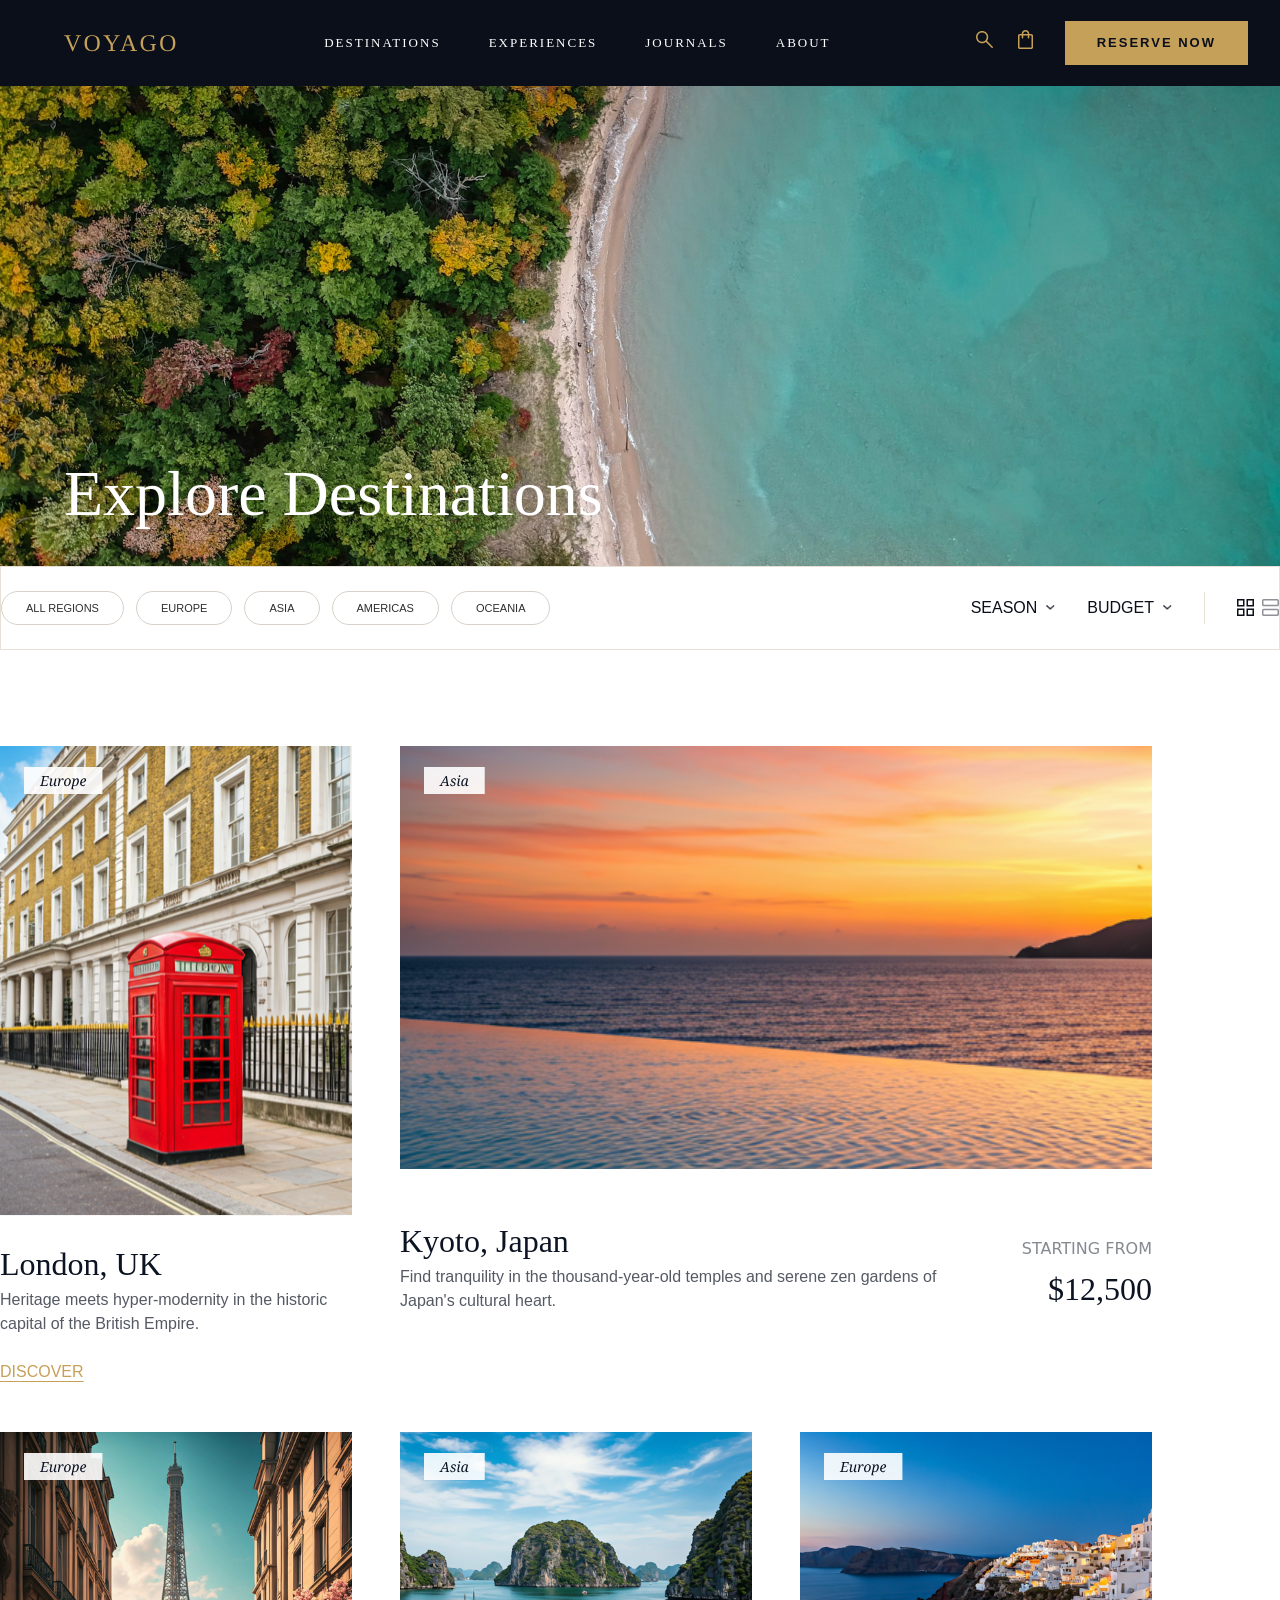
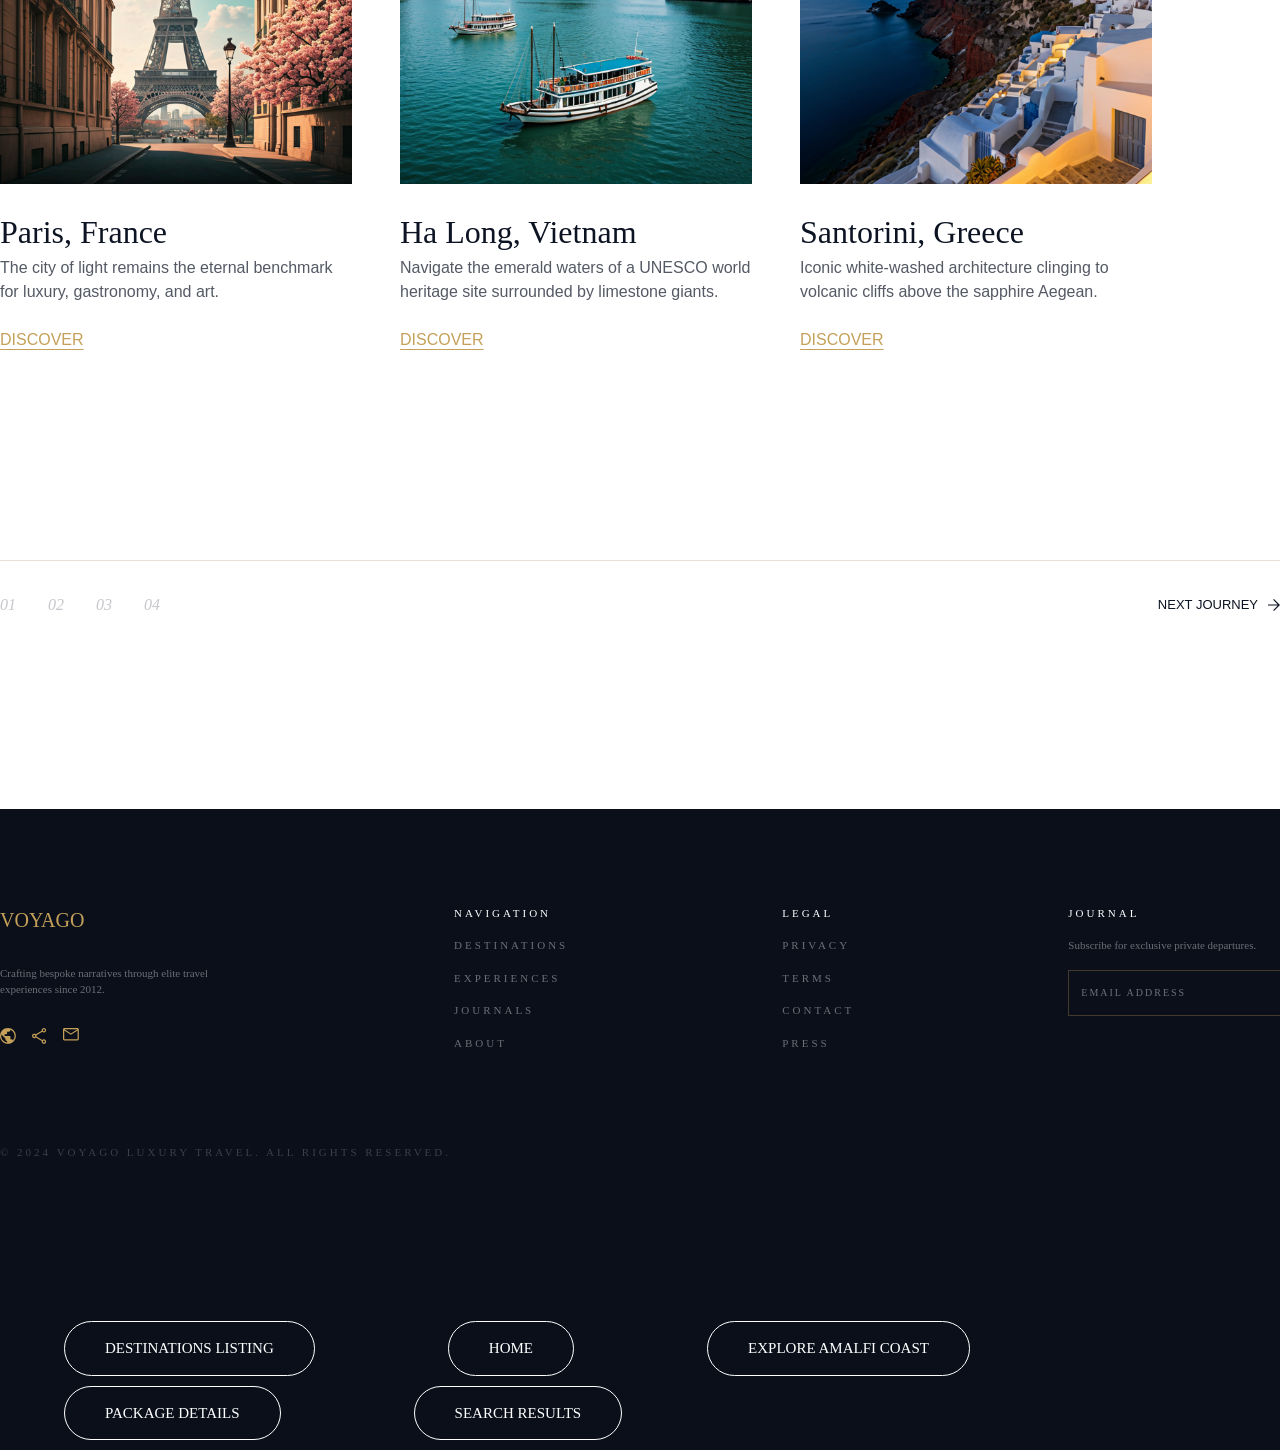
<file: index.html>
<!doctype html>
<html lang="en">
  <head>
    <meta charset="UTF-8" />
    <meta name="viewport" content="width=device-width, initial-scale=1.0" />
    <title>DESTINATIONS LISTING</title>
    <link rel="stylesheet" href="./assets/css/output.css" />
  </head>
  <body class="bg-[#0A0F1A] text-white">
    <header class="">
      <div class="container mx-auto flex justify-between items-center">
        <div class="logo">
          <a href="./index.html">
            <img
              src="./assets/image/Destinations Listing/VOYAGO.svg"
              class="w-[115px] h-[32px] sm:ml-[64px]"
            />
          </a>
        </div>
        <div class="list hidden md:block">
          <ul
            class="flex gap-[48px] text-[#FFFFFF] font-abhaya-libra text-[13px] tracking-[2px]"
          >
            <li
              class="hover:text-[#C5A059] hover:underline underline-offset-4 transition tracking-[2px]"
            >
              <a href="#">DESTINATIONS</a>
            </li>
            <li
              class="hover:text-[#C5A059] hover:underline underline-offset-4 transition tracking-[2px]"
            >
              <a href="#">EXPERIENCES</a>
            </li>
            <li
              class="hover:text-[#C5A059] hover:underline underline-offset-4 transition tracking-[2px]"
            >
              <a href="#">JOURNALS</a>
            </li>
            <li
              class="hover:text-[#C5A059] hover:underline underline-offset-4 transition tracking-[2px]"
            >
              <a href="#">ABOUT</a>
            </li>
          </ul>
        </div>
        <div class="icons">
          <ul class="flex">
            <li>
              <a href="#">
                <img
                  class="my-[30.9px]"
                  src="./assets/image/Destinations Listing/search.svg"
                />
              </a>
            </li>
            <li>
              <a href="#">
                <img
                  class="my-[30px]"
                  src="./assets/image/Destinations Listing/margin.svg"
                />
              </a>
            </li>
            <li>
              <a href="#">
                <button
                  class="bg-[#C5A059] px-[32px] py-[12px] text-[#0A0F1A] mx-[32px] my-[21px] font-manrope font-semibold text-[13px] tracking-[2px]"
                >
                  RESERVE NOW
                </button>
              </a>
            </li>
          </ul>
        </div>
      </div>
    </header>
    <section class="hero">
      <div class="bg-red-400 relative h-[480px] overflow-hidden">
        <img
          src="./assets/image/Destinations Listing/medium.jpg"
          class="w-full h-full object-cover xs: h-[480px] w-[390px]"
        />
        <!--  class="w-full h-full object-fill  xs: h-[480px] w-[390px]" -->
        <h1
          class="absolute bottom-10 left-16 text-white text-6xl font-noto-serif text-[64px]"
        >
          <!-- absolute: put text over the image 
                bottom-10: space from bottom
                left-16: space from left 
                text-white: white text color
                text-6xl: large text size -->
          Explore Destinations
        </h1>
      </div>
    </section>
    <section class="bg-white border border-[#E8E0D5] h-[84px]">
      <div class="container mx-auto">
        <div class="flex items-center justify-between gap-[280px] my-[24px]">
          <div class="flex gap-[12px] flex-wrap font-manrope text-[11px]">
            <button
              class="px-[24px] py-[8px] border border-[#D9D1C7] text-[#2E2E2E] rounded-full hover:bg-[#E4C285] hover:border-[#CFC4B8] transition"
            >
              ALL REGIONS
            </button>
            <button
              class="px-[24px] py-[8px] border border-[#D9D1C7] text-[#2E2E2E] rounded-full hover:bg-[#E4C285] hover:border-[#CFC4B8] transition"
            >
              EUROPE
            </button>
            <button
              class="px-[24px] py-[8px] border border-[#D9D1C7] text-[#2E2E2E] rounded-full hover:bg-[#E4C285] hover:border-[#CFC4B8] transition"
            >
              ASIA
            </button>
            <button
              class="px-[24px] py-[8px] border border-[#D9D1C7] text-[#2E2E2E] rounded-full hover:bg-[#E4C285] hover:border-[#CFC4B8] transition"
            >
              AMERICAS
            </button>
            <button
              class="px-[24px] py-[8px] border border-[#D9D1C7] text-[#2E2E2E] rounded-full hover:bg-[#E4C285] hover:border-[#CFC4B8] transition"
            >
              OCEANIA
            </button>
          </div>

          <!--round-full: full rounded corners
        border: add border
        -->
          <div
            class="flex items-center justify-between gap-[32px] font-manrope font-normal text-[16px]"
          >
            <div class="flex flex-wrap gap-[9px]">
              <p class="text-[#0A0F1A]">SEASON</p>
              <img
                src="./assets/image/Destinations Listing/arrow-icons.png"
                class="w-[9px] h-[5px] my-[9px]"
              />
            </div>
            <div class="flex gap-[9px]">
              <p class="text-[#0A0F1A]">BUDGET</p>
              <img
                src="./assets/image/Destinations Listing/arrow-icons.png"
                class="w-[9px] h-[5px] my-[9px]"
              />
            </div>
            <div>
              <img
                src="./assets/image/Destinations Listing/Vertical Divider.svg"
              />
            </div>
            <div>
              <img src="./assets/image/Destinations Listing/Container.svg" />
            </div>
          </div>
        </div>
      </div>
    </section>
    <section class="h-[96px] bg-white"></section>
    <section class="bg-white">
      <div class="container mx-auto">
        <!--max-w-[1280px] mx-auto-->
        <div class="flex gap-[48px] w-[352px]">
          <div>
            <img
              src="./assets/image/Destinations Listing/London.svg"
              class="w-[352px]"
            />
            <h1 class="text-[#0C1322] font-noto-serif text-[32px]">
              London, UK
            </h1>
            <p class="text-[#0C1322]/70 w-[352px] font-manrope text-[16px]">
              Heritage meets hyper-modernity in the historic capital of the
              British Empire.
            </p>
            <p
              class="text-[#0C1322] font-manrope text-[16px] mt-[24px] text-[#C5A059] underline underline-offset-4"
            >
              DISCOVER
            </p>
          </div>
          <div>
            <div class="w-[752px]">
              <img
                src="./assets/image/Destinations Listing/Kyoto.svg"
                class="w-full"
              />
              <div class="flex justify-between items-end mt-6">
                <div>
                  <h1 class="text-[#0C1322] font-noto-serif text-[32px]">
                    Kyoto, Japan
                  </h1>
                  <p
                    class="text-[#0C1322]/70 w-[556px] font-manrope text-[16px]"
                  >
                    Find tranquility in the thousand-year-old temples and serene
                    zen gardens of Japan's cultural heart.
                  </p>
                </div>
                <div class="text-right">
                  <p class="text-[#0C1322]/50">STARTING FROM</p>
                  <p
                    class="text-[#0C1322] font-noto-serif text-[32px] mt-[4px]"
                  >
                    $12,500
                  </p>
                </div>
              </div>
            </div>
          </div>
        </div>
        <div class="flex my-[48px] gap-[48px]">
          <div>
            <img src="./assets/image/Destinations Listing/Paris.svg" />
            <h1 class="text-[#0C1322] font-noto-serif text-[32px]">
              Paris, France
            </h1>
            <p class="text-[#0C1322]/70 w-[345px] font-manrope text-[16px]">
              The city of light remains the eternal benchmark for luxury,
              gastronomy, and art.
            </p>
            <p
              class="text-[#0C1322] font-manrope text-[16px] mt-[24px] text-[#C5A059] underline underline-offset-4"
            >
              DISCOVER
            </p>
          </div>
          <div>
            <img src="./assets/image/Destinations Listing/Ha Long.svg" />
            <h1 class="text-[#0C1322] font-noto-serif text-[32px]">
              Ha Long, Vietnam
            </h1>
            <p class="text-[#0C1322]/70 w-[352px] font-manrope text-[16px]">
              Navigate the emerald waters of a UNESCO world heritage site
              surrounded by limestone giants.
            </p>
            <p
              class="text-[#0C1322] font-manrope text-[16px] mt-[24px] text-[#C5A059] underline underline-offset-4"
            >
              DISCOVER
            </p>
          </div>
          <div>
            <img src="./assets/image/Destinations Listing/Santorini.svg" />
            <h1 class="text-[#0C1322] font-noto-serif text-[32px]">
              Santorini, Greece
            </h1>
            <p class="text-[#0C1322]/70 w-[326px] font-manrope text-[16px]">
              Iconic white-washed architecture clinging to volcanic cliffs above
              the sapphire Aegean.
            </p>
            <p
              class="text-[#0C1322] font-manrope text-[16px] mt-[24px] text-[#C5A059] underline underline-offset-4"
            >
              DISCOVER
            </p>
          </div>
        </div>

        <div class="container py-[160px]">
          <div class="border-t-1 border-[#E8E0D5]"></div>
          <div class="flex items-center justify-between">
            <div class="flex gap-[32px] py-[32px]">
              <p
                class="text-[#C6C6CC] hover:text-[#0C1322] italic font-noto-serif text-[16px]"
              >
                01
              </p>
              <p
                class="text-[#C6C6CC] hover:text-[#0C1322] italic font-noto-serif text-[16px]"
              >
                02
              </p>
              <p
                class="text-[#C6C6CC] hover:text-[#0C1322] italic font-noto-serif text-[16px]"
              >
                03
              </p>
              <p
                class="text-[#C6C6CC] hover:text-[#0C1322] italic font-noto-serif text-[16px]"
              >
                04
              </p>
            </div>
            <div class="flex gap-[10px]">
              <p class="text-[#0C1322] font-manrope text-[13px]">
                NEXT JOURNEY
              </p>
              <img
                src="./assets/image/Destinations Listing/arrow-Pagination.svg"
                class="w-[12px] h-[12px] mt-[4.5px]"
              />
            </div>
          </div>
        </div>
      </div>
    </section>
    <section class="Footer">
      <div class="container mx-auto mt-[96px] mb-[161px]">
        <div class="flex gap-[150px]">
          <div class="mr-[64px]">
            <p class="text-[#C5A059] font-abhaya-libra text-[20px]">VOYAGO</p>
            <p
              class="w-[240px] py-[30px] text-[11px] text-[#FFFFFF]/40 font-abhaya-libra"
            >
              Crafting bespoke narratives through elite travel experiences since
              2012.
            </p>
            <div class="flex gap-[16px] pb-[100px]">
              <img src="./assets/image/Destinations Listing/first-footer.svg" />
              <img src="./assets/image/Destinations Listing/shear.svg" />
              <img src="./assets/image/Destinations Listing/email.svg" />
            </div>
          </div>
          <div class="mr-[64px]">
            <p
              class="text-[#FFFFFF] font-abhaya-libra text-[11px] tracking-[3px]"
            >
              NAVIGATION
            </p>
            <p
              class="text-[#FFFFFF]/40 font-abhaya-libra text-[11px] mt-[16px] tracking-[3px]"
            >
              DESTINATIONS
            </p>
            <p
              class="text-[#FFFFFF]/40 font-abhaya-libra text-[11px] mt-[16px] tracking-[3px]"
            >
              EXPERIENCES
            </p>
            <p
              class="text-[#FFFFFF]/40 font-abhaya-libra text-[11px] mt-[16px] tracking-[3px]"
            >
              JOURNALS
            </p>
            <p
              class="text-[#FFFFFF]/40 font-abhaya-libra text-[11px] mt-[16px] tracking-[3px]"
            >
              ABOUT
            </p>
          </div>
          <div class="mr-[64px]">
            <p
              class="text-[#FFFFFF] font-abhaya-libra text-[11px] tracking-[3px]"
            >
              LEGAL
            </p>
            <p
              class="text-[#FFFFFF]/40 font-abhaya-libra text-[11px] mt-[16px] tracking-[3px]"
            >
              PRIVACY
            </p>
            <p
              class="text-[#FFFFFF]/40 font-abhaya-libra text-[11px] mt-[16px] tracking-[3px]"
            >
              TERMS
            </p>
            <p
              class="text-[#FFFFFF]/40 font-abhaya-libra text-[11px] mt-[16px] tracking-[3px]"
            >
              CONTACT
            </p>
            <p
              class="text-[#FFFFFF]/40 font-abhaya-libra text-[11px] mt-[16px] tracking-[3px]"
            >
              PRESS
            </p>
          </div>
          <div>
            <p
              class="text-[#FFFFFF] font-abhaya-libra text-[11px] tracking-[3px]"
            >
              JOURNAL
            </p>
            <p
              class="text-[#FFFFFF]/40 font-abhaya-libra text-[11px] mt-[16px]"
            >
              Subscribe for exclusive private departures.
            </p>
            <button
              class="border border-[#C5A059]/30 px-[12px] pt-[14px] pb-[15px] flex gap-[16px] mt-[16px] w-[240px]"
            >
              <p
                class="text-[#6B7280] text-[10px] font-abhaya-libra w-[214px] text-left tracking-[2px]"
              >
                EMAIL ADDRESS
              </p>
              <img
                src="./assets/image/Destinations Listing/arrow-footer.svg"
                class="text-right"
              />
            </button>
          </div>
        </div>
        <p
          class="text-[#FFFFFF]/20 font-abhaya-libra text-[11px] tracking-[3px]"
        >
          © 2024 VOYAGO LUXURY TRAVEL. ALL RIGHTS RESERVED.
        </p>
      </div>
    </section>
  </body>
</html>
<ul>
  <li>
    <a href="./index.html">
      <button
        class="text-[#FFFFFF] font-abhaya-libra text-[15px] mx-[64px] rounded-full border border-[#FFFFFF] hover:text-[#E4C285] hover:border-[#CFC4B8] hover:underline transition px-[40px] py-[15px] mb-[10px]"
      >
        DESTINATIONS LISTING
      </button>
    </a>
    <a href="./home.html">
      <button
        class="text-[#FFFFFF] font-abhaya-libra text-[15px] mx-[64px] rounded-full border border-[#FFFFFF] hover:text-[#E4C285] hover:border-[#CFC4B8] hover:underline transition px-[40px] py-[15px] mb-[10px] uppercase"
      >
        Home
      </button>
    </a>
    <a href="./amalfi.html">
      <button
        class="text-[#FFFFFF] font-abhaya-libra text-[15px] mx-[64px] rounded-full border border-[#FFFFFF] hover:text-[#E4C285] hover:border-[#CFC4B8] hover:underline transition px-[40px] py-[15px] mb-[10px] uppercase"
      >
        Explore Amalfi Coast
      </button>
    </a>
    <a href="./package-details.html">
      <button
        class="text-[#FFFFFF] font-abhaya-libra text-[15px] mx-[64px] rounded-full border border-[#FFFFFF] hover:text-[#E4C285] hover:border-[#CFC4B8] hover:underline transition px-[40px] py-[15px] mb-[10px] uppercase"
      >
        Package Details
      </button>
    </a>
    <a href="./search-results.html">
      <button
        class="text-[#FFFFFF] font-abhaya-libra text-[15px] mx-[64px] rounded-full border border-[#FFFFFF] hover:text-[#E4C285] hover:border-[#CFC4B8] hover:underline transition px-[40px] py-[15px] mb-[10px] uppercase"
      >
        Search Results
      </button>
    </a>
  </li>
</ul>
</file>
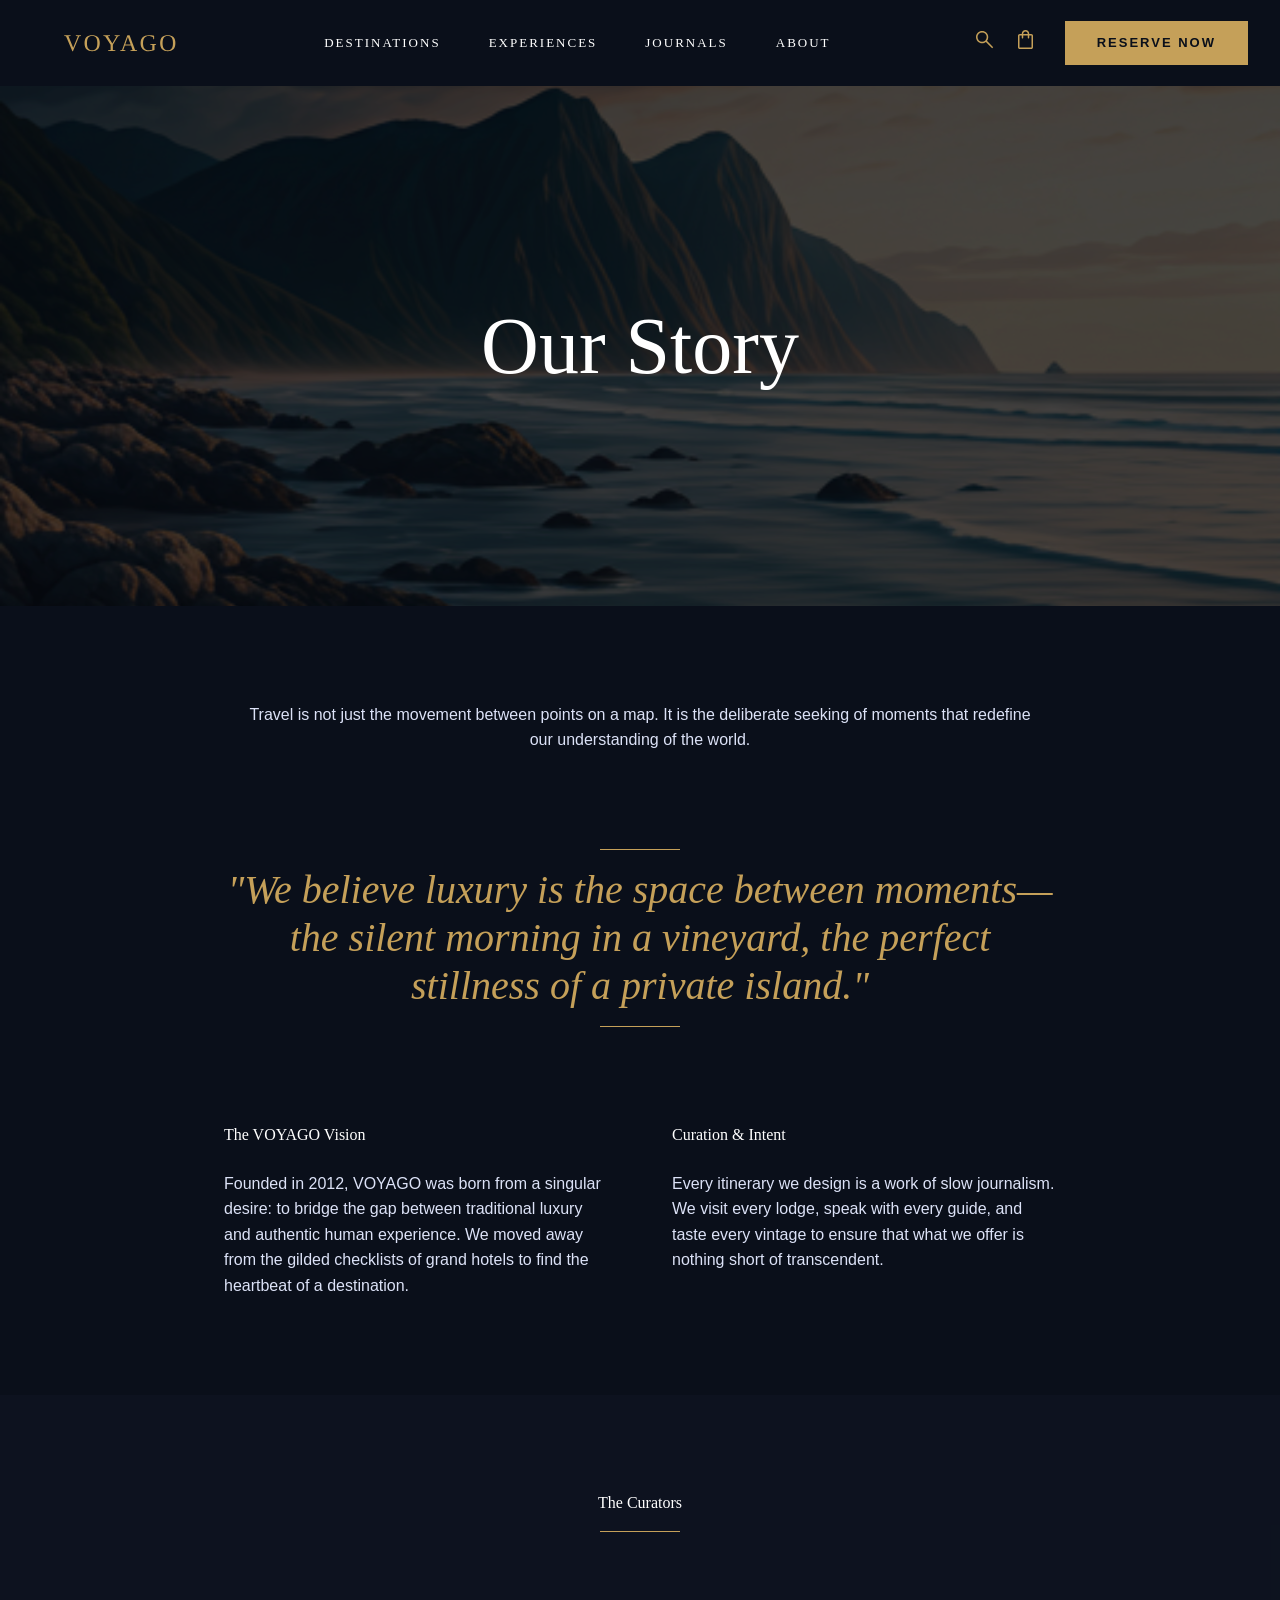
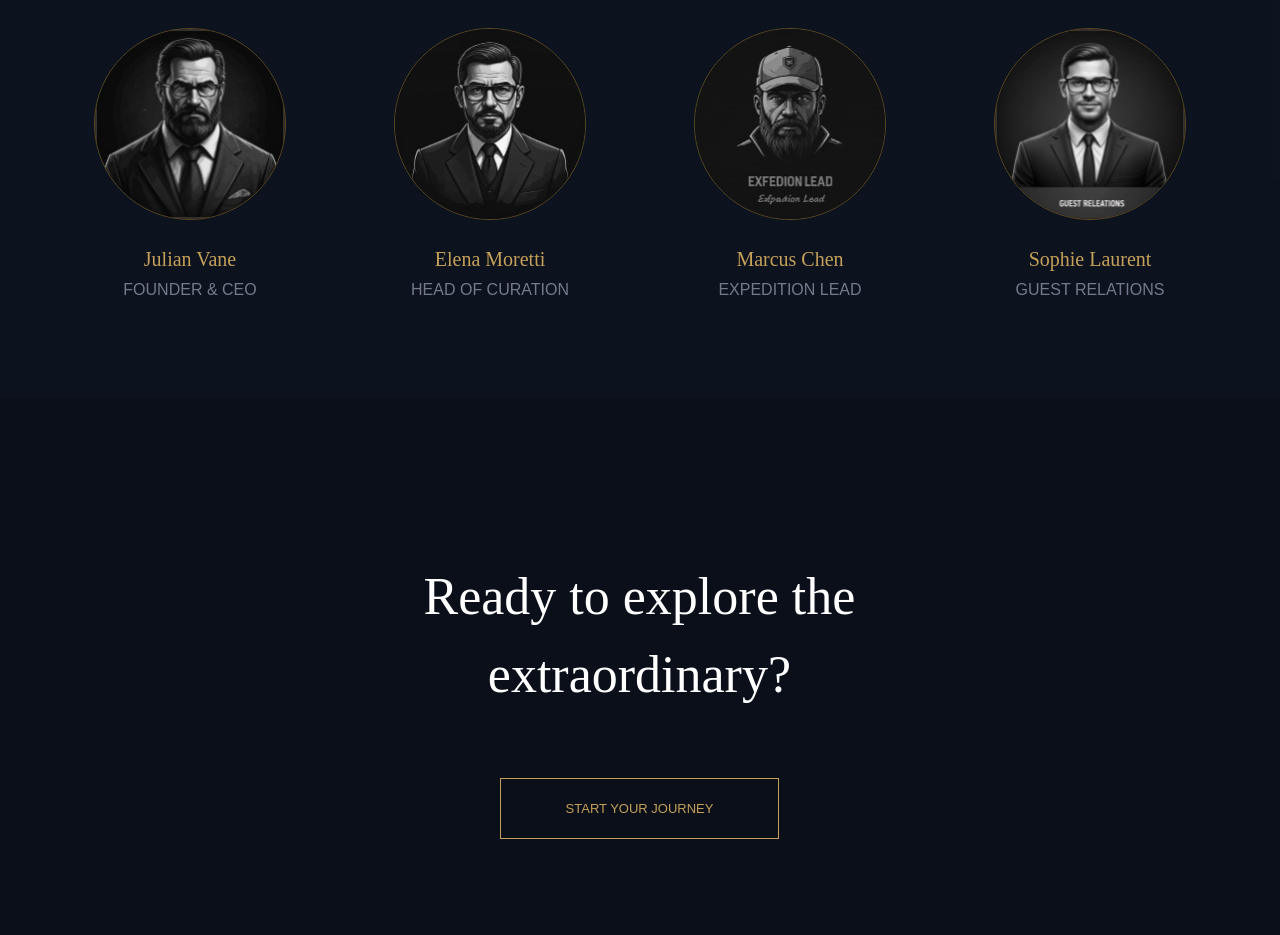
<file: about.html>
<!doctype html>
<html lang="en">
  <head>
    <meta charset="UTF-8" />
    <meta name="viewport" content="width=device-width, initial-scale=1.0" />
    <title>Our Story</title>
    <link rel="stylesheet" href="./assets/css/output.css" />
  </head>
  <body class="bg-[#0A0F1A] text-white">
    <header class="">
      <div class="container mx-auto flex justify-between items-center">
        <div class="logo">
          <a href="./index.html">
            <img
              src="./assets/image/Our Story/VOYAGO.svg"
              class="w-[115px] h-[32px] sm:ml-[64px]"
            />
          </a>
        </div>
        <div class="list hidden md:block">
          <ul
            class="flex gap-[48px] text-[#FFFFFF] font-abhaya-libra text-[13px] tracking-[2px]"
          >
            <li
              class="hover:text-[#C5A059] hover:underline underline-offset-4 transition tracking-[2px]"
            >
              <a href="#">DESTINATIONS</a>
            </li>
            <li
              class="hover:text-[#C5A059] hover:underline underline-offset-4 transition tracking-[2px]"
            >
              <a href="#">EXPERIENCES</a>
            </li>
            <li
              class="hover:text-[#C5A059] hover:underline underline-offset-4 transition tracking-[2px]"
            >
              <a href="#">JOURNALS</a>
            </li>
            <li
              class="hover:text-[#C5A059] hover:underline underline-offset-4 transition tracking-[2px]"
            >
              <a href="#">ABOUT</a>
            </li>
          </ul>
        </div>
        <div class="icons">
          <ul class="flex">
            <li>
              <a href="#">
                <img
                  class="my-[30.9px]"
                  src="./assets/image/Our Story/search.svg"
                />
              </a>
            </li>
            <li>
              <a href="#">
                <img
                  class="my-[30px]"
                  src="./assets/image/Our Story/margin.svg"
                />
              </a>
            </li>
            <li>
              <a href="#">
                <button
                  class="bg-[#C5A059] px-[32px] py-[12px] text-[#0A0F1A] mx-[32px] my-[21px] font-manrope font-semibold text-[13px] tracking-[2px]"
                >
                  RESERVE NOW
                </button>
              </a>
            </li>
          </ul>
        </div>
      </div>
    </header>
    <section class="relative h-[520px] overflow-hidden">
      <img
        src="./assets/image/Our Story/Hero section.svg"
        alt="Hero"
        class="absolute inset-0 w-full h-full object-cover"
      />

      <div class="absolute inset-0 bg-black/35"></div>

      <div
        class="relative z-10 h-full flex flex-col items-center justify-center text-center px-4"
      >
        <h1
          class="font-noto-serif text-white text-[80px] leading-[0.95] max-w-[900px]"
        >
          Our Story
        </h1>
      </div>
    </section>
    <section class="px-[160px] py-[96px]">
      <div>
        <p
          class="font-manrope text-[16px] text-[#DCE2F7] max-w-[808px] mx-auto text-center leading-[160%]"
        >
          <!-- max-width: keeps the content from becoming too wide
             mx-auto: centers the element horizontally
             text-center: centers the text inside the element
             leading-[160%]: adds more space between text lines for better readability -->
          Travel is not just the movement between points on a map. It is the
          deliberate seeking of moments that redefine our understanding of the
          world.
        </p>
      </div>
      <div class="w-[832px] mx-auto mt-[96px] text-center">
        <img
          src="./assets/image/Our Story/Horizontal Divider.svg"
          class="mx-auto"
        />
        <p
          class="font-noto-serif text-[40px] italic text-[#C5A059] leading-[120%] mt-[16px] mb-[16px]"
        >
          "We believe luxury is the space between moments—the silent morning in
          a vineyard, the perfect stillness of a private island."
        </p>
        <img
          src="./assets/image/Our Story/Horizontal Divider.svg"
          class="mx-auto"
        />
      </div>
      <div class="mt-[96px] flex justify-center gap-[64px]">
        <!-- justify-center: centers flex items horizontally  -->
        <div class="w-[384px]">
          <p class="font-noto-serif text-[16px] text-[#FFFFFF]">
            The VOYAGO Vision
          </p>
          <p
            class="font-manrope text-[16px] text-[#DCE2F7] mt-[24px] leading-[160%]"
          >
            Founded in 2012, VOYAGO was born from a singular desire: to bridge
            the gap between traditional luxury and authentic human experience.
            We moved away from the gilded checklists of grand hotels to find the
            heartbeat of a destination.
          </p>
        </div>
        <div class="w-[384px]">
          <p class="font-noto-serif text-[16px] text-[#FFFFFF]">
            Curation & Intent
          </p>
          <p
            class="font-manrope text-[16px] text-[#DCE2F7] mt-[24px] leading-[160%]"
          >
            Every itinerary we design is a work of slow journalism. We visit
            every lodge, speak with every guide, and taste every vintage to
            ensure that what we offer is nothing short of transcendent.
          </p>
        </div>
      </div>
    </section>
    <section class="py-[96px] bg-[#141B2B]/30">
      <div class="max-w-[1280px] mx-auto">
        <div>
          <p
            class="w-[98.52] text-center text-[#FFFFFF] font-noto-serif text-[16px]"
          >
            The Curators
          </p>
          <img
            src="./assets/image/Our Story/Horizontal Divider.svg"
            class="mt-[16px] mx-auto"
          />
        </div>
        <div class="flex justify-center gap-[48px] mt-[96px]">
          <div class="w-[252px] text-center">
            <div
              class="w-[192px] h-[192px] rounded-full overflow-hidden border border-[#5B4A1F] mx-auto"
            >
              <img
                src="./assets/image/Our Story/Julian Vane.svg"
                class="w-full h-full object-cover"
              />
            </div>
            <p class="font-noto-serif text-[20px] text-[#C5A059] mt-[24px]">
              Julian Vane
            </p>
            <p
              class="font-manrope text-[16px] text-[#DCE2F7]/50 font-light mt-[4px] text-center"
            >
              FOUNDER & CEO
            </p>
          </div>
          <div class="w-[252px] text-center">
            <div
              class="w-[192px] h-[192px] rounded-full overflow-hidden border border-[#5B4A1F] mx-auto"
            >
              <img
                src="./assets/image/Our Story/Elena Moretti.svg"
                class="w-full h-full object-cover"
              />
            </div>
            <p class="font-noto-serif text-[20px] text-[#C5A059] mt-[24px]">
              Elena Moretti
            </p>
            <p
              class="font-manrope text-[16px] text-[#DCE2F7]/50 font-light mt-[4px] text-center"
            >
              HEAD OF CURATION
            </p>
          </div>
          <div class="w-[252px] text-center">
            <div
              class="w-[192px] h-[192px] rounded-full overflow-hidden border border-[#5B4A1F] mx-auto"
            >
              <img
                src="./assets/image/Our Story/Marcus Chen.svg"
                class="w-full h-full object-cover"
              />
            </div>
            <p class="font-noto-serif text-[20px] text-[#C5A059] mt-[24px]">
              Marcus Chen
            </p>
            <p
              class="font-manrope text-[16px] text-[#DCE2F7]/50 font-light mt-[4px] text-center"
            >
              EXPEDITION LEAD
            </p>
          </div>
          <div class="w-[252px] text-center">
            <div
              class="w-[192px] h-[192px] rounded-full overflow-hidden border border-[#5B4A1F] mx-auto"
            >
              <img
                src="./assets/image/Our Story/Sophie Laurent.svg"
                class="w-full h-full object-cover"
              />
            </div>
            <p class="font-noto-serif text-[20px] text-[#C5A059] mt-[24px]">
              Sophie Laurent
            </p>
            <p
              class="font-manrope text-[16px] text-[#DCE2F7]/50 font-light mt-[4px] text-center"
            >
              GUEST RELATIONS
            </p>
          </div>
        </div>
      </div>
    </section>
    <section class="pb-[96px]">
      <div class="max-w-[1280px] mx-auto">
        <div class="mt-[160px] ml-[240px]">
          <p
            class="font-noto-serif text-[52px] text-[#FFFFFF] text-center ml-[145px] w-[508.78px] pb-[64px]"
          >
            Ready to explore the extraordinary?
          </p>
        </div>
        <button
          class="w-[279.05px] font-manrope text-[13px] text-[#C5A059] py-[20px] px-[48px] border border-text[#C5A059] text-center ml-[500px]"
        >
         <p>START YOUR JOURNEY</p> 
        </button>
      </div>
    </section>
  </body>
</html>
</file>
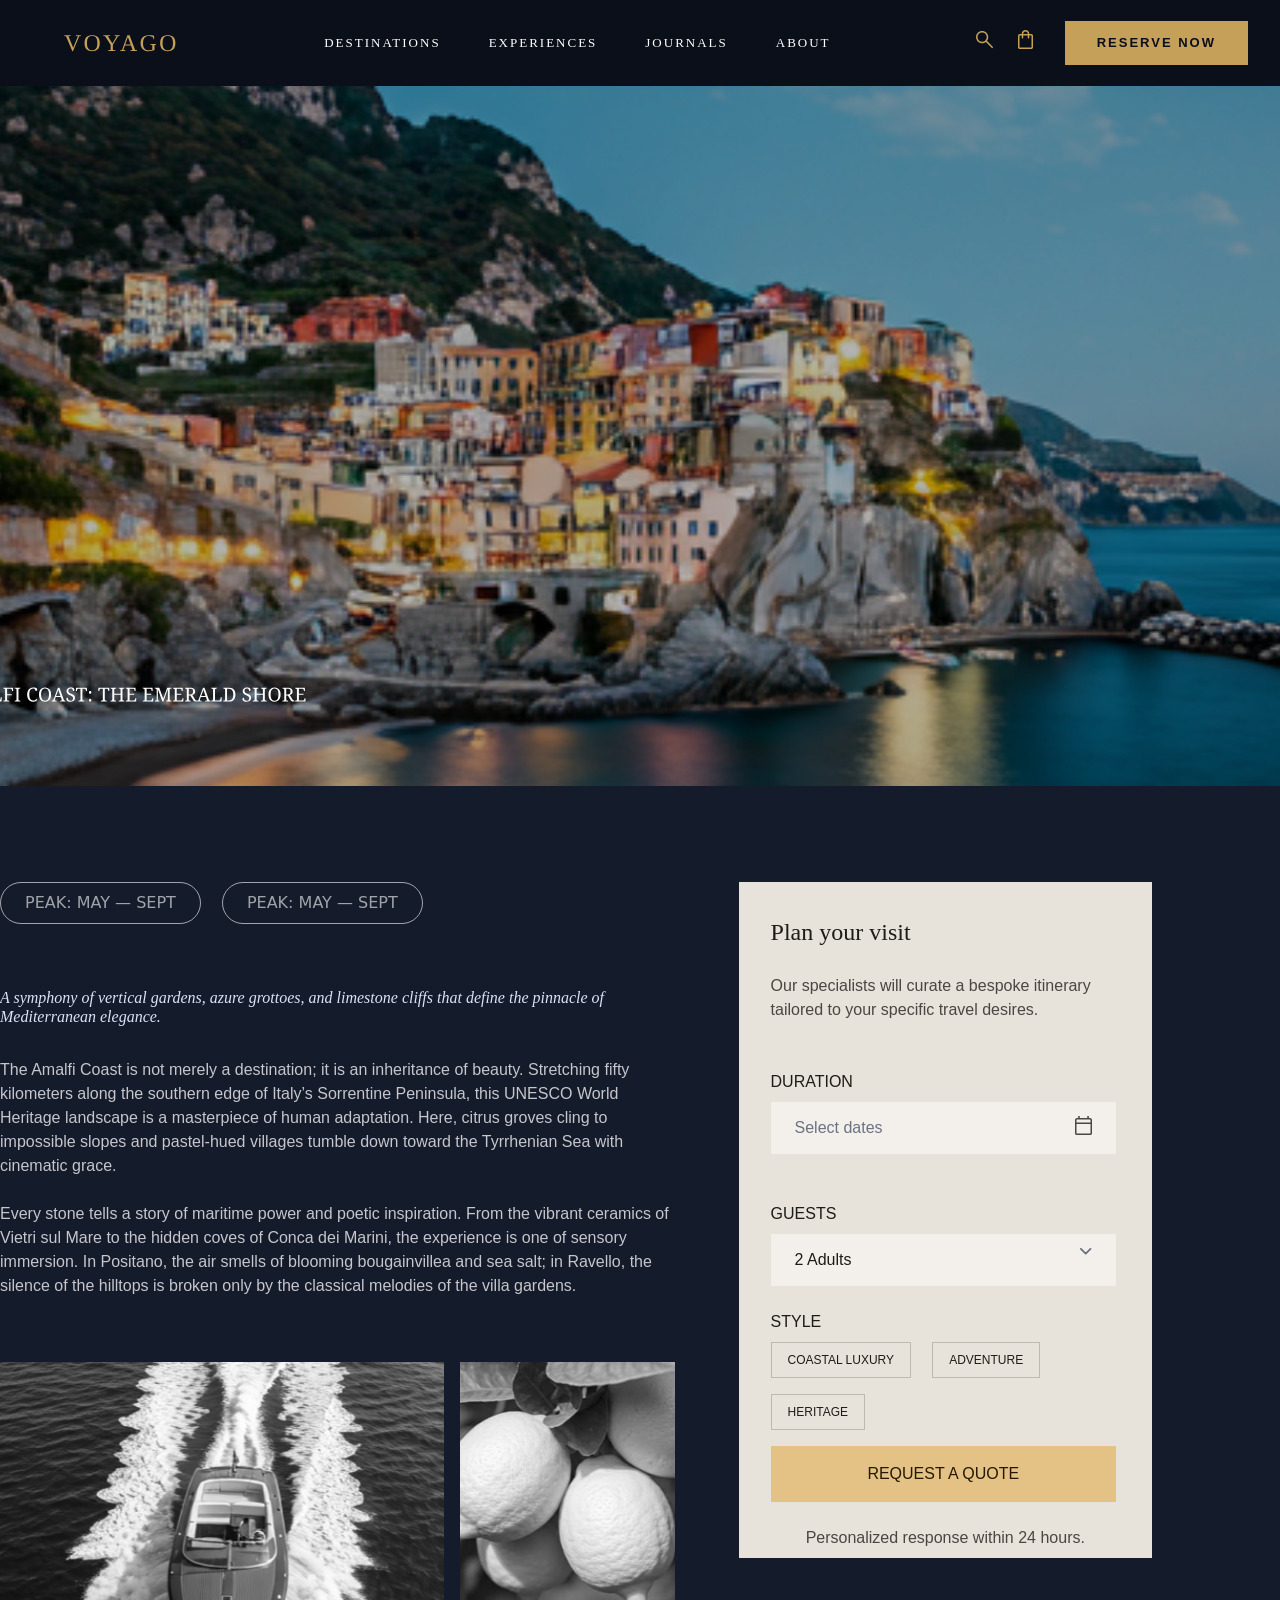
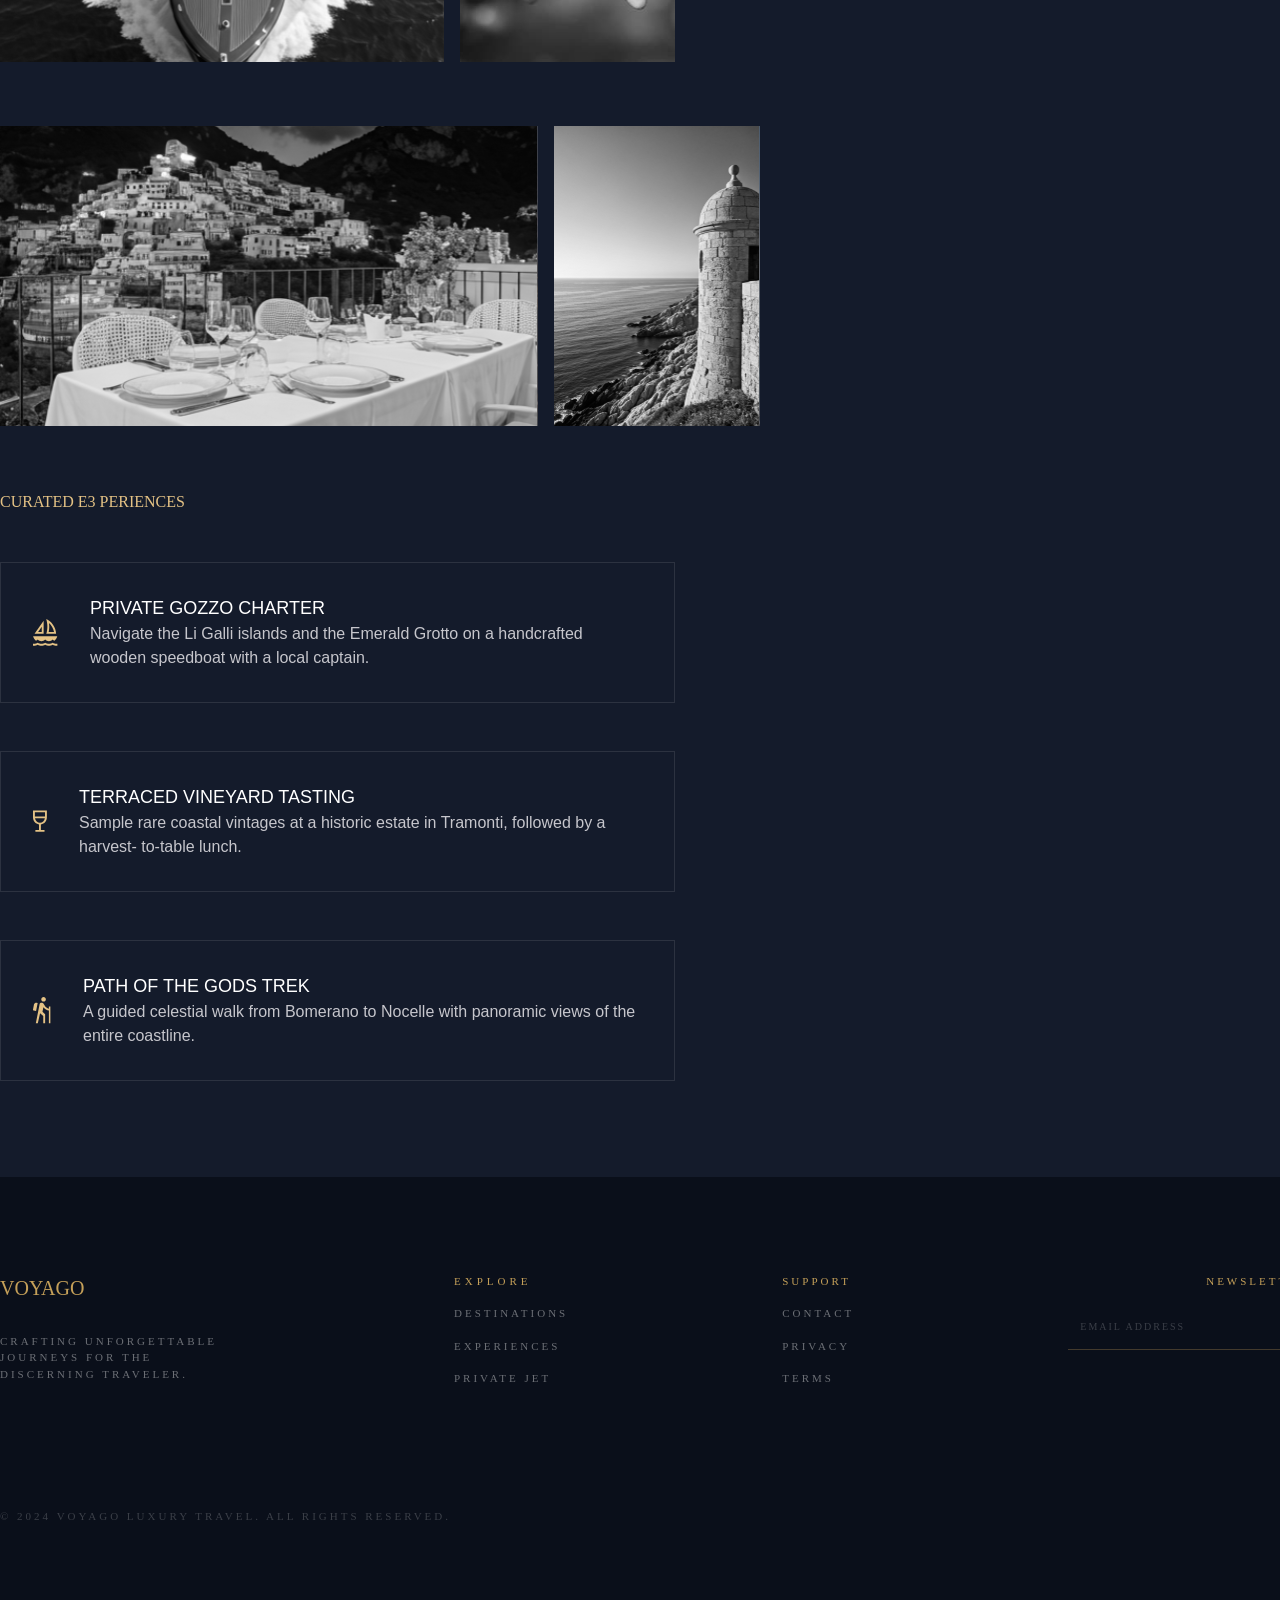
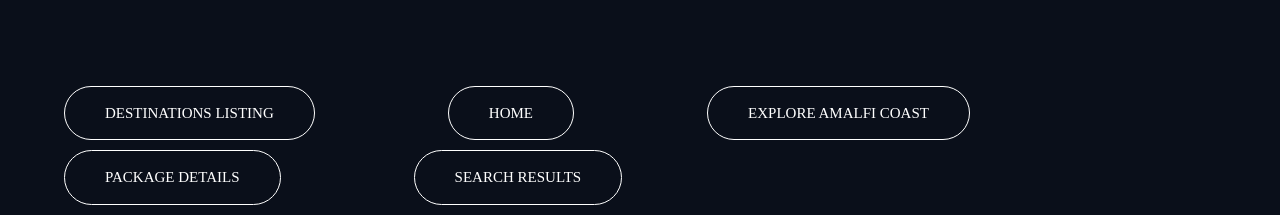
<file: amalfi.html>
<!doctype html>
<html lang="en">
  <head>
    <meta charset="UTF-8" />
    <meta name="viewport" content="width=device-width, initial-scale=1.0" />
    <title>Explore Amalfi Coast</title>
    <link rel="stylesheet" href="./assets/css/output.css" />
  </head>
  <body class="bg-[#0A0F1A] text-white">
    <header class="">
      <div class="container mx-auto flex justify-between items-center">
        <div class="logo">
          <a href="./index.html">
            <img
              src="./assets/image/Explore Amalfi Coast/VOYAGO.svg"
              class="w-[115px] h-[32px] sm:ml-[64px]"
            />
          </a>
        </div>
        <div class="list hidden md:block">
          <ul
            class="flex gap-[48px] text-[#FFFFFF] font-abhaya-libra text-[13px]"
          >
            <li
              class="hover:text-[#C5A059] hover:underline underline-offset-4 transition tracking-[2px]"
            >
              <a href="#">DESTINATIONS</a>
            </li>
            <li
              class="hover:text-[#C5A059] hover:underline underline-offset-4 transition tracking-[2px]"
            >
              <a href="#">EXPERIENCES</a>
            </li>
            <li
              class="hover:text-[#C5A059] hover:underline underline-offset-4 transition tracking-[2px]"
            >
              <a href="#">JOURNALS</a>
            </li>
            <li
              class="hover:text-[#C5A059] hover:underline underline-offset-4 transition tracking-[2px]"
            >
              <a href="#">ABOUT</a>
            </li>
          </ul>
        </div>
        <div class="icons">
          <ul class="flex">
            <li>
              <a href="#">
                <img
                  class="my-[30.9px]"
                  src="./assets/image/Explore Amalfi Coast/search.svg"
                />
              </a>
            </li>
            <li>
              <a href="#">
                <img
                  class="my-[30px]"
                  src="./assets/image/Explore Amalfi Coast/margin.svg"
                />
              </a>
            </li>
            <li>
              <a href="#">
                <button
                  class="bg-[#C5A059] px-[32px] py-[12px] text-[#0A0F1A] mx-[32px] my-[21px] font-manrope font-semibold text-[13px] tracking-[2px]"
                >
                  RESERVE NOW
                </button>
              </a>
            </li>
          </ul>
        </div>
      </div>
    </header>
    <section class="hero">
      <div class="bg-red-400 relative h-[700px] overflow-hidden">
        <img
          src="./assets/image/Explore Amalfi Coast/Hero Section.svg"
          class="w-full h-full object-cover xs: h-[480px] w-[390px]"
        />
        <!--  class="w-full h-full object-fill  xs: h-[480px] w-[390px]" -->
      </div>
    </section>
    <!-- <h1
          class="absolute bottom-10 left-16 text-white text-6xl font-noto-serif text-[16px]"
        >
        
          AMALFI COAST: THE EMERALD SHORE
        </h1> -->
    <section class="py-[96px] bg-[#141B2B]">
      <div class="container mx-auto">
        <div class="flex gap-[64px]">
          <div class="w-[674.56px]">
            <div>
              <button
                class="px-[24px] py-[8px] border border-[#FFFFFF]/60 text-[#FFFFFF]/60 rounded-full hover:text-[#E4C285] hover:border-[#E4C285] transition"
              >
                PEAK: MAY — SEPT
              </button>
              <button
                class="px-[24px] py-[8px] border border-[#FFFFFF]/60 text-[#FFFFFF]/60 rounded-full hover:text-[#E4C285] hover:border-[#E4C285] transition ml-[16px]"
              >
                PEAK: MAY — SEPT
              </button>
            </div>
            <div class="mt-[64px]">
              <p
                class="italic font-noto-serif text-[16px] text-[#DCE2F7] leading-[1.2]"
              >
                A symphony of vertical gardens, azure grottoes, and limestone
                cliffs that define the pinnacle of Mediterranean elegance.
              </p>
              <p class="font-manrope text-[16px] text-[#C6C6CC] mt-[32px]">
                The Amalfi Coast is not merely a destination; it is an
                inheritance of beauty. Stretching fifty kilometers along the
                southern edge of Italy’s Sorrentine Peninsula, this UNESCO World
                Heritage landscape is a masterpiece of human adaptation. Here,
                citrus groves cling to impossible slopes and pastel-hued
                villages tumble down toward the Tyrrhenian Sea with cinematic
                grace.
              </p>
              <p class="font-manrope text-[16px] text-[#C6C6CC] mt-[24px]">
                Every stone tells a story of maritime power and poetic
                inspiration. From the vibrant ceramics of Vietri sul Mare to the
                hidden coves of Conca dei Marini, the experience is one of
                sensory immersion. In Positano, the air smells of blooming
                bougainvillea and sea salt; in Ravello, the silence of the
                hilltops is broken only by the classical melodies of the villa
                gardens.
              </p>
            </div>
            <div class="grid grid-cols-3 gap-[16px] mt-[64px]">
              <img
                src="./assets/image/Explore Amalfi Coast/Boat.svg"
                class="col-span-2 w-full h-[300px] object-cover"
              />
              <img
                src="./assets/image/Explore Amalfi Coast/Lemon.svg"
                class="w-full h-[300px] object-cover"
              />
            </div>
            <div class="flex gap-[16px] mt-[64px]">
              <img
                src="./assets/image/Explore Amalfi Coast/Restaurant.svg"
                class="col-span-2 w-full h-[300px] object-cover"
              />
              <img
                src="./assets/image/Explore Amalfi Coast/View.svg"
                class="col-span-2 w-full h-[300px] object-cover"
              />
            </div>
            <div class="mt-[64px]">
              <p class="font-noto-serif text-[16px] text-[#E4C285]">
                CURATED E3 PERIENCES
              </p>
              <div>
                <div
                  class="py-[32px] px-[32px] flex gap-[32px] mt-[48px] border border-[#FFFFFF]/10"
                >
                  <img
                    src="./assets/image/Explore Amalfi Coast/ship-Icon.svg"
                  />
                  <div>
                    <p class="font-manrope text-[18px] text-[#FFFFFF]">
                      PRIVATE GOZZO CHARTER
                    </p>
                    <p class="font-manrope text-[16px] text-[#C6C6CC]">
                      Navigate the Li Galli islands and the Emerald Grotto on a
                      handcrafted wooden speedboat with a local captain.
                    </p>
                  </div>
                </div>
                <div
                  class="py-[32px] px-[32px] flex gap-[32px] mt-[48px] border border-[#FFFFFF]/10"
                >
                  <img
                    src="./assets/image/Explore Amalfi Coast/Wine Glass Icon.svg"
                  />
                  <div>
                    <p class="font-manrope text-[18px] text-[#FFFFFF]">
                      TERRACED VINEYARD TASTING
                    </p>
                    <p class="font-manrope text-[16px] text-[#C6C6CC]">
                      Sample rare coastal vintages at a historic estate in
                      Tramonti, followed by a harvest- to-table lunch.
                    </p>
                  </div>
                </div>
                <div
                  class="py-[32px] px-[32px] flex gap-[32px] mt-[48px] border border-[#FFFFFF]/10"
                >
                  <img
                    src="./assets/image/Explore Amalfi Coast/Hiking Icon.svg"
                  />
                  <div>
                    <p class="font-manrope text-[18px] text-[#FFFFFF]">
                      PATH OF THE GODS TREK
                    </p>
                    <p class="font-manrope text-[16px] text-[#C6C6CC]">
                      A guided celestial walk from Bomerano to Nocelle with
                      panoramic views of the entire coastline.
                    </p>
                  </div>
                </div>
              </div>
            </div>
          </div>
          <div class="bg-[#E7E2DA] py-[32px] px-[32px] w-[413.44px] h-[676px]">
            <div class="font-noto-serif text-[24px] text-[#1D1C17]">
              Plan your visit
            </div>
            <div class="font-manrope text-[16px] text-[#494741] mt-[24px]">
              Our specialists will curate a bespoke itinerary tailored to your
              specific travel desires.
            </div>
            <div>
              <div class="mt-[48px]">
                <p class="font-manrope text-[16px] text-[#1D1C17]">DURATION</p>
                <button
                  class="bg-[#FFFFFF]/50 py-[14px] px-[24px] w-[345.44px] flex mt-[8px]"
                >
                  <p
                    class="font-manrope text-[16px] text-[#6B7280] w-[295.44px] text-left"
                  >
                    Select dates
                  </p>
                  <img
                    src="./assets/image/Explore Amalfi Coast/Luggage Icon.svg"
                  />
                </button>
              </div>
              <div class="mt-[48px]">
                <p class="font-manrope text-[16px] text-[#1D1C17]">GUESTS</p>
                <button
                  class="bg-[#FFFFFF]/50 py-[14px] px-[24px] w-[345.44px] flex mt-[8px]"
                >
                  <p
                    class="font-manrope text-[16px] text-[#1D1C17] w-[295.44px] text-left"
                  >
                    2 Adults
                  </p>
                  <img src="./assets/image/Explore Amalfi Coast/Vector.svg" />
                </button>
              </div>
              <div class="mt-[24px]">
                <p class="font-manrope text-[16px] text-[#1D1C17]">STYLE</p>
                <div class="w-[345.44px]">
                  <button
                    class="border border-[#1D1C17]/20 text-[#1D1C17] font-manrope text-[12px] px-[16px] py-[8px] hover:text-[#1D1C17] hover:border-[#1D1C17] transition mt-[8px]"
                  >
                    COASTAL LUXURY
                  </button>
                  <button
                    class="border border-[#1D1C17]/20 text-[#1D1C17] font-manrope text-[12px] px-[16px] py-[8px] hover:text-[#1D1C17] hover:border-[#1D1C17] transition mt-[8px] ml-[16px]"
                  >
                    ADVENTURE
                  </button>
                  <button
                    class="border border-[#1D1C17]/20 text-[#1D1C17] font-manrope text-[12px] px-[16px] py-[8px] hover:text-[#1D1C17] hover:border-[#1D1C17] transition mt-[16px]"
                  >
                    HERITAGE
                  </button>
                </div>
                <div>
                  <button
                    class="bg-[#E4C285] text-[#261900] font-manrope text-[16px] mt-[16px] w-[345.44px] py-[16px] px-[16px]"
                  >
                    REQUEST A QUOTE
                  </button>
                </div>
                <p
                  class="font-manrope text-[16px] text-[#494741] mt-[24px] text-center"
                >
                  Personalized response within 24 hours.
                </p>
              </div>
            </div>
          </div>
        </div>
      </div>
    </section>
    <section class="Footer">
      <div class="container mx-auto mt-[96px] mb-[161px]">
        <div class="flex gap-[150px]">
          <div class="mr-[64px]">
            <p class="text-[#C5A059] font-abhaya-libra text-[20px]">VOYAGO</p>
            <p
              class="w-[240px] py-[30px] text-[11px] text-[#FFFFFF]/40 font-abhaya-libra tracking-[3px]"
            >
              CRAFTING UNFORGETTABLE JOURNEYS FOR THE DISCERNING TRAVELER.
            </p>
          </div>
          <div class="mr-[64px]">
            <p
              class="font-abhaya-libra text-[11px] tracking-[4px] text-[#C5A059]"
            >
              EXPLORE
            </p>
            <p
              class="text-[#FFFFFF]/40 font-abhaya-libra text-[11px] mt-[16px] tracking-[3px]"
            >
              DESTINATIONS
            </p>
            <p
              class="text-[#FFFFFF]/40 font-abhaya-libra text-[11px] mt-[16px] tracking-[3px]"
            >
              EXPERIENCES
            </p>
            <p
              class="text-[#FFFFFF]/40 font-abhaya-libra text-[11px] mt-[16px] tracking-[3px]"
            >
              PRIVATE JET
            </p>
          </div>
          <div class="mr-[64px]">
            <p
              class="text-[#C5A059] font-abhaya-libra text-[11px] tracking-[3px]"
            >
              SUPPORT
            </p>
            <p
              class="text-[#FFFFFF]/40 font-abhaya-libra text-[11px] mt-[16px] tracking-[3px]"
            >
              CONTACT
            </p>
            <p
              class="text-[#FFFFFF]/40 font-abhaya-libra text-[11px] mt-[16px] tracking-[3px]"
            >
              PRIVACY
            </p>
            <p
              class="text-[#FFFFFF]/40 font-abhaya-libra text-[11px] mt-[16px] tracking-[3px]"
            >
              TERMS
            </p>
          </div>
          <div>
            <p
              class="text-[#C5A059] font-abhaya-libra text-[11px] tracking-[3px] text-right"
            >
              NEWSLETTER
            </p>

            <button
              class="border-b border-[#C5A059]/30 px-[12px] pt-[14px] pb-[15px] flex gap-[24px] mt-[16px] w-[240px]"
            >
              <p
                class="text-[#FFFFFF]/20 text-[10px] font-abhaya-libra w-[214px] text-left tracking-[2px]"
              >
                EMAIL ADDRESS
              </p>
            </button>
          </div>
        </div>
        <p
          class="text-[#FFFFFF]/20 font-abhaya-libra text-[11px] mt-[96px] tracking-[3px]"
        >
          © 2024 VOYAGO LUXURY TRAVEL. ALL RIGHTS RESERVED.
        </p>
      </div>
    </section>
  </body>
</html>
<ul>
  <li>
    <a href="./index.html">
      <button
        class="text-[#FFFFFF] font-abhaya-libra text-[15px] mx-[64px] rounded-full border border-[#FFFFFF] hover:text-[#E4C285] hover:border-[#CFC4B8] hover:underline transition px-[40px] py-[15px] mb-[10px]"
      >
        DESTINATIONS LISTING
      </button>
    </a>
    <a href="./home.html">
      <button
        class="text-[#FFFFFF] font-abhaya-libra text-[15px] mx-[64px] rounded-full border border-[#FFFFFF] hover:text-[#E4C285] hover:border-[#CFC4B8] hover:underline transition px-[40px] py-[15px] mb-[10px] uppercase"
      >
        Home
      </button>
    </a>
    <a href="./amalfi.html">
      <button
        class="text-[#FFFFFF] font-abhaya-libra text-[15px] mx-[64px] rounded-full border border-[#FFFFFF] hover:text-[#E4C285] hover:border-[#CFC4B8] hover:underline transition px-[40px] py-[15px] mb-[10px] uppercase"
      >
        Explore Amalfi Coast
      </button>
    </a>
    <a href="./package-details.html">
      <button
        class="text-[#FFFFFF] font-abhaya-libra text-[15px] mx-[64px] rounded-full border border-[#FFFFFF] hover:text-[#E4C285] hover:border-[#CFC4B8] hover:underline transition px-[40px] py-[15px] mb-[10px] uppercase"
      >
        Package Details
      </button>
    </a>
    <a href="./search-results.html">
      <button
        class="text-[#FFFFFF] font-abhaya-libra text-[15px] mx-[64px] rounded-full border border-[#FFFFFF] hover:text-[#E4C285] hover:border-[#CFC4B8] hover:underline transition px-[40px] py-[15px] mb-[10px] uppercase"
      >
        Search Results
      </button>
    </a>
  </li>
</ul>
</file>
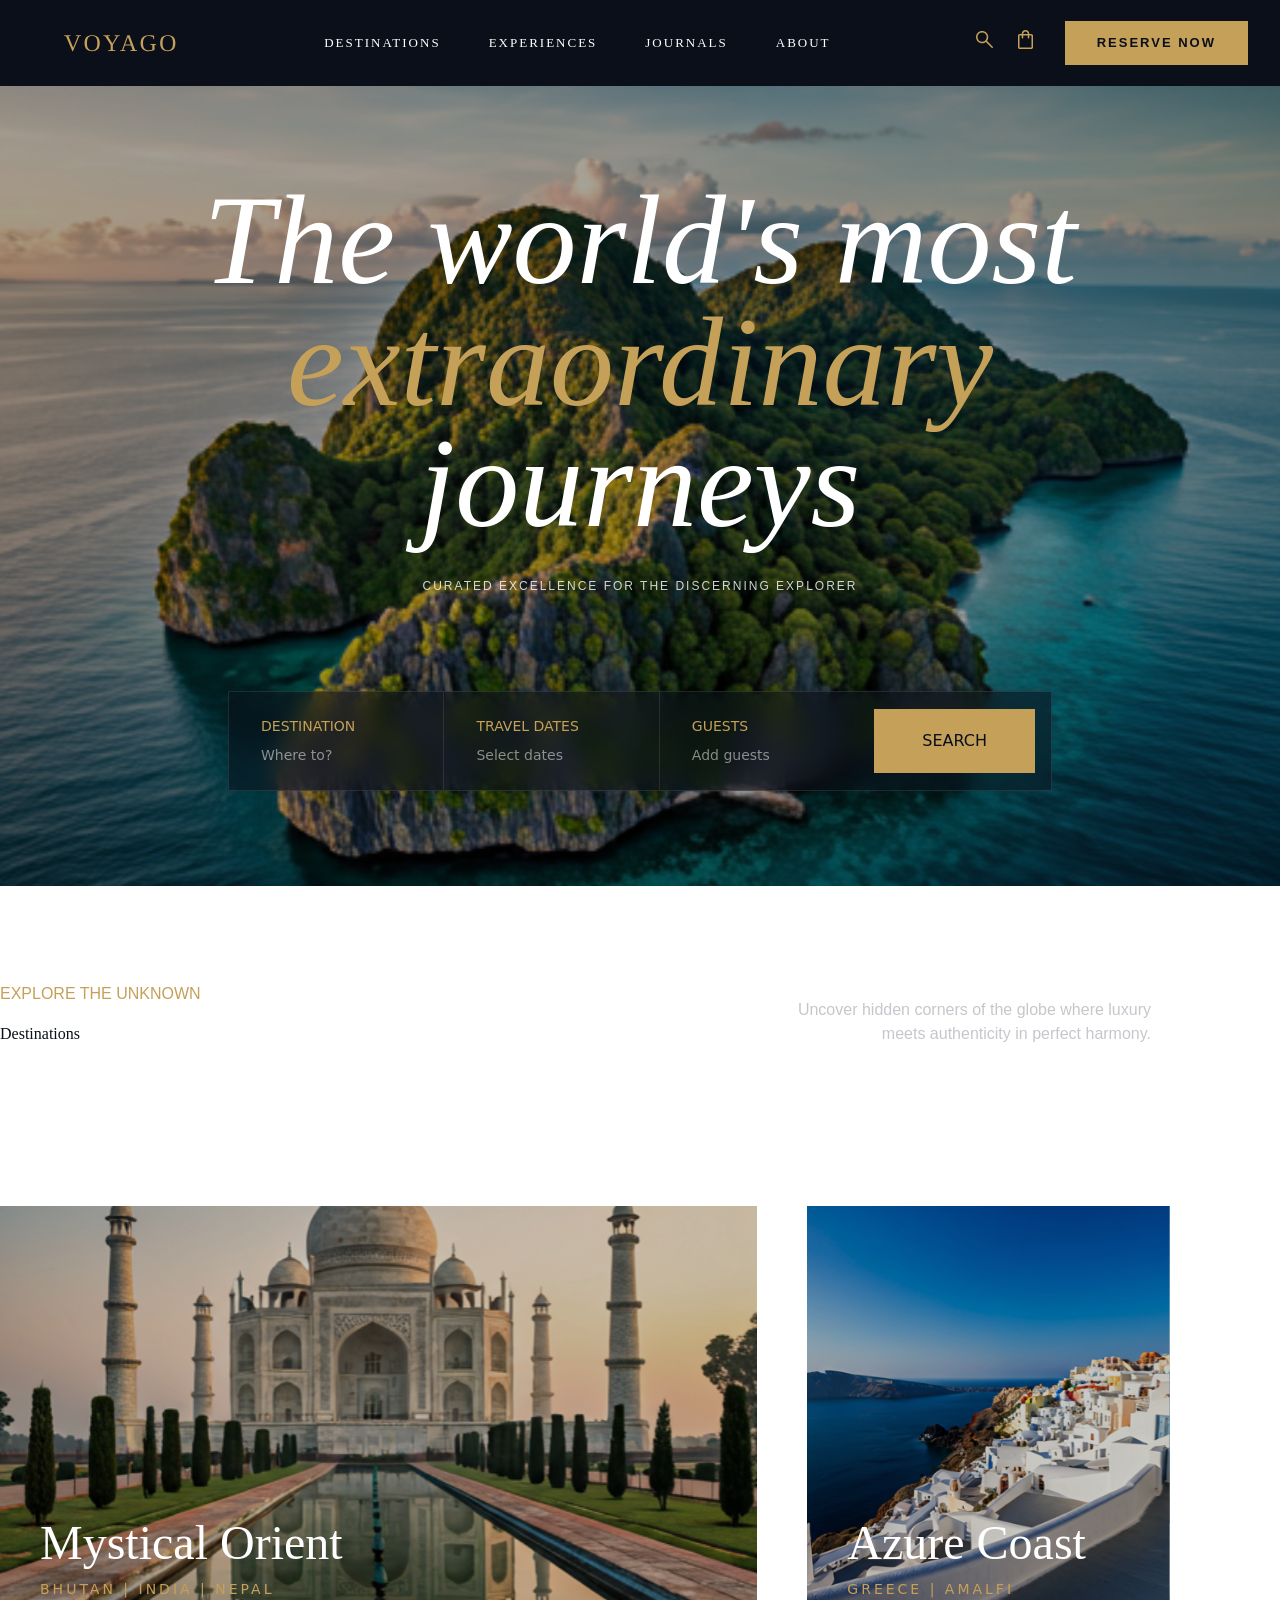
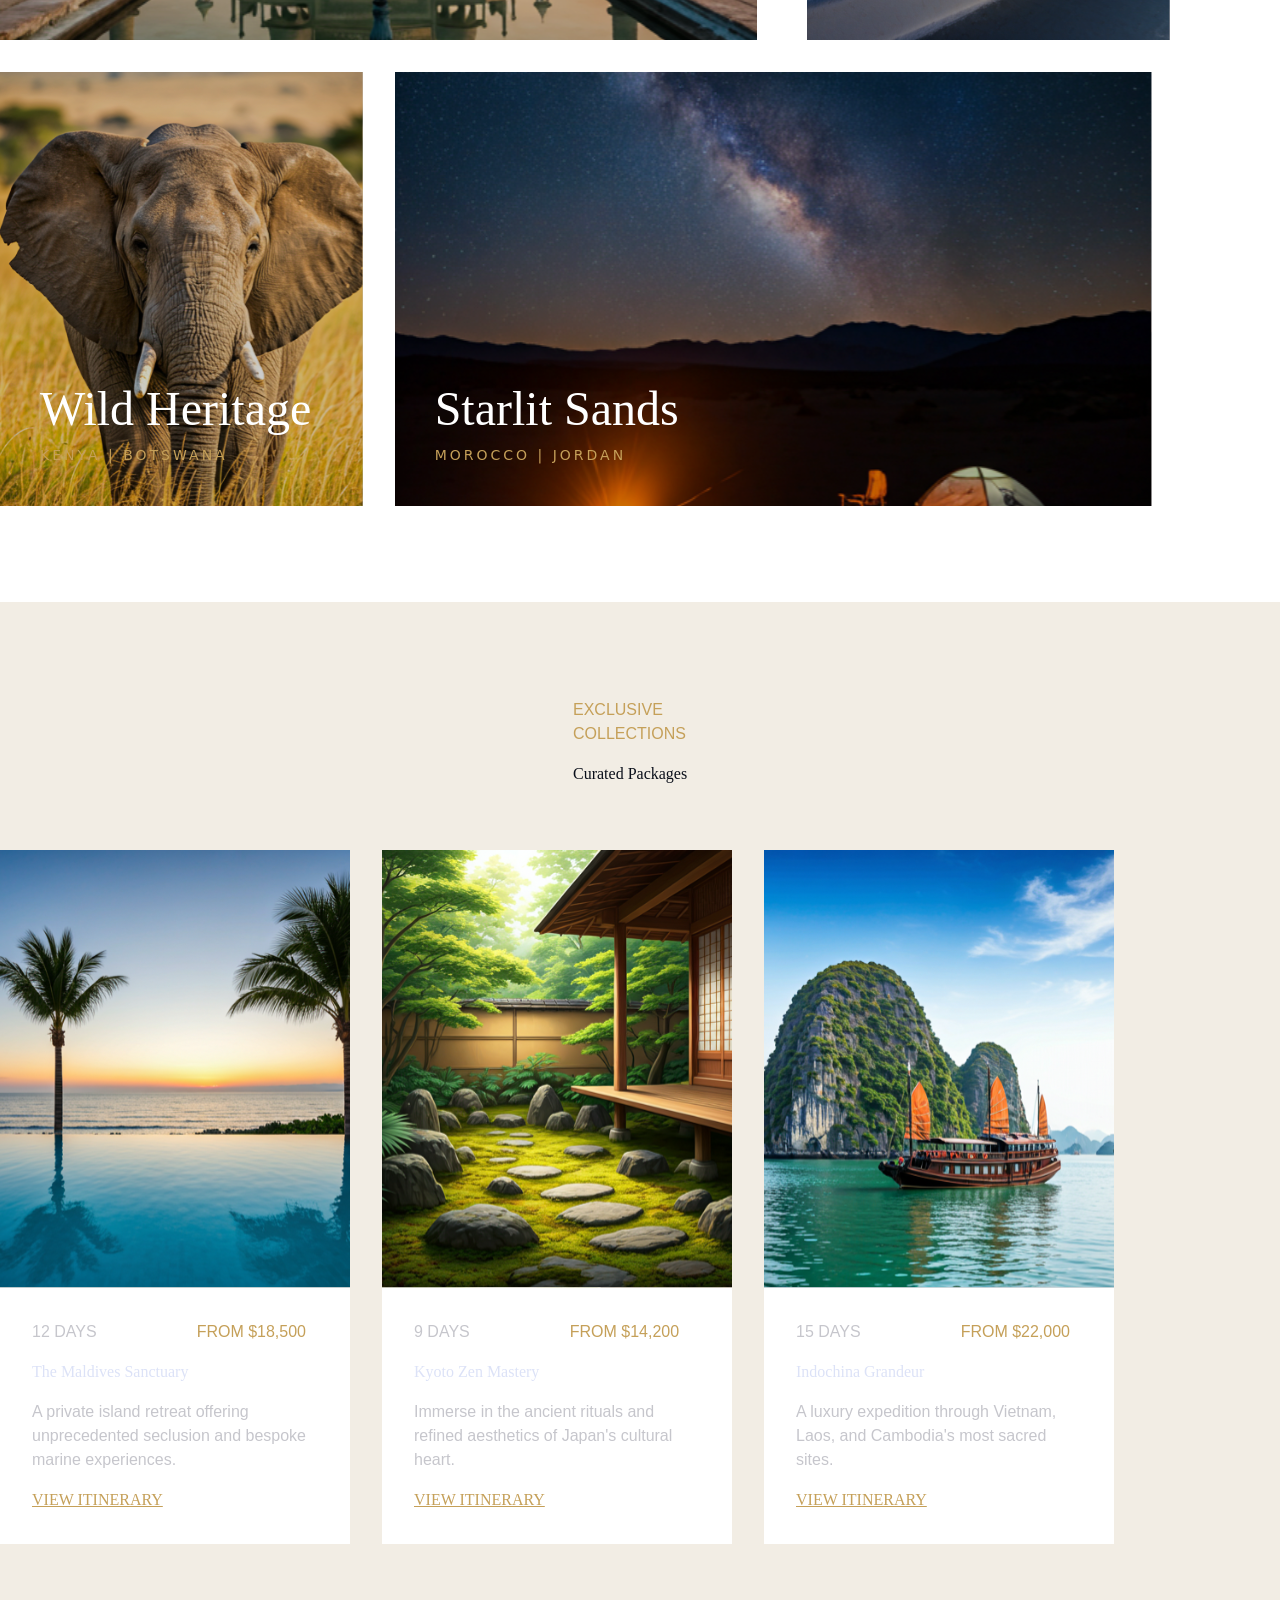
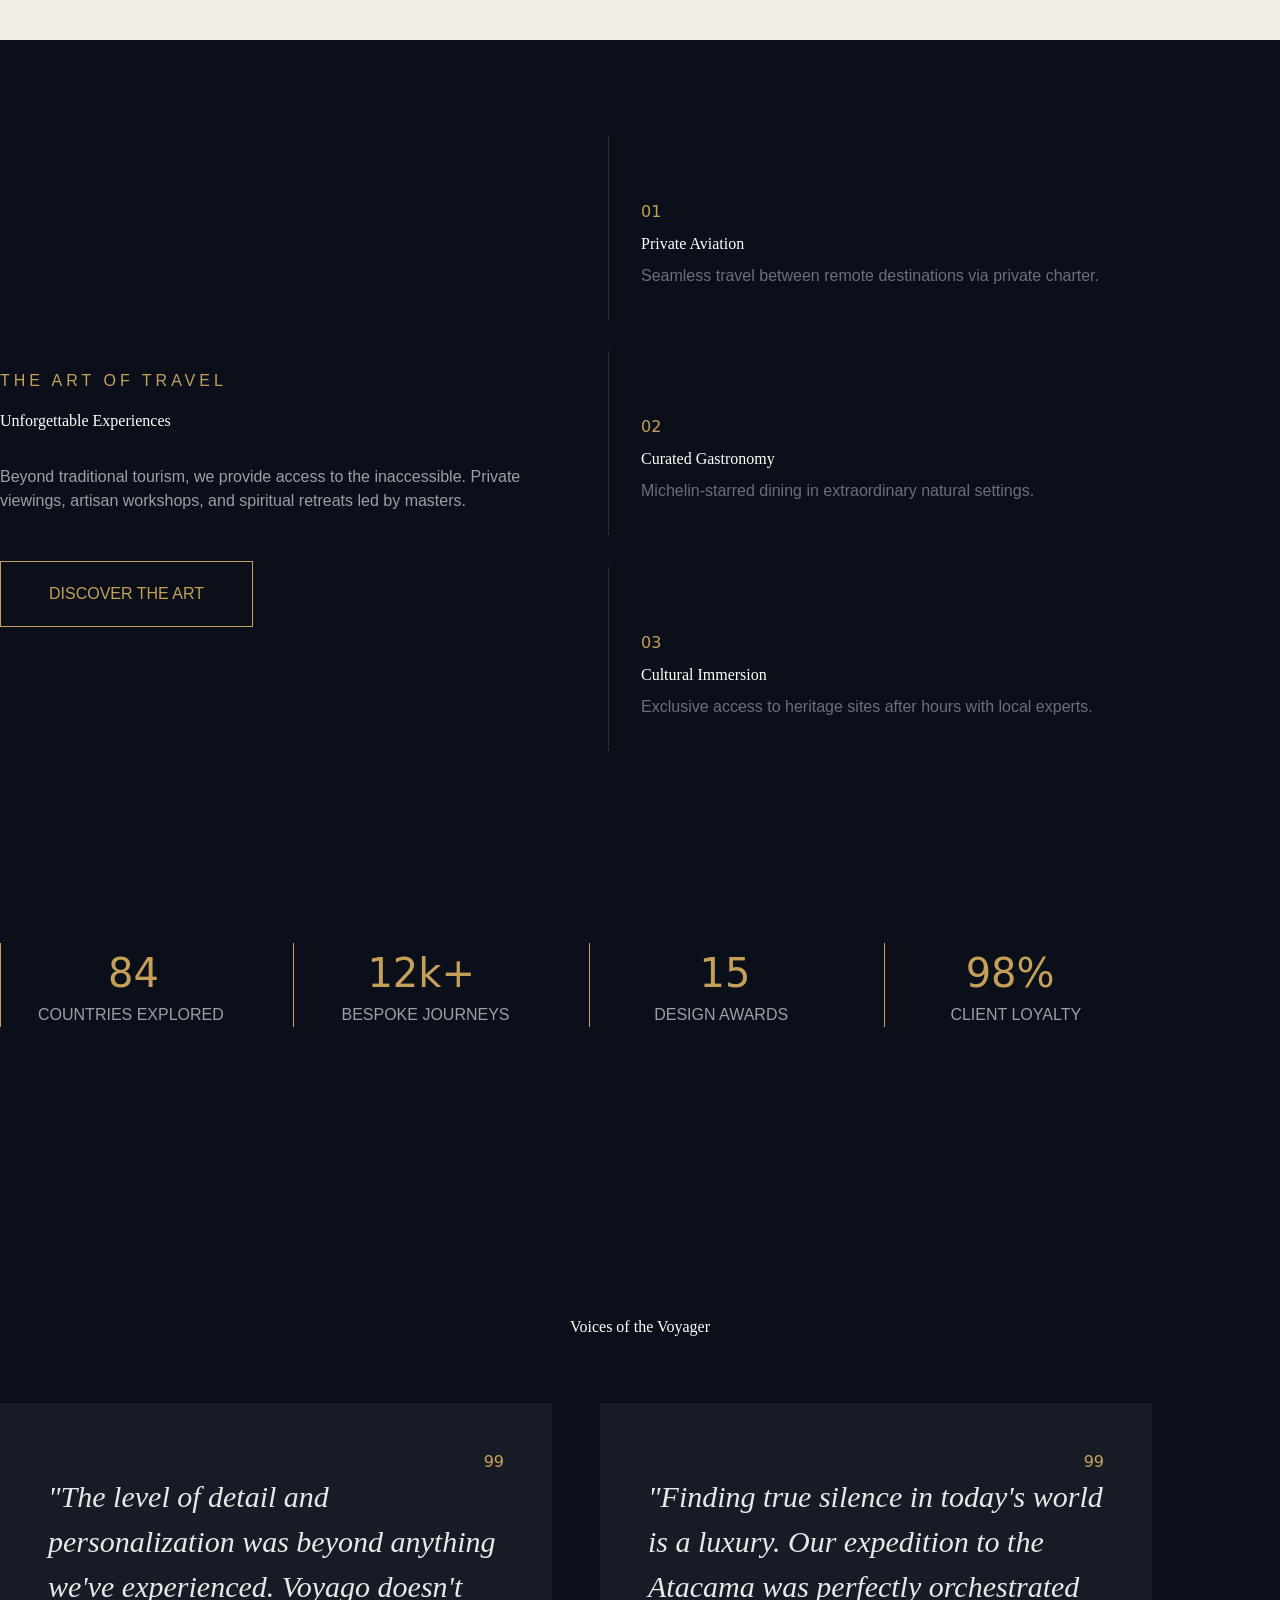
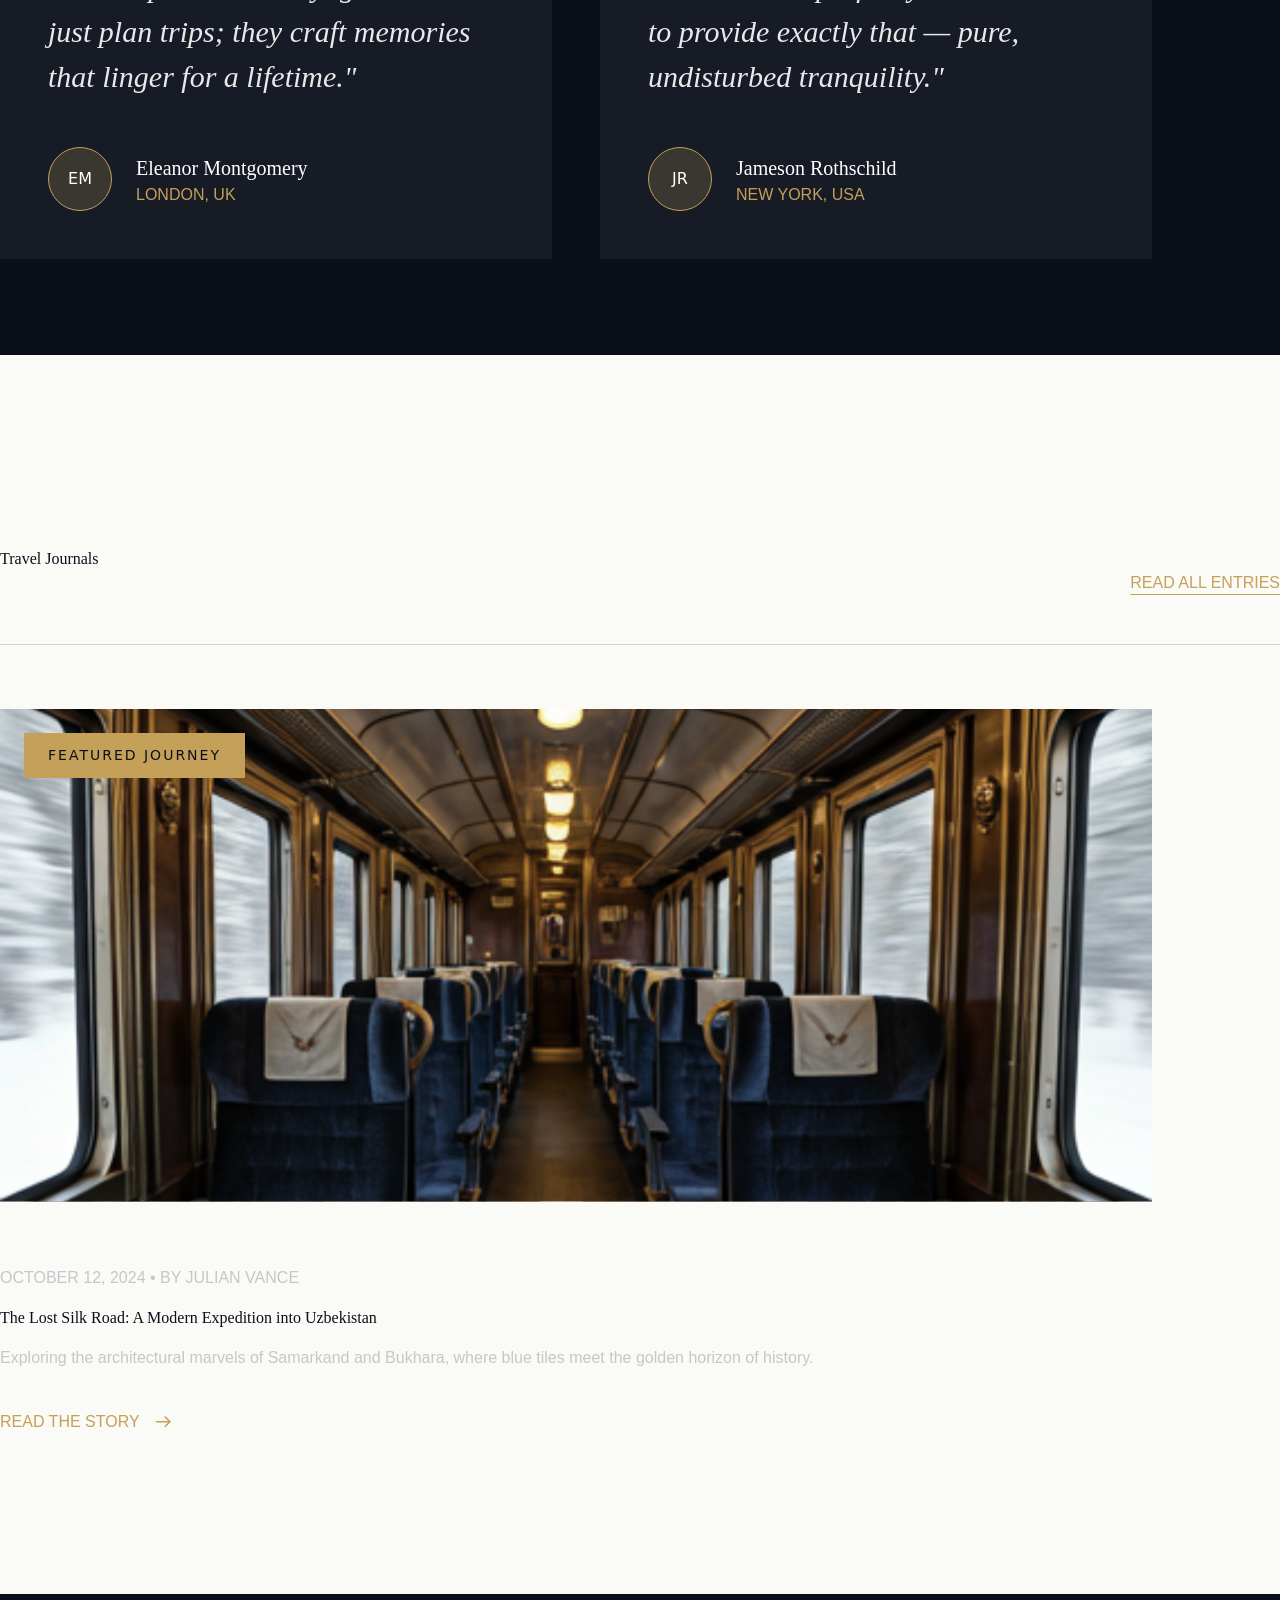
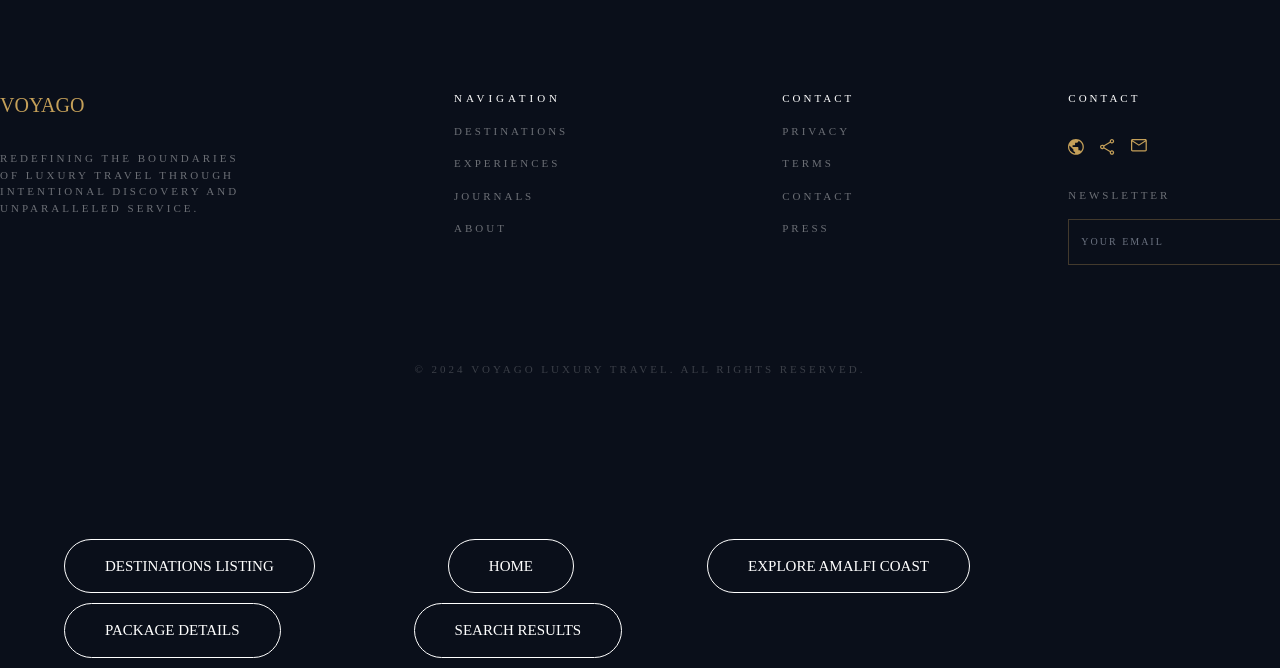
<file: home.html>
<!doctype html>
<html lang="en">
  <head>
    <meta charset="UTF-8" />
    <meta name="viewport" content="width=device-width, initial-scale=1.0" />
    <title>Home</title>
    <link rel="stylesheet" href="./assets/css/output.css" />
  </head>
  <body class="bg-[#0A0F1A] text-white">
    <header class="">
      <div class="container mx-auto flex justify-between items-center">
        <div class="logo">
          <a href="./index.html">
            <img
              src="./assets/image/Home/VOYAGO.svg"
              class="w-[115px] h-[32px] sm:ml-[64px]"
            />
          </a>
        </div>
        <div class="list hidden md:block">
          <ul
            class="flex gap-[48px] text-[#FFFFFF] font-abhaya-libra text-[13px]"
          >
            <li
              class="hover:text-[#C5A059] hover:underline underline-offset-4 transition tracking-[2px]"
            >
              <a href="#">DESTINATIONS</a>
            </li>
            <li
              class="hover:text-[#C5A059] hover:underline underline-offset-4 transition tracking-[2px]"
            >
              <a href="#">EXPERIENCES</a>
            </li>
            <li
              class="hover:text-[#C5A059] hover:underline underline-offset-4 transition tracking-[2px]"
            >
              <a href="#">JOURNALS</a>
            </li>
            <li
              class="hover:text-[#C5A059] hover:underline underline-offset-4 transition tracking-[2px]"
            >
              <a href="#">ABOUT</a>
            </li>
          </ul>
        </div>
        <div class="icons">
          <ul class="flex">
            <li>
              <a href="#">
                <img class="my-[30.9px]" src="./assets/image/Home/search.svg" />
              </a>
            </li>
            <li>
              <a href="#">
                <img class="my-[30px]" src="./assets/image/Home/margin.svg" />
              </a>
            </li>
            <li>
              <a href="#">
                <button
                  class="bg-[#C5A059] px-[32px] py-[12px] text-[#0A0F1A] mx-[32px] my-[21px] font-manrope font-semibold text-[13px] tracking-[2px]"
                >
                  RESERVE NOW
                </button>
              </a>
            </li>
          </ul>
        </div>
      </div>
    </header>

    <section class="relative h-[800px] overflow-hidden">
      <img
        src="./assets/image/Home/hero.svg"
        alt="Hero"
        class="absolute inset-0 w-full h-full object-cover"
      />

      <div class="absolute inset-0 bg-black/35"></div>

      <div
        class="relative z-10 h-full flex flex-col items-center justify-center text-center px-4"
      >
        <h1
          class="font-noto-serif italic text-white text-[128px] leading-[0.95] max-w-[900px]"
        >
          The world's most
          <span class="text-[#C5A059]">extraordinary</span>
          journeys
        </h1>

        <p
          class="mt-[32px] font-manrope text-[12px] tracking-[2px] text-white/80"
        >
          CURATED EXCELLENCE FOR THE DISCERNING EXPLORER
        </p>

        <div
          class="mt-[96px] w-[824px] bg-[#0A0F1A]/50 backdrop-blur-md border border-white/10 flex items-center"
        >
          <div
            class="flex-1 px-[32px] py-[24px] border-r border-white/10 text-left"
          >
            <p class="text-[#C5A059] text-[14px]">DESTINATION</p>
            <p class="text-white/50 text-[14px] mt-[8px]">Where to?</p>
          </div>

          <div
            class="flex-1 px-[32px] py-[24px] border-r border-white/10 text-left"
          >
            <p class="text-[#C5A059] text-[14px]">TRAVEL DATES</p>
            <p class="text-white/50 text-[14px] mt-[8px]">Select dates</p>
          </div>

          <div class="flex-1 px-[32px] py-[24px] text-left">
            <p class="text-[#C5A059] text-[14px]">GUESTS</p>
            <p class="text-white/50 text-[14px] mt-[8px]">Add guests</p>
          </div>

          <button
            class="bg-[#C5A059] text-[#0A0F1A] px-[48px] py-[20px] mr-[16px]"
          >
            SEARCH
          </button>
        </div>
      </div>
    </section>
    <!-- relative: Makes this section the reference point for absolute elements inside it.
        overflow-hidden: Hides anything that goes outside the section.
        absolute: Places the element freely over the parent.
        inset-0: Makes the element cover the full parent: top, right, bottom, and left = 0.
        object-cover: Makes the image fill the area without stretching. It may crop part of the image.
        bg-black/35: Adds a black color with 35% opacity.
        z-10: Places the content above the image and overlay.
        flex-col: Places items vertically.
        items-center: Centers items horizontally.
        justify-center: Centers items vertically.
        leading-[0.95]: Controls line height and makes the lines closer.
        max-w-[900px]: Sets the maximum width to 900px.
        tracking-[2px]: Adds space between letters.
        text-white/80: Makes the text white with 80% opacity.
        bg-[#0A0F1A]/50: Adds a dark navy background with 50% opacity.
        backdrop-blur-md: Blurs the background behind the box.
        border-white/10: Makes the border white with 10% opacity.
        flex-1: Makes the item take equal available space.
        border-r: Adds a border on the right side. 
        text-white/50: Makes the text white with 50% opacity. -->
    <section class="h-[96px] bg-white"></section>
    <section class="bg-white h-[64px]">
      <div class="container mx-auto flex">
        <div class="w-[213px] h-[64px]">
          <p class="text-[#C5A059] font-manrope text-[16px]">
            EXPLORE THE UNKNOWN
          </p>
          <p class="text-[#0A0F1A] font-noto-serif text-[16px] mt-[16px]">
            Destinations
          </p>
        </div>
        <div class="w-[938px] h-[48px]">
          <p
            class="text-[#C6C6CC] font-manrope text-[16px] w-[364px] text-right mt-[16px] ml-[574px]"
          >
            Uncover hidden corners of the globe where luxury meets authenticity
            in perfect harmony.
          </p>
        </div>
      </div>
    </section>
    <section class="bg-white h-[64px]"></section>
    <section class="py-[96px] bg-white">
      <div class="container mx-auto">
        <div class="flex gap-[50px]">
          <div class="relative w-[757.33px] h-[434px] overflow-hidden">
            <img
              src="./assets/image/Home/Mystical Orient.svg"
              class="h-full w-full object-cover"
            />
            <div class="absolute inset-0 bg-black/20"></div>
            <div class="absolute bottom-10 left-10 text-white">
              <h1 class="font-abhaya-libra text-[48px] leading-none">
                Mystical Orient
              </h1>
              <p class="mt-[12px] text-[#C5A059] text-[14px] tracking-[3px]">
                BHUTAN | INDIA | NEPAL
              </p>
            </div>
          </div>

          <div class="relative w-[362.66px] h-[434px] overflow-hidden">
            <img
              src="./assets/image/Home/Azure Coast.svg"
              class="h-full w-full object-cover"
            />
            <div class="absolute inset-0 bg-black/20"></div>
            <div class="absolute bottom-10 left-10 text-white">
              <h1 class="font-abhaya-libra text-[48px] leading-none">
                Azure Coast
              </h1>
              <p class="mt-[12px] text-[#C5A059] text-[14px] tracking-[3px]">
                GREECE | AMALFI
              </p>
            </div>
          </div>
        </div>
        <div class="flex mt-[32px] gap-[32px]">
          <div class="relative w-[362.66px] h-[434px] overflow-hidden">
            <img
              src="./assets/image/Home/Wild Heritage.svg"
              class="h-full w-full object-cover"
            />
            <div class="absolute inset-0 bg-black/20"></div>
            <div class="absolute bottom-10 left-10 text-white">
              <h1 class="font-abhaya-libra text-[48px] leading-none">
                Wild Heritage
              </h1>
              <p class="mt-[12px] text-[#C5A059] text-[14px] tracking-[3px]">
                KENYA | BOTSWANA
              </p>
            </div>
          </div>
          <div class="relative w-[757.33px] h-[434px] overflow-hidden">
            <img
              src="./assets/image/Home/Starlit Sands.svg"
              class="h-full w-full object-cover"
            />
            <div class="absolute inset-0 bg-black/20"></div>
            <div class="absolute bottom-10 left-10 text-white">
              <h1 class="font-abhaya-libra text-[48px] leading-none">
                Starlit Sands
              </h1>
              <p class="mt-[12px] text-[#C5A059] text-[14px] tracking-[3px]">
                MOROCCO | JORDAN
              </p>
            </div>
          </div>
        </div>
      </div>
      <!-- relative: Makes the element the reference point for absolute elements inside it.
           absolute: Places the element freely over the parent element.
           overflow-hidden: Hides anything that goes outside the container.
          inset-0: Makes the element fill the entire parent.
          bottom-10: Adds space from the bottom.
          left-10: Adds space from the left.
          bg-black/20: Adds a black overlay with 20% opacity.
          object-cover: Makes the image fill the container without stretching.
          leading-none: Removes extra space between text lines.
          tracking-[3px]: Adds space between letters. -->
    </section>
    <!-- <section class="bg-white h-[96px]"></section> -->
    <section class="bg-[#F2EDE4] py-[96px]">
      <div class="container mx-auto">
        <div>
          <p class="text-[#C5A059] font-manrope text-[16px] mx-[573px]">
            EXCLUSIVE COLLECTIONS
          </p>
          <p
            class="font-noto-serif text-[16px] text-[#0A0F1A] mt-[16px] mx-[573px] mb-[64px]"
          >
            Curated Packages
          </p>
        </div>
      </div>
      <div class="container mx-auto flex gap-[32px]">
        <div>
          <div>
            <img src="./assets/image/Home/The Maldives Sanctuary.svg" />
          </div>
          <div class="bg-white py-[32px] px-[32px] w-[350px]">
            <div class="flex gap-[100px] font-manrope text-[16px]">
              <p class="text-[#C6C6CC]">12 DAYS</p>
              <p class="text-[#C5A059]">FROM $18,500</p>
            </div>
            <div class="mt-[16px]">
              <p class="font-noto-serif text-[16px] text-[#DCE2F7]">
                The Maldives Sanctuary
              </p>
              <p class="font-manrope text-[16px] text-[#C6C6CC] mt-[16px]">
                A private island retreat offering unprecedented seclusion and
                bespoke marine experiences.
              </p>
              <p
                class="font-noto-serif text-[16px] text-[#C5A059] underline mt-[16px]"
              >
                VIEW ITINERARY
              </p>
            </div>
          </div>
        </div>
        <div>
          <div>
            <img src="./assets/image/Home/Kyoto Zen Mastery.svg" />
          </div>
          <div class="bg-white py-[32px] px-[32px] w-[350px]">
            <div class="flex gap-[100px] font-manrope text-[16px]">
              <p class="text-[#C6C6CC]">9 DAYS</p>
              <p class="text-[#C5A059]">FROM $14,200</p>
            </div>
            <div class="mt-[16px]">
              <p class="font-noto-serif text-[16px] text-[#DCE2F7]">
                Kyoto Zen Mastery
              </p>
              <p class="font-manrope text-[16px] text-[#C6C6CC] mt-[16px]">
                Immerse in the ancient rituals and refined aesthetics of Japan's
                cultural heart.
              </p>
              <p
                class="font-noto-serif text-[16px] text-[#C5A059] underline mt-[16px]"
              >
                VIEW ITINERARY
              </p>
            </div>
          </div>
        </div>
        <div>
          <div>
            <img src="./assets/image/Home/Indochina Grandeur.svg" />
          </div>
          <div class="bg-white py-[32px] px-[32px] w-[350px]">
            <div class="flex gap-[100px] font-manrope text-[16px]">
              <p class="text-[#C6C6CC]">15 DAYS</p>
              <p class="text-[#C5A059]">FROM $22,000</p>
            </div>
            <div class="mt-[16px]">
              <p class="font-noto-serif text-[16px] text-[#DCE2F7]">
                Indochina Grandeur
              </p>
              <p class="font-manrope text-[16px] text-[#C6C6CC] mt-[16px]">
                A luxury expedition through Vietnam, Laos, and Cambodia's most
                sacred sites.
              </p>
              <p
                class="font-noto-serif text-[16px] text-[#C5A059] underline mt-[16px]"
              >
                VIEW ITINERARY
              </p>
            </div>
          </div>
        </div>
      </div>
    </section>
    <section class="py-[96px]">
      <div class="container mx-auto flex gap-[64px]">
        <div class="w-[544px] mt-[233px]">
          <p
            class="tracking-[4px] font-manrope text-[16px] text-[#C5A059] mb-[16px]"
          >
            THE ART OF TRAVEL
          </p>
          <p class="font-noto-serif text-[16px] text-[#FFFFFF] mb-[16px]">
            Unforgettable Experiences
          </p>
          <p
            class="font-manrope text-[16px] text-[#FFFFFF]/60 pt-[16px] pb-[32px]"
          >
            Beyond traditional tourism, we provide access to the inaccessible.
            Private viewings, artisan workshops, and spiritual retreats led by
            masters.
          </p>
          <button
            class="font-manrope text-[16px] text-[#C5A059] border border-[#C5A059] px-[48px] py-[20px] mt-[16px]"
          >
            DISCOVER THE ART
          </button>
        </div>
        <div>
          <div
            class="w-[544px] py-[32px] px-[32px] border-l border-[#C5A059]/20"
          >
            <p class="text-[#C5A059] mt-[32px]">01</p>
            <p class="font-noto-serif text-[16px] text-[#FFFFFF] mt-[8px]">
              Private Aviation
            </p>
            <p class="font-manrope text-[16px] text-[#FFFFFF]/40 mt-[8px]">
              Seamless travel between remote destinations via private charter.
            </p>
          </div>
          <div
            class="w-[544px] py-[32px] px-[32px] mt-[31.8px] border-l border-[#C5A059]/20"
          >
            <p class="text-[#C5A059] mt-[32px]">02</p>
            <p class="font-noto-serif text-[16px] text-[#FFFFFF] mt-[8px]">
              Curated Gastronomy
            </p>
            <p class="font-manrope text-[16px] text-[#FFFFFF]/40 mt-[8px]">
              Michelin-starred dining in extraordinary natural settings.
            </p>
          </div>
          <div
            class="w-[544px] py-[32px] px-[32px] mt-[31.8px] border-l border-[#C5A059]/20"
          >
            <p class="text-[#C5A059] mt-[32px]">03</p>
            <p class="font-noto-serif text-[16px] text-[#FFFFFF] mt-[8px]">
              Cultural Immersion
            </p>
            <p class="font-manrope text-[16px] text-[#FFFFFF]/40 mt-[8px]">
              Exclusive access to heritage sites after hours with local experts.
            </p>
          </div>
        </div>
      </div>
    </section>
    <section class="py-[96px]">
      <div class="container mx-auto flex">
        <div class="border-l border-[#C5A059]">
          <p class="text-[#C5A059] ml-[107.11px] mr-[24.11px] text-[40px]">
            84
          </p>
          <p
            class="font-manrope taxt-[16px] text-[#FFFFFF]/60 ml-[37px] mr-[5px]"
          >
            COUNTRIES EXPLORED
          </p>
        </div>
        <div class="ml-[64px] border-l border-[#C5A059]">
          <p class="text-[#C5A059] ml-[73.58px] mr-[41.58px] text-[40px]">
            12k+
          </p>
          <p
            class="font-manrope taxt-[16px] text-[#FFFFFF]/60 ml-[47.66px] mr-[15.65px]"
          >
            BESPOKE JOURNEYS
          </p>
        </div>
        <div class="ml-[64px] border-l border-[#C5A059]">
          <p class="text-[#C5A059] ml-[109.31px] mr-[24.31px] text-[40px]">
            15
          </p>
          <p
            class="font-manrope taxt-[16px] text-[#FFFFFF]/60 ml-[64.01px] mr-[32.02px]"
          >
            DESIGN AWARDS
          </p>
        </div>
        <div class="ml-[64px] border-l border-[#C5A059]">
          <p class="text-[#C5A059] ml-[80.51px] mr-[48.51px] text-[40px]">
            98%
          </p>
          <p
            class="font-manrope taxt-[16px] text-[#FFFFFF]/60 ml-[65.28px] mr-[33.28px]"
          >
            CLIENT LOYALTY
          </p>
        </div>
      </div>
    </section>
    <section class="py-[96px]">
      <div class="container mx-auto">
        <p
          class="font-noto-serif text-[16px] text-[#FFFFFF] text-center mt-[96px]"
        >
          Voices of the Voyager
        </p>

        <div class="flex gap-[48px] mt-[64px]">
          <div class="px-[48px] pt-[47px] pb-[48px] bg-[#FFFFFF]/5 w-[552px]">
            <div class="flex justify-end">
              <p class="text-[#C5A059]">99</p>
            </div>
            <p class="font-abhaya-libra text-[30px] italic text-[#FFFFFF]/90">
              "The level of detail and personalization was beyond anything we've
              experienced. Voyago doesn't just plan trips; they craft memories
              that linger for a lifetime."
            </p>
            <div class="flex">
              <button
                class="border border-[#C5A059] bg-[#C5A059]/20 w-[64px] h-[64px] rounded-full mt-[48px]"
              >
                EM
              </button>
              <div class="ml-[24px] mt-[54px]">
                <p class="font-noto-serif text-[20px] text-[#FFFFFF]">
                  Eleanor Montgomery
                </p>
                <p class="font-manrope text-[16px] text-[#C5A059]">
                  LONDON, UK
                </p>
              </div>
            </div>
          </div>
          <div class="px-[48px] pt-[47px] pb-[48px] bg-[#FFFFFF]/5 w-[552px]">
            <div class="flex justify-end">
              <p class="text-[#C5A059]">99</p>
            </div>
            <p class="font-abhaya-libra text-[30px] italic text-[#FFFFFF]/90">
              "Finding true silence in today's world is a luxury. Our expedition
              to the Atacama was perfectly orchestrated to provide exactly that
              — pure, undisturbed tranquility."
            </p>
            <div class="flex">
              <button
                class="border border-[#C5A059] bg-[#C5A059]/20 w-[64px] h-[64px] rounded-full mt-[48px]"
              >
                JR
              </button>
              <div class="ml-[24px] mt-[54px]">
                <p class="font-noto-serif text-[20px] text-[#FFFFFF]">
                  Jameson Rothschild
                </p>
                <p class="font-manrope text-[16px] text-[#C5A059]">
                  NEW YORK, USA
                </p>
              </div>
            </div>
          </div>
        </div>
      </div>
    </section>
    <section class="bg-[#FAFAF7] pt-[96px] pb-[160px]">
      <div class="container mx-auto">
        <div class="mt-[96px]">
          <p class="font-noto-serif text-[16px] text-left text-[#0A0F1A]">
            Travel Journals
          </p>
          <p
            class="font-manrope text-[16px] text-right text-[#C5A059] underline underline-offset-[6px]"
          >
            READ ALL ENTRIES
          </p>
        </div>
        <div class="border-t border-[#D9D1C7] mt-[48.5px]"></div>
        <div class="relative w-[1152px] h-[493.7px] overflow-hidden mt-[64px]">
          <img
            src="./assets/image/Home/FEATURED JOURNEY.svg"
            class="w-full h-full object-cover"
          />
          <div
            class="absolute top-[24px] left-[24px] bg-[#C5A059] px-[24px] py-[12px]"
          >
            <p class="text-[#0A0F1A] text-[14px] tracking-[2px]">
              FEATURED JOURNEY
            </p>
          </div>
        </div>
        <div>
          <p class="font-manrope text-[16px] text-[#C6C6CC] mt-[64px]">
            OCTOBER 12, 2024 • BY JULIAN VANCE
          </p>
          <p
            class="font-noto-serif text-[16px] text-[#0A0F1A] w-[896px] h-[24px] mt-[16px]"
          >
            The Lost Silk Road: A Modern Expedition into Uzbekistan
          </p>
          <p
            class="font-manrope text-[16px] text-[#C6C6CC] w-[896px] h-[32px] mt-[16px]"
          >
            Exploring the architectural marvels of Samarkand and Bukhara, where
            blue tiles meet the golden horizon of history.
          </p>
          <div class="flex">
            <p class="font-manrope text-[16px] text-[#C5A059] mt-[32px]">
              READ THE STORY
            </p>
            <img
              src="./assets/image/Home/arrow.svg"
              class="mt-[32px] ml-[16px]"
            />
          </div>
        </div>
      </div>
    </section>
    <section class="Footer">
      <div class="container mx-auto mt-[96px] mb-[161px]">
        <div class="flex gap-[150px]">
          <div class="mr-[64px]">
            <p class="text-[#C5A059] font-abhaya-libra text-[20px]">VOYAGO</p>
            <p
              class="w-[240px] py-[30px] text-[11px] text-[#FFFFFF]/40 font-abhaya-libra tracking-[3px]"
            >
              REDEFINING THE BOUNDARIES OF LUXURY TRAVEL THROUGH INTENTIONAL
              DISCOVERY AND UNPARALLELED SERVICE.
            </p>
          </div>
          <div class="mr-[64px]">
            <p
              class="text-[#FFFFFF] font-abhaya-libra text-[11px] tracking-[4px]"
            >
              NAVIGATION
            </p>
            <p
              class="text-[#FFFFFF]/40 font-abhaya-libra text-[11px] mt-[16px] tracking-[3px]"
            >
              DESTINATIONS
            </p>
            <p
              class="text-[#FFFFFF]/40 font-abhaya-libra text-[11px] mt-[16px] tracking-[3px]"
            >
              EXPERIENCES
            </p>
            <p
              class="text-[#FFFFFF]/40 font-abhaya-libra text-[11px] mt-[16px] tracking-[3px]"
            >
              JOURNALS
            </p>
            <p
              class="text-[#FFFFFF]/40 font-abhaya-libra text-[11px] mt-[16px] tracking-[3px]"
            >
              ABOUT
            </p>
          </div>
          <div class="mr-[64px]">
            <p
              class="text-[#FFFFFF] font-abhaya-libra text-[11px] tracking-[3px]"
            >
              CONTACT
            </p>
            <p
              class="text-[#FFFFFF]/40 font-abhaya-libra text-[11px] mt-[16px] tracking-[3px]"
            >
              PRIVACY
            </p>
            <p
              class="text-[#FFFFFF]/40 font-abhaya-libra text-[11px] mt-[16px] tracking-[3px]"
            >
              TERMS
            </p>
            <p
              class="text-[#FFFFFF]/40 font-abhaya-libra text-[11px] mt-[16px] tracking-[3px]"
            >
              CONTACT
            </p>
            <p
              class="text-[#FFFFFF]/40 font-abhaya-libra text-[11px] mt-[16px] tracking-[3px]"
            >
              PRESS
            </p>
          </div>
          <div>
            <p
              class="text-[#FFFFFF] font-abhaya-libra text-[11px] tracking-[3px]"
            >
              CONTACT
            </p>
            <div class="flex gap-[16px] mt-[32px]">
              <img src="./assets/image/Home/first-footer.svg" />
              <img src="./assets/image/Home/shear.svg" />
              <img src="./assets/image/Home/email.svg" />
            </div>
            <p
              class="text-[#FFFFFF]/40 font-abhaya-libra text-[11px] mt-[32px] tracking-[3px]"
            >
              NEWSLETTER
            </p>
            <button
              class="border border-[#C5A059]/30 px-[12px] pt-[14px] pb-[15px] flex gap-[16px] mt-[16px] w-[240px]"
            >
              <p
                class="text-[#6B7280] text-[10px] font-abhaya-libra w-[214px] text-left tracking-[2px]"
              >
                YOUR EMAIL
              </p>
              <img
                src="./assets/image/Home/arrow-footer.svg"
                class="text-right"
              />
            </button>
          </div>
        </div>
        <p
          class="text-[#FFFFFF]/20 font-abhaya-libra text-[11px] text-center mt-[96px] tracking-[3px]"
        >
          © 2024 VOYAGO LUXURY TRAVEL. ALL RIGHTS RESERVED.
        </p>
      </div>
    </section>
  </body>
</html>
<ul>
  <li>
    <a href="./index.html">
      <button
        class="text-[#FFFFFF] font-abhaya-libra text-[15px] mx-[64px] rounded-full border border-[#FFFFFF] hover:text-[#E4C285] hover:border-[#CFC4B8] hover:underline transition px-[40px] py-[15px] mb-[10px]"
      >
        DESTINATIONS LISTING
      </button>
    </a>
    <a href="./home.html">
      <button
        class="text-[#FFFFFF] font-abhaya-libra text-[15px] mx-[64px] rounded-full border border-[#FFFFFF] hover:text-[#E4C285] hover:border-[#CFC4B8] hover:underline transition px-[40px] py-[15px] mb-[10px] uppercase"
      >
        Home
      </button>
    </a>
    <a href="./amalfi.html">
      <button
        class="text-[#FFFFFF] font-abhaya-libra text-[15px] mx-[64px] rounded-full border border-[#FFFFFF] hover:text-[#E4C285] hover:border-[#CFC4B8] hover:underline transition px-[40px] py-[15px] mb-[10px] uppercase"
      >
        Explore Amalfi Coast
      </button>
    </a>
    <a href="./package-details.html">
      <button
        class="text-[#FFFFFF] font-abhaya-libra text-[15px] mx-[64px] rounded-full border border-[#FFFFFF] hover:text-[#E4C285] hover:border-[#CFC4B8] hover:underline transition px-[40px] py-[15px] mb-[10px] uppercase"
      >
        Package Details
      </button>
    </a>
    <a href="./search-results.html">
      <button
        class="text-[#FFFFFF] font-abhaya-libra text-[15px] mx-[64px] rounded-full border border-[#FFFFFF] hover:text-[#E4C285] hover:border-[#CFC4B8] hover:underline transition px-[40px] py-[15px] mb-[10px] uppercase"
      >
        Search Results
      </button>
    </a>
  </li>
</ul>
<!-- <section class="hero">
 
    <div class="absolute inset-0 flex items-center">
    
      <div
        class="container mx-auto px-6 mb-[298px] mt-[218px] ml-[187px] w-[905px]"
      >
        <p
          class="text-white text-6xl italic font-noto-serif text-[128px] w-[873.75px] text-center"
        >
          The world's most
          <span class="text-[#C5A059]"> extraordinary </span>
          journeys
        </p>
        <p
          class="text-[14] font-manrope text-[#FFFFFF]/80 mt-[24px] text-center w-[672px]"
        >
          CURATED EXCELLENCE FOR THE DISCERNING EXPLORER
        </p>
      </div>
    </div>
  </div>
</section> -->
</file>
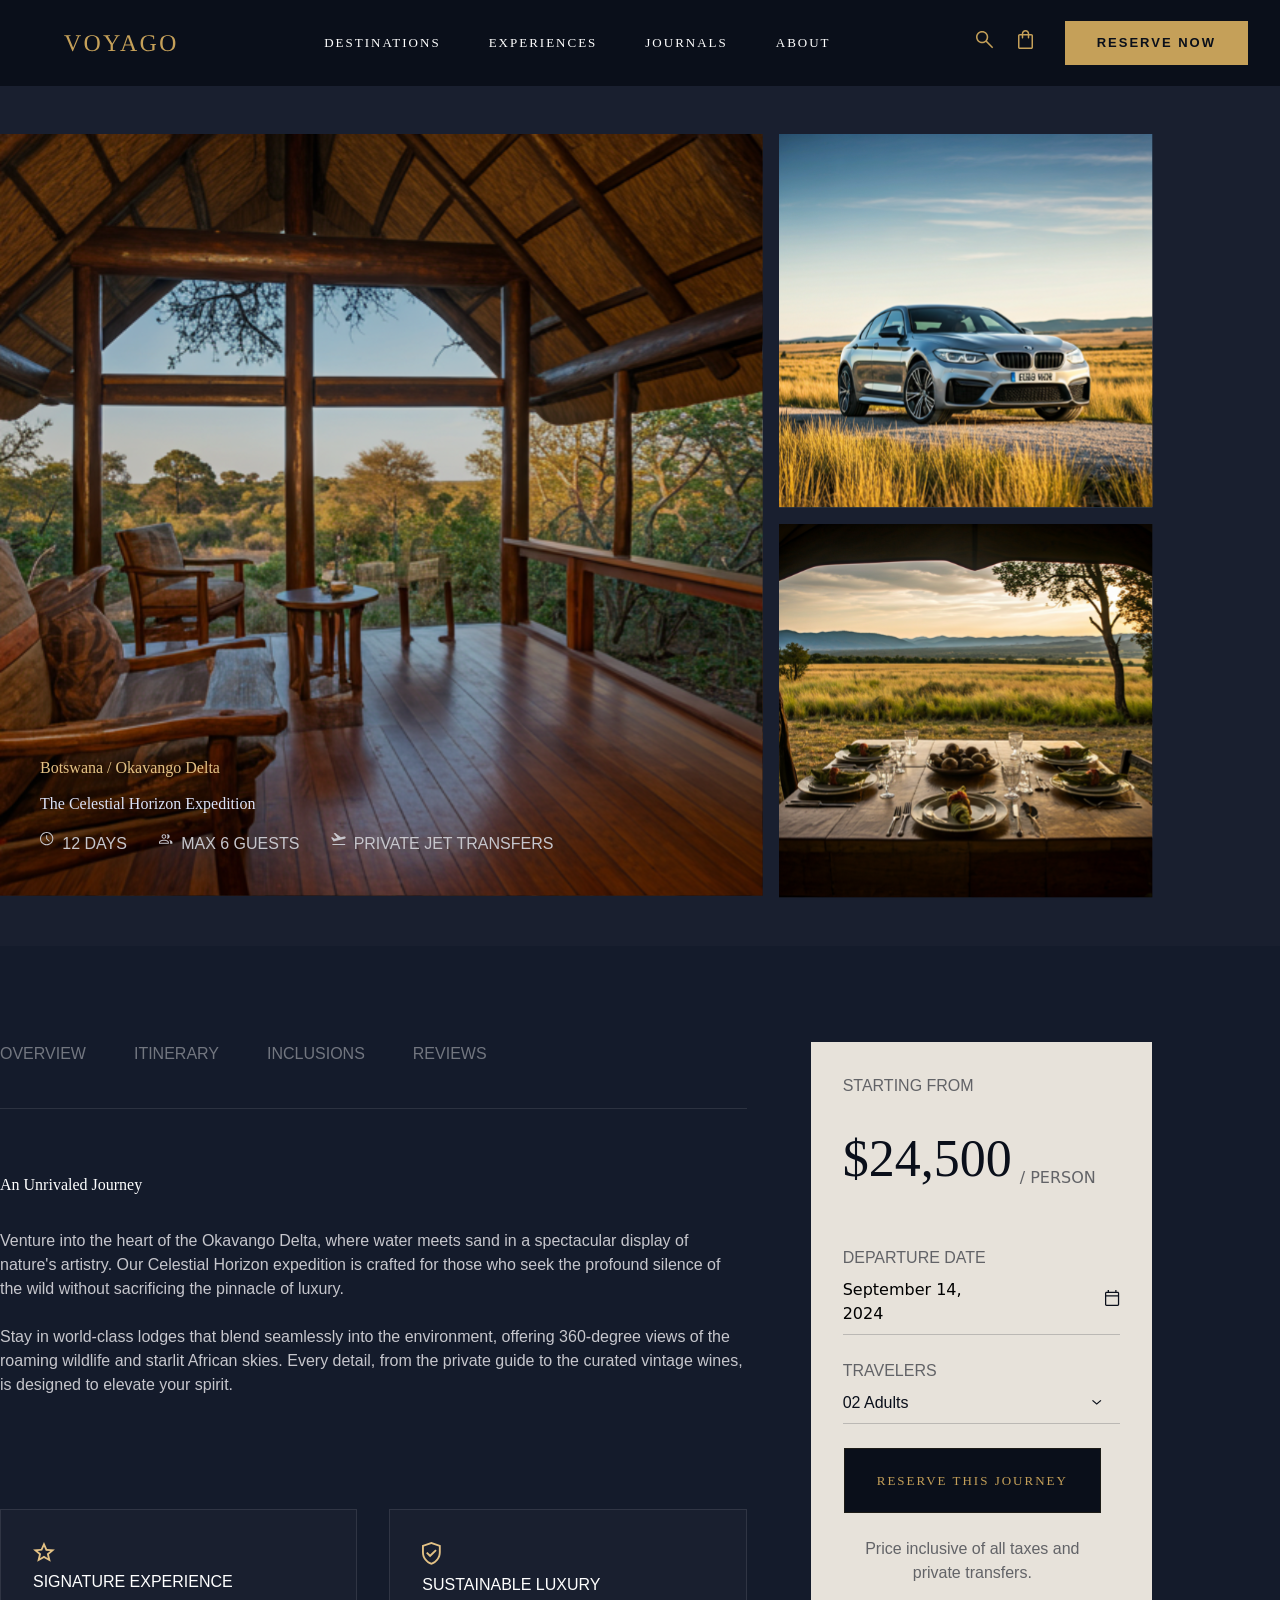
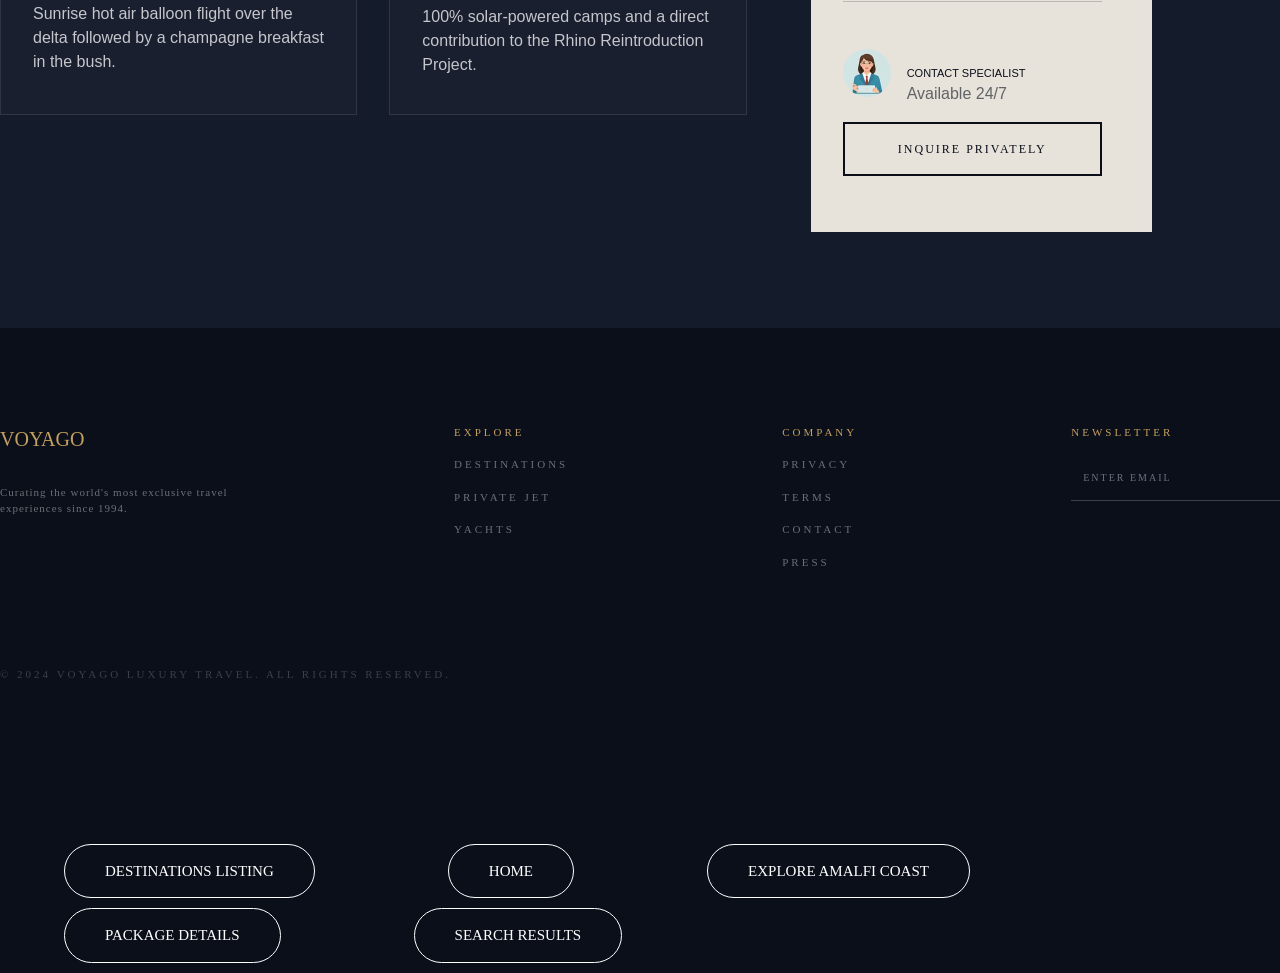
<file: package-details.html>
<!doctype html>
<html lang="en">
  <head>
    <meta charset="UTF-8" />
    <meta name="viewport" content="width=device-width, initial-scale=1.0" />
    <title>Package Details</title>
    <link rel="stylesheet" href="./assets/css/output.css" />
  </head>
  <body class="bg-[#0A0F1A]">
    <header>
      <div class="container mx-auto flex justify-between items-center">
        <div class="logo">
          <a href="./index.html">
            <img
              src="./assets/image/Package Details/VOYAGO.svg"
              class="w-[115px] h-[32px] sm:ml-[64px]"
            />
          </a>
        </div>
        <div class="list hidden md:block">
          <ul
            class="flex gap-[48px] text-[#FFFFFF] font-abhaya-libra text-[13px] tracking-[2px]"
          >
            <li
              class="hover:text-[#C5A059] hover:underline underline-offset-4 transition tracking-[2px]"
            >
              <a href="#">DESTINATIONS</a>
            </li>
            <li
              class="hover:text-[#C5A059] hover:underline underline-offset-4 transition tracking-[2px]"
            >
              <a href="#">EXPERIENCES</a>
            </li>
            <li
              class="hover:text-[#C5A059] hover:underline underline-offset-4 transition tracking-[2px]"
            >
              <a href="#">JOURNALS</a>
            </li>
            <li
              class="hover:text-[#C5A059] hover:underline underline-offset-4 transition tracking-[2px]"
            >
              <a href="#">ABOUT</a>
            </li>
          </ul>
        </div>
        <div class="icons">
          <ul class="flex">
            <li>
              <a href="#">
                <img
                  class="my-[30.9px]"
                  src="./assets/image/Package Details/search.svg"
                />
              </a>
            </li>
            <li>
              <a href="#">
                <img
                  class="my-[30px]"
                  src="./assets/image/Package Details/margin.svg"
                />
              </a>
            </li>
            <li>
              <a href="#">
                <button
                  class="bg-[#C5A059] px-[32px] py-[12px] text-[#0A0F1A] mx-[32px] my-[21px] font-manrope font-semibold text-[13px] tracking-[2px]"
                >
                  RESERVE NOW
                </button>
              </a>
            </li>
          </ul>
        </div>
      </div>
    </header>
    <section class="bg-[#191F2F] py-[48px]">
      <div class="container mx-auto flex gap-[16px]">
        <div>
          <div class="relative w-[762.66px] h-[762.69px] overflow-hidden">
            <img
              src="./assets/image/Package Details/Luxury safari lodge.svg"
              class="h-full w-full object-cover"
            />
            <div class="absolute inset-0 bg-black/20"></div>
            <div class="absolute bottom-10 left-10 text-white">
              <h1
                class="font-noto-serif text-[16px] leading-none text-[#E4C285]"
              >
                Botswana / Okavango Delta
              </h1>
              <p class="font-noto-serif mt-[16px] text-[#DCE2F7] text-[16px]">
                The Celestial Horizon Expedition
              </p>
              <div class="flex gap-[32px] mt-[16px]">
                <div class="flex gap-[8px]">
                  <img
                    src="./assets/image/Package Details/Clock.svg"
                    class="w-[14.25px] h-[14.25px]"
                  />
                  <p class="font-manrope text-[#C6C6CC] text-[16px]">12 DAYS</p>
                </div>
                <div class="flex gap-[8px]">
                  <img
                    src="./assets/image/Package Details/Profile Icon.svg"
                    class="w-[14.25px] h-[14.25px]"
                  />
                  <p class="font-manrope text-[#C6C6CC] text-[16px]">
                    MAX 6 GUESTS
                  </p>
                </div>
                <div class="flex gap-[8px]">
                  <img
                    src="./assets/image/Package Details/Airplane Landing Icon.svg"
                    class="w-[14.25px] h-[14.25px]"
                  />
                  <p class="font-manrope text-[#C6C6CC] text-[16px]">
                    PRIVATE JET TRANSFERS
                  </p>
                </div>
              </div>
            </div>
          </div>
        </div>
        <div>
          <img
            src="./assets/image/Package Details/Luxury car on savannah.svg"
            class="mb-[16px]"
          />
          <img src="./assets/image/Package Details/Safari dinner table.svg" />
        </div>
      </div>
    </section>
    <section class="py-[96px] bg-[#141B2B]">
      <div class="container mx-auto">
        <div class="flex gap-[64px]">
          <div class="w-[746.67px]">
            <div class="flex gap-[48px] border-b border-[#FFFFFF]/10">
              <p
                class="text-[#FFFFFF]/40 text-[16px] font-manrope mb-[42px] hover:underline underline-offset-[42px] hover:underline-[#E4C285] hover:text-[#E4C285]"
              >
                OVERVIEW
              </p>
              <p
                class="text-[#FFFFFF]/40 text-[16px] font-manrope mb-[42px] hover:underline underline-offset-[42px] hover:underline-[#E4C285] hover:text-[#E4C285]"
              >
                ITINERARY
              </p>
              <p
                class="text-[#FFFFFF]/40 text-[16px] font-manrope mb-[42px] hover:underline underline-offset-[42px] hover:underline-[#E4C285] hover:text-[#E4C285]"
              >
                INCLUSIONS
              </p>
              <p
                class="text-[#FFFFFF]/40 text-[16px] font-manrope mb-[42px] hover:underline underline-offset-[42px] hover:underline-[#E4C285] hover:text-[#E4C285]"
              >
                REVIEWS
              </p>
              <!-- <button
                class="px-[24px] py-[8px] border border-[#FFFFFF]/60 text-[#FFFFFF]/60 rounded-full hover:text-[#E4C285] hover:border-[#E4C285] transition"
              >
                PEAK: MAY — SEPT
              </button>
              <button
                class="px-[24px] py-[8px] border border-[#FFFFFF]/60 text-[#FFFFFF]/60 rounded-full hover:text-[#E4C285] hover:border-[#E4C285] transition ml-[16px]"
              >
                PEAK: MAY — SEPT
              </button> -->
            </div>
            <div class="mt-[64px]">
              <p class="font-noto-serif text-[16px] text-[#FFFFFF]">
                An Unrivaled Journey
              </p>
              <p class="font-manrope text-[16px] text-[#C6C6CC] mt-[32px]">
                Venture into the heart of the Okavango Delta, where water meets
                sand in a spectacular display of nature's artistry. Our
                Celestial Horizon expedition is crafted for those who seek the
                profound silence of the wild without sacrificing the pinnacle of
                luxury.
              </p>
              <p class="font-manrope text-[16px] text-[#C6C6CC] mt-[24px]">
                Stay in world-class lodges that blend seamlessly into the
                environment, offering 360-degree views of the roaming wildlife
                and starlit African skies. Every detail, from the private guide
                to the curated vintage wines, is designed to elevate your
                spirit.
              </p>
            </div>
            <div class="mt-[64px]">
              <!-- <p class="font-noto-serif text-[16px] text-[#E4C285]">
                CURATED E3 PERIENCES
              </p> -->
              <div class="flex gap-[32px]">
                <div
                  class="py-[32px] px-[32px] mt-[48px] border border-[#FFFFFF]/10 bg-[#191F2F] w-[357.33px] h-[206.85px]"
                >
                  <img
                    src="./assets/image/Package Details/Star Icon.svg"
                    class="w-[21.95px] h-[20.85px]"
                  />
                  <div>
                    <p class="font-manrope text-[16px] text-[#FFFFFF] mt-[8px]">
                      SIGNATURE EXPERIENCE
                    </p>
                    <p class="font-manrope text-[16px] text-[#C6C6CC] mt-[8px]">
                      Sunrise hot air balloon flight over the delta followed by
                      a champagne breakfast in the bush.
                    </p>
                  </div>
                </div>
                <div
                  class="py-[32px] px-[32px] mt-[48px] border border-[#FFFFFF]/10 bg-[#191F2F] w-[357.33px] h-[206.85px]"
                >
                  <img
                    src="./assets/image/Package Details/Security Shield Icon.svg"
                    class="w-[18.75px] h-[23.68px]"
                  />
                  <div>
                    <p class="font-manrope text-[16px] text-[#FFFFFF] mt-[8px]">
                      SUSTAINABLE LUXURY
                    </p>
                    <p class="font-manrope text-[16px] text-[#C6C6CC] mt-[8px]">
                      100% solar-powered camps and a direct contribution to the
                      Rhino Reintroduction Project.
                    </p>
                  </div>
                </div>
              </div>
            </div>
          </div>
          <div class="bg-[#E7E2DA] py-[32px] px-[32px] w-[341.33px]">
            <div class="font-manrope text-[16px] text-[#0A0F1A]/60">
              STARTING FROM
            </div>
            <div
              class="w-[259.33px] h-[76px] flex items-end gap-[8px] mt-[24px]"
            >
              <div class="font-noto-serif text-[52px] text-[#0A0F1A] mt-[24px]">
                $24,500
              </div>
              <div>
                <p class="text-[16px] text-[#0A0F1A]/60 mb-[8px]">/ PERSON</p>
              </div>
            </div>
            <div>
              <div class="mt-[48px]">
                <p class="font-manrope text-[16px] text-[#0A0F1A]/60">
                  DEPARTURE DATE
                </p>
                <div
                  class="flex gap-[100px] border-b border-[#0A0F1A]/20 pb-[8px]"
                >
                  <p class="mt-[8px]">September 14, 2024</p>
                  <img src="./assets/image/Package Details/Luggage Icon.svg" />
                </div>
              </div>
              <div class="mt-[24px] border-b border-[#0A0F1A]/20 pb-[8px]">
                <p class="font-manrope text-[16px] text-[#0A0F1A]/60">
                  TRAVELERS
                </p>
                <div
                  class="flex justify-between items-center mt-[8px] w-[259px]"
                >
                  <p class="font-manrope text-[16px] text-[#0A0F1A]">
                    02 Adults
                  </p>
                  <img
                    src="./assets/image/Package Details/arrow.svg"
                    class="w-[9.42px] h-[5.59px]"
                  />
                </div>
              </div>
              <div class="mt-[24px]">
                <div class="w-[259.33px] text-center">
                  <button
                    class="border border-[#1D1C17] text-[#C5A059] font-abhaya-libra text-[13px] px-[32px] py-[22px] tracking-[2px] bg-[#0A0F1A]"
                  >
                    RESERVE THIS JOURNEY
                  </button>
                </div>
                <div class="pb-[16px] w-[259.33px] h-[64px] mt-[24px]">
                  <p
                    class="font-manrope text-[16px] text-[#0A0F1A]/60 mt-[24px] pb-[16px] text-center border-b border-[#0A0F1A]/20"
                  >
                    Price inclusive of all taxes and private transfers.
                  </p>
                </div>
              </div>
            </div>
            <div class="py-[24px]">
              <div class="flex gap-[16px]">
                <img
                  src="./assets/image/Package Details/Contact Specalist.svg"
                  class="mt-[24px] w-[48px] h-[48px]"
                />
                <div class="mt-[40px]">
                  <p class="text-[11px] font-manrope text-[#0A0F1A]">
                    CONTACT SPECIALIST
                  </p>
                  <p class="text-[16px] font-manrope text-[#0A0F1A]/60">
                    Available 24/7
                  </p>
                </div>
              </div>
              <button
                class="font-abhaya-libra text-[12px] text-[#0A0F1A] tracking-[2px] py-[16px] px-[16px] border-2 border-[#0A0F1A] w-[259.33px] mt-[16px]"
              >
                INQUIRE PRIVATELY
              </button>
            </div>
          </div>
        </div>
      </div>
    </section>
    <section class="Footer">
      <div class="container mx-auto mt-[96px] mb-[161px]">
        <div class="flex gap-[150px]">
          <div class="mr-[64px]">
            <p class="text-[#C5A059] font-abhaya-libra text-[20px]">VOYAGO</p>
            <p
              class="w-[240px] py-[30px] text-[11px] text-[#FFFFFF]/40 font-abhaya-libra tracking-[1px]"
            >
              Curating the world's most exclusive travel experiences since 1994.
            </p>
          </div>
          <div class="mr-[64px]">
            <p
              class="text-[#C5A059] font-abhaya-libra text-[11px] tracking-[3px]"
            >
              EXPLORE
            </p>
            <p
              class="text-[#FFFFFF]/40 font-abhaya-libra text-[11px] mt-[16px] tracking-[3px]"
            >
              DESTINATIONS
            </p>
            <p
              class="text-[#FFFFFF]/40 font-abhaya-libra text-[11px] mt-[16px] tracking-[3px]"
            >
              PRIVATE JET
            </p>
            <p
              class="text-[#FFFFFF]/40 font-abhaya-libra text-[11px] mt-[16px] tracking-[3px]"
            >
              YACHTS
            </p>
          </div>
          <div class="mr-[64px]">
            <p
              class="text-[#C5A059] font-abhaya-libra text-[11px] tracking-[3px]"
            >
              COMPANY
            </p>
            <p
              class="text-[#FFFFFF]/40 font-abhaya-libra text-[11px] mt-[16px] tracking-[3px]"
            >
              PRIVACY
            </p>
            <p
              class="text-[#FFFFFF]/40 font-abhaya-libra text-[11px] mt-[16px] tracking-[3px]"
            >
              TERMS
            </p>
            <p
              class="text-[#FFFFFF]/40 font-abhaya-libra text-[11px] mt-[16px] tracking-[3px]"
            >
              CONTACT
            </p>
            <p
              class="text-[#FFFFFF]/40 font-abhaya-libra text-[11px] mt-[16px] tracking-[3px]"
            >
              PRESS
            </p>
          </div>
          <div>
            <p
              class="text-[#C5A059] font-abhaya-libra text-[11px] tracking-[3px]"
            >
              NEWSLETTER
            </p>
            <button
              class="border-b border-[#FFFFFF]/20 px-[12px] pt-[14px] pb-[15px] flex gap-[16px] mt-[16px] w-[240px]"
            >
              <p
                class="text-[#6B7280] text-[10px] font-abhaya-libra w-[214px] text-left tracking-[2px]"
              >
                ENTER EMAIL
              </p>
              <img
                src="./assets/image/Package Details/arrow-footer.svg"
                class="text-right"
              />
            </button>
          </div>
        </div>
        <p
          class="text-[#FFFFFF]/20 font-abhaya-libra text-[11px] tracking-[3px] mt-[96px]"
        >
          © 2024 VOYAGO LUXURY TRAVEL. ALL RIGHTS RESERVED.
        </p>
      </div>
    </section>
  </body>
</html>
<ul>
  <li>
    <a href="./index.html">
      <button
        class="text-[#FFFFFF] font-abhaya-libra text-[15px] mx-[64px] rounded-full border border-[#FFFFFF] hover:text-[#E4C285] hover:border-[#CFC4B8] hover:underline transition px-[40px] py-[15px] mb-[10px]"
      >
        DESTINATIONS LISTING
      </button>
    </a>
    <a href="./home.html">
      <button
        class="text-[#FFFFFF] font-abhaya-libra text-[15px] mx-[64px] rounded-full border border-[#FFFFFF] hover:text-[#E4C285] hover:border-[#CFC4B8] hover:underline transition px-[40px] py-[15px] mb-[10px] uppercase"
      >
        Home
      </button>
    </a>
    <a href="./amalfi.html">
      <button
        class="text-[#FFFFFF] font-abhaya-libra text-[15px] mx-[64px] rounded-full border border-[#FFFFFF] hover:text-[#E4C285] hover:border-[#CFC4B8] hover:underline transition px-[40px] py-[15px] mb-[10px] uppercase"
      >
        Explore Amalfi Coast
      </button>
    </a>
    <a href="./package-details.html">
      <button
        class="text-[#FFFFFF] font-abhaya-libra text-[15px] mx-[64px] rounded-full border border-[#FFFFFF] hover:text-[#E4C285] hover:border-[#CFC4B8] hover:underline transition px-[40px] py-[15px] mb-[10px] uppercase"
      >
        Package Details
      </button>
    </a>
    <a href="./search-results.html">
      <button
        class="text-[#FFFFFF] font-abhaya-libra text-[15px] mx-[64px] rounded-full border border-[#FFFFFF] hover:text-[#E4C285] hover:border-[#CFC4B8] hover:underline transition px-[40px] py-[15px] mb-[10px] uppercase"
      >
        Search Results
      </button>
    </a>
  </li>
</ul>
</file>
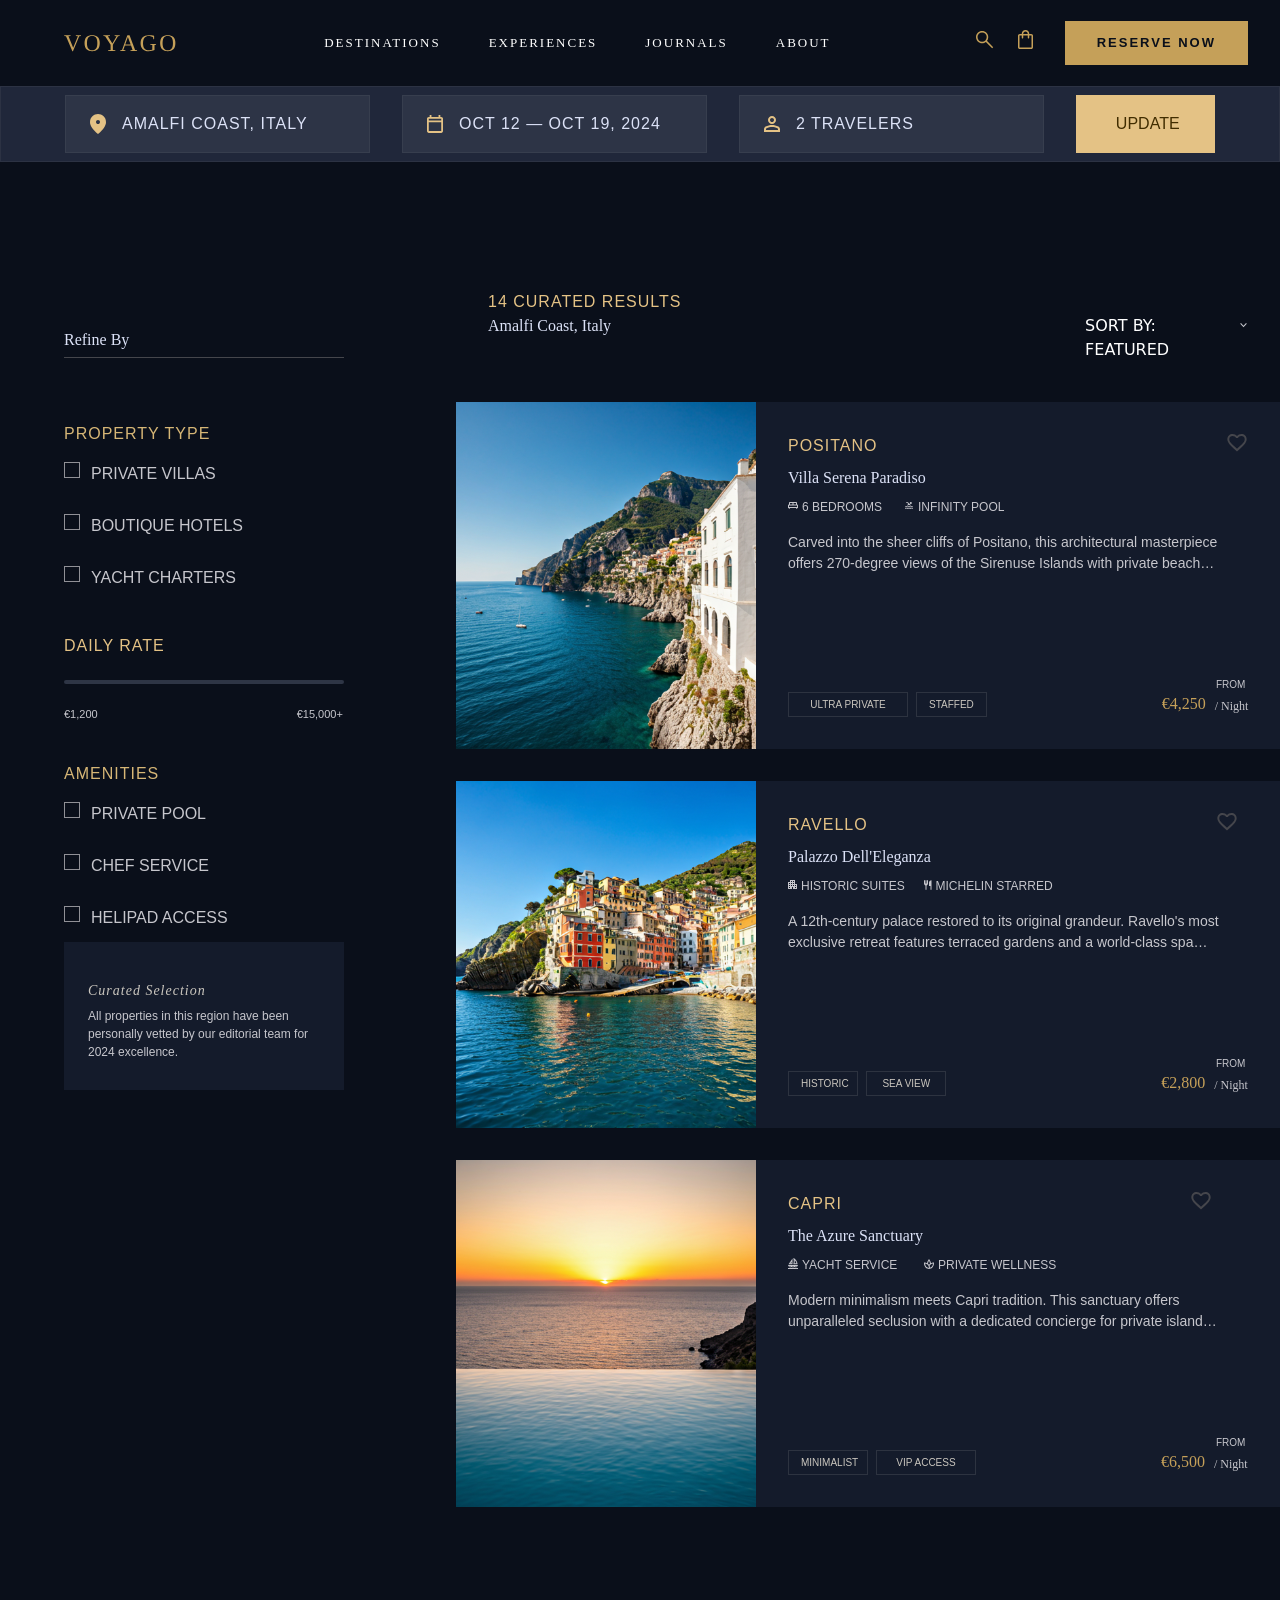
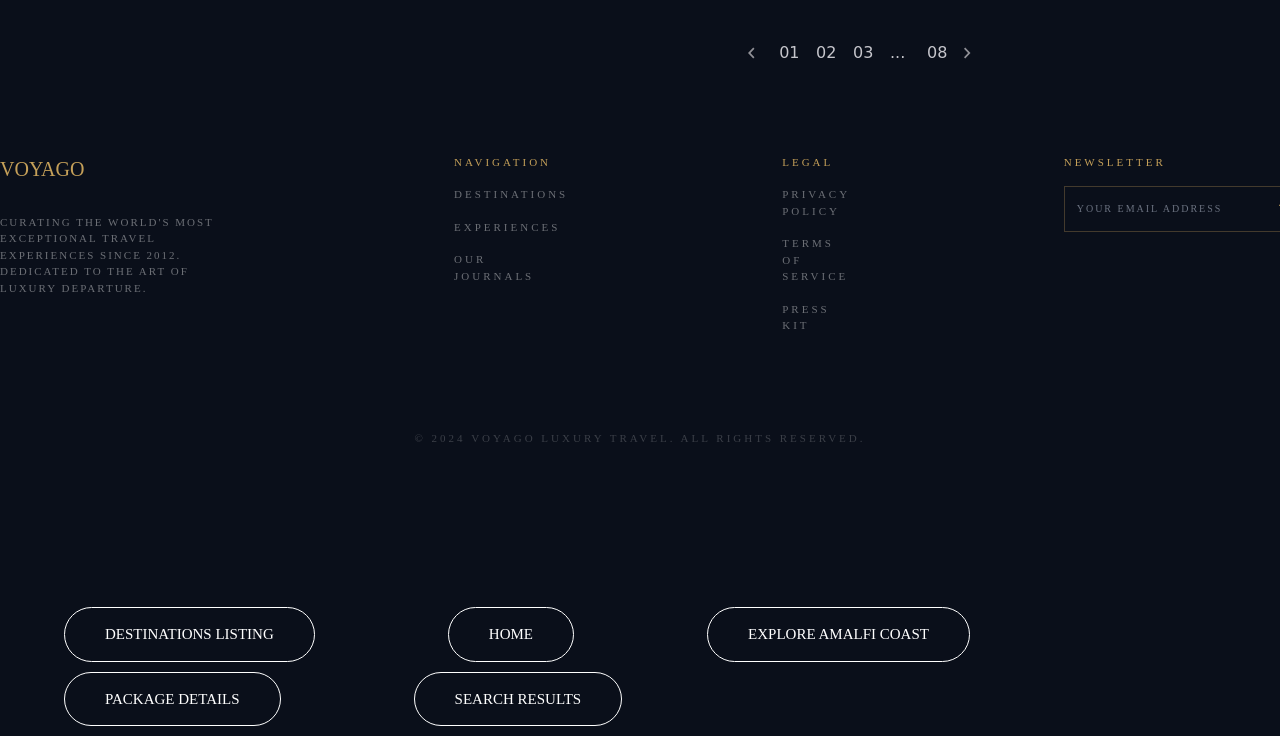
<file: search-results.html>
<!doctype html>
<html lang="en">
  <head>
    <meta charset="UTF-8" />
    <meta name="viewport" content="width=device-width, initial-scale=1.0" />
    <title>Search Results</title>
    <link rel="stylesheet" href="./assets/css/output.css" />
  </head>
  <body class="bg-[#0A0F1A] text-white">
    <header class="">
      <div class="container mx-auto flex justify-between items-center">
        <div class="logo">
          <a href="./index.html">
            <img
              src="./assets/image/Search Results/VOYAGO.svg"
              class="w-[115px] h-[32px] sm:ml-[64px]"
            />
          </a>
        </div>
        <div class="list hidden md:block">
          <ul
            class="flex gap-[48px] text-[#FFFFFF] font-abhaya-libra text-[13px] tracking-[2px]"
          >
            <li
              class="hover:text-[#C5A059] hover:underline underline-offset-4 transition tracking-[2px]"
            >
              <a href="#">DESTINATIONS</a>
            </li>
            <li
              class="hover:text-[#C5A059] hover:underline underline-offset-4 transition tracking-[2px]"
            >
              <a href="#">EXPERIENCES</a>
            </li>
            <li
              class="hover:text-[#C5A059] hover:underline underline-offset-4 transition tracking-[2px]"
            >
              <a href="#">JOURNALS</a>
            </li>
            <li
              class="hover:text-[#C5A059] hover:underline underline-offset-4 transition tracking-[2px]"
            >
              <a href="#">ABOUT</a>
            </li>
          </ul>
        </div>
        <div class="icons">
          <ul class="flex">
            <li>
              <a href="#">
                <img
                  class="my-[30.9px]"
                  src="./assets/image/Search Results/search.svg"
                />
              </a>
            </li>
            <li>
              <a href="#">
                <img
                  class="my-[30px]"
                  src="./assets/image/Search Results/margin.svg"
                />
              </a>
            </li>
            <li>
              <a href="#">
                <button
                  class="bg-[#C5A059] px-[32px] py-[12px] text-[#0A0F1A] mx-[32px] my-[21px] font-manrope font-semibold text-[13px] tracking-[2px]"
                >
                  RESERVE NOW
                </button>
              </a>
            </li>
          </ul>
        </div>
      </div>
    </header>
    <section class="bg-[#20273a] border border-[#909096]/10">
      <div class="container mx-auto">
        <div class="py-[8px] px-[64px] flex gap-[32px]">
          <div
            class="flex items-center gap-[16px] bg-[#2d3446] py-[16px] px-[24px] border border-[#909096]/10 w-[352px]"
          >
            <img
              src="./assets/image/Search Results/Location Pin Icon.svg"
              class="w-[16px] h-[20px]"
            />
            <p class="text-[16px] font-manrope text-[#DCE2F7] tracking-[1px]">
              AMALFI COAST, ITALY
            </p>
          </div>
          <div
            class="flex items-center gap-[16px] bg-[#2d3446] py-[16px] px-[24px] border border-[#909096]/10 w-[352px]"
          >
            <img
              src="./assets/image/Search Results/Calendar Icon.svg"
              class="w-[16px] h-[20px]"
            />
            <p class="text-[16px] font-manrope text-[#DCE2F7] tracking-[1px]">
              OCT 12 — OCT 19, 2024
            </p>
          </div>
          <div
            class="flex items-center gap-[16px] bg-[#2d3446] py-[16px] px-[24px] border border-[#909096]/10 w-[352px]"
          >
            <img
              src="./assets/image/Search Results/Profile Icon.svg"
              class="w-[16px] h-[20px]"
            />
            <p class="text-[16px] font-manrope text-[#DCE2F7] tracking-[1px]">
              2 TRAVELERS
            </p>
          </div>
          <div>
            <button
              class="bg-[#E4C285] px-[40px] w-[139.17px] h-full text-[16px] font-manrope text-[#412D00]"
            >
              UPDATE
            </button>
          </div>
        </div>
      </div>
    </section>
    <section class="py-[96px]">
      <div class="container mx-auto">
        <div class="flex gap-[64px]">
          <div class="w-[280px] container mx-auto ml-[64px]">
            <div class="mt-[64px]">
              <p
                class="font-noto-serif text-[16px] text-[#DCE2F7] leading-[1.2] border-b border-[#45464C] py-[8px]"
              >
                Refine By
              </p>
            </div>
            <div class="mt-[64px]">
              <p
                class="font-manrope text-[16px] font-light tracking-[1px] text-[#D6B676]"
              >
                PROPERTY TYPE
              </p>
              <div>
                <div class="w-[280px] flex gap-[11px] mt-[16px] cursor-pointer">
                  <button
                    class="w-[16px] h-[16px] border border-[#909096] flex items-center justify-center hover:bg-[#E4C285] transition duration-300"
                  >
                    <img
                      src="./assets/image/Search Results/Cheak.svg"
                      class="w-[8px] h-[8px] opacity-0 hover:opacity-100"
                    />
                  </button>
                  <p
                    class="font-manrope text-[16px] text-[#C6C6CC] mb-[12px] hover:text-white transition duration-300"
                  >
                    PRIVATE VILLAS
                  </p>
                </div>
                <div class="w-[280px] flex gap-[11px] mt-[16px] cursor-pointer">
                  <button
                    class="w-[16px] h-[16px] border border-[#909096] flex items-center justify-center hover:bg-[#E4C285] transition duration-300"
                  >
                    <img
                      src="./assets/image/Search Results/Cheak.svg"
                      class="w-[8px] h-[8px] opacity-0 hover:opacity-100"
                    />
                  </button>
                  <p
                    class="font-manrope text-[16px] text-[#C6C6CC] mb-[12px] hover:text-white transition duration-300"
                  >
                    BOUTIQUE HOTELS
                  </p>
                </div>
                <div class="w-[280px] flex gap-[11px] mt-[16px] cursor-pointer">
                  <button
                    class="w-[16px] h-[16px] border border-[#909096] flex items-center justify-center hover:bg-[#E4C285] transition duration-300"
                  >
                    <img
                      src="./assets/image/Search Results/Cheak.svg"
                      class="w-[8px] h-[8px] opacity-0 hover:opacity-100"
                    />
                  </button>
                  <p
                    class="font-manrope text-[16px] text-[#C6C6CC] mb-[12px] hover:text-white transition duration-300"
                  >
                    YACHT CHARTERS
                  </p>
                </div>
              </div>
              <div class="py-[16px] w-[280px]">
                <p
                  class="font-manrope text-[16px] text-[#E4C285] mt-[16px] tracking-[1px]"
                >
                  DAILY RATE
                </p>
                <img
                  src="./assets/image/Search Results/Line.svg"
                  class="mt-[16px]"
                />
                <div class="flex mt-[16px] w-[280px] gap-[199px]">
                  <p class="font-manrope text-[11px] text-[#C6C6CC]">€1,200</p>
                  <p class="font-manrope text-[11px] text-[#C6C6CC]">
                    €15,000+
                  </p>
                </div>
              </div>
              <p
                class="font-manrope text-[16px] font-light tracking-[1px] text-[#D6B676] mt-[24px]"
              >
                AMENITIES
              </p>
              <div>
                <div class="w-[280px] flex gap-[11px] mt-[16px] cursor-pointer">
                  <button
                    class="w-[16px] h-[16px] border border-[#909096] flex items-center justify-center hover:bg-[#E4C285] transition duration-300"
                  >
                    <img
                      src="./assets/image/Search Results/Cheak.svg"
                      class="w-[8px] h-[8px] opacity-0 hover:opacity-100"
                    />
                  </button>
                  <p
                    class="font-manrope text-[16px] text-[#C6C6CC] mb-[12px] hover:text-white transition duration-300"
                  >
                    PRIVATE POOL
                  </p>
                </div>
                <div class="w-[280px] flex gap-[11px] mt-[16px] cursor-pointer">
                  <button
                    class="w-[16px] h-[16px] border border-[#909096] flex items-center justify-center hover:bg-[#E4C285] transition duration-300"
                  >
                    <img
                      src="./assets/image/Search Results/Cheak.svg"
                      class="w-[8px] h-[8px] opacity-0 hover:opacity-100"
                    />
                  </button>
                  <p
                    class="font-manrope text-[16px] text-[#C6C6CC] mb-[12px] hover:text-white transition duration-300"
                  >
                    CHEF SERVICE
                  </p>
                </div>
                <div class="w-[280px] flex gap-[11px] mt-[16px] cursor-pointer">
                  <button
                    class="w-[16px] h-[16px] border border-[#909096] flex items-center justify-center hover:bg-[#E4C285] transition duration-300"
                  >
                    <img
                      src="./assets/image/Search Results/Cheak.svg"
                      class="w-[8px] h-[8px] opacity-0 hover:opacity-100"
                    />
                  </button>
                  <p
                    class="font-manrope text-[16px] text-[#C6C6CC] mb-[12px] hover:text-white transition duration-300"
                  >
                    HELIPAD ACCESS
                  </p>
                </div>
              </div>
              <div class="bg-[#141B2B] py-[24px] px-[24px]">
                <p
                  class="italic font-noto-serif text-[14px] text-[#CAC6BE] mt-[24px] w-[230px] tracking-[1px] leading-[1.2px]"
                >
                  Curated Selection
                </p>
                <p
                  class="font-manrope text-[12px] text-[#C6C6CC] w-[230px] h-[59px] mt-[16px]"
                >
                  All properties in this region have been personally vetted by
                  our editorial team for 2024 excellence.
                </p>
              </div>
            </div>
          </div>
          <div class="w-[824px] h-[1208px] mb-[96px]">
            <div class="py-[32px] px-[32px]">
              <div
                class="font-manrope text-[16px] text-[#E4C285] tracking-[1px]"
              >
                14 CURATED RESULTS
              </div>
              <div class="flex gap-[474px]">
                <p class="font-noto-serif text-[16px] text-[#DCE2F7]">
                  Amalfi Coast, Italy
                </p>
                <div class="flex w-[161.53px] h-[24px] gap-[8px]">
                  <p>SORT BY: FEATURED</p>
                  <img
                    src="./assets/image/Search Results/arrow.svg"
                    class="w-[7px] h-[4.32px] mt-[9.84px]"
                  />
                </div>
              </div>
            </div>
            <div>
              <div class="w-[824px] mt-[32px] flex gap-[32px] bg-[#141B2B]">
                <div class="w-[300px]">
                  <img
                    src="./assets/image/Search Results/Villa Serena Paradiso.svg "
                    class="w-full h-full object-cover"
                  />
                </div>
                <div>
                  <div class="w-[459px] py-[32px]">
                    <div class="flex gap-[349.47px]">
                      <p
                        class="text-[16px] font-manrope text-[#E4C285] tracking-[1px]"
                      >
                        POSITANO
                      </p>
                      <img
                        src="./assets/image/Search Results/Heart Icon.svg"
                        class="w-[20px] h-[18.35px]"
                      />
                    </div>
                    <p
                      class="text-[16px] font-noto-serif text-[#DCE2F7] mt-[8px]"
                    >
                      Villa Serena Paradiso
                    </p>
                    <div class="flex gap-[16px] mt-[8px]">
                      <div class="flex gap-[4px] w-[100px]">
                        <img
                          src="./assets/image/Search Results/Hotel Bed Icon.svg"
                          class="w-[10px] h-[9px] mt-[3.5px]"
                        />
                        <p class="text-[12px] font-manrope text-[#C6C6CC]">
                          6 BEDROOMS
                        </p>
                      </div>
                      <div class="flex gap-[4px] w-[120px]">
                        <img
                          src="./assets/image/Search Results/Swimming Pool Icon.svg"
                          class="w-[10px] h-[7px] mt-[4.5px]"
                        />
                        <p class="text-[12px] font-manrope text-[#C6C6CC]">
                          INFINITY POOL
                        </p>
                      </div>
                    </div>
                    <p
                      class="text-[14px] font-manrope text-[#C6C6CC] pt-[16px]"
                    >
                      Carved into the sheer cliffs of Positano, this
                      architectural masterpiece offers 270-degree views of the
                      Sirenuse Islands with private beach…
                    </p>
                  </div>
                  <div class="mt-[71px] w-[459px] mb-[32px]">
                    <p
                      class="font-manrope text-[10px] text-[#C6C6CC] w-[30.98px] ml-[428px]"
                    >
                      FROM
                    </p>
                    <div class="flex gap-[175px]">
                      <div class="flex gap-[8px] h-[25px]">
                        <button
                          class="py-[4px] px-[12px] w-[120px] font-manrope text-[10px] text-[#CAC6BE] border border-[#909096]/20"
                        >
                          ULTRA PRIVATE
                        </button>
                        <button
                          class="py-[4px] px-[12px] font-manrope text-[10px] text-[#CAC6BE] border border-[#909096]/20"
                        >
                          STAFFED
                        </button>
                      </div>
                      <div class="flex">
                        <p
                          class="font-noto-serif text-[16px] text-[#C5A059] w-[52.89px]"
                        >
                          €4,250
                        </p>
                        <p
                          class="w-[37.88px] font-noto-serif text-[12px] text-[#C6C6CC] w-[37.88px] h-[16px] mt-[5.5px]"
                        >
                          / Night
                        </p>
                      </div>
                    </div>
                  </div>
                </div>
              </div>
              <div class="w-[824px] mt-[32px] flex gap-[32px] bg-[#141B2B]">
                <div class="w-[300px]">
                  <img
                    src="./assets/image/Search Results/Palazzo Dell'Eleganza.svg "
                    class="w-full h-full object-cover"
                  />
                </div>
                <div>
                  <div class="w-[459px] py-[32px]">
                    <div class="flex gap-[349.47px]">
                      <p
                        class="text-[16px] font-manrope text-[#E4C285] tracking-[1px]"
                      >
                        RAVELLO
                      </p>
                      <img
                        src="./assets/image/Search Results/Heart Icon.svg"
                        class="w-[20px] h-[18.35px]"
                      />
                    </div>
                    <p
                      class="text-[16px] font-noto-serif text-[#DCE2F7] mt-[8px]"
                    >
                      Palazzo Dell'Eleganza
                    </p>
                    <div class="flex gap-[16px] mt-[8px]">
                      <div class="flex gap-[4px] w-[120px]">
                        <img
                          src="./assets/image/Search Results/Hotel Building Icon.svg"
                          class="w-[9px] h-[9px] mt-[3.5px]"
                        />
                        <p class="text-[12px] font-manrope text-[#C6C6CC]">
                          HISTORIC SUITES
                        </p>
                      </div>
                      <div class="flex gap-[4px] w-[140px]">
                        <img
                          src="./assets/image/Search Results/Fork & Knife Icon.svg"
                          class="w-[7.5px] h-[10px] mt-[3px]"
                        />
                        <p class="text-[12px] font-manrope text-[#C6C6CC]">
                          MICHELIN STARRED
                        </p>
                      </div>
                    </div>
                    <p
                      class="text-[14px] font-manrope text-[#C6C6CC] pt-[16px]"
                    >
                      A 12th-century palace restored to its original grandeur.
                      Ravello's most exclusive retreat features terraced gardens
                      and a world-class spa…
                    </p>
                  </div>
                  <div class="mt-[71px] w-[459px] mb-[32px]">
                    <p
                      class="font-manrope text-[10px] text-[#C6C6CC] w-[30.98px] ml-[428px]"
                    >
                      FROM
                    </p>
                    <div class="flex gap-[215px]">
                      <div class="flex gap-[8px] h-[25px]">
                        <button
                          class="py-[4px] px-[12px] w-[70.34px] font-manrope text-[10px] text-[#CAC6BE] border border-[#909096]/20"
                        >
                          HISTORIC
                        </button>
                        <button
                          class="py-[4px] px-[12px] w-[80px] font-manrope text-[10px] text-[#CAC6BE] border border-[#909096]/20"
                        >
                          SEA VIEW
                        </button>
                      </div>
                      <div class="flex">
                        <p
                          class="font-noto-serif text-[16px] text-[#C5A059] w-[52.89px]"
                        >
                          €2,800
                        </p>
                        <p
                          class="w-[37.88px] font-noto-serif text-[12px] text-[#C6C6CC] w-[37.88px] h-[16px] mt-[5.5px]"
                        >
                          / Night
                        </p>
                      </div>
                    </div>
                  </div>
                </div>
              </div>
              <div class="w-[824px] mt-[32px] flex gap-[32px] bg-[#141B2B]">
                <div class="w-[300px]">
                  <img
                    src="./assets/image/Search Results/The Azure Sanctuary.svg"
                    class="w-full h-full object-cover"
                  />
                </div>
                <div>
                  <div class="w-[459px] py-[32px]">
                    <div class="flex gap-[349.47px]">
                      <p
                        class="text-[16px] font-manrope text-[#E4C285] tracking-[1px]"
                      >
                        CAPRI
                      </p>
                      <img
                        src="./assets/image/Search Results/Heart Icon.svg"
                        class="w-[20px] h-[18.35px]"
                      />
                    </div>
                    <p
                      class="text-[16px] font-noto-serif text-[#DCE2F7] mt-[8px]"
                    >
                      The Azure Sanctuary
                    </p>
                    <div class="flex gap-[16px] mt-[8px]">
                      <div class="flex gap-[4px] w-[120px]">
                        <img
                          src="./assets/image/Search Results/Yacht Icon.svg"
                          class="w-[10px] h-[11px] mt-[2.5px]"
                        />
                        <p class="text-[12px] font-manrope text-[#C6C6CC]">
                          YACHT SERVICE
                        </p>
                      </div>
                      <div class="flex gap-[4px] w-[140px]">
                        <img
                          src="./assets/image/Search Results/Lotus Icon.svg"
                          class="w-[10px] h-[10px] mt-[3px]"
                        />
                        <p class="text-[12px] font-manrope text-[#C6C6CC]">
                          PRIVATE WELLNESS
                        </p>
                      </div>
                    </div>
                    <p
                      class="text-[14px] font-manrope text-[#C6C6CC] pt-[16px]"
                    >
                      Modern minimalism meets Capri tradition. This sanctuary
                      offers unparalleled seclusion with a dedicated concierge
                      for private island…
                    </p>
                  </div>
                  <div class="mt-[71px] w-[459px] mb-[32px]">
                    <p
                      class="font-manrope text-[10px] text-[#C6C6CC] w-[30.98px] ml-[428px]"
                    >
                      FROM
                    </p>
                    <div class="flex gap-[185px]">
                      <div class="flex gap-[8px] h-[25px]">
                        <button
                          class="py-[4px] px-[12px] w-[80px] font-manrope text-[10px] text-[#CAC6BE] border border-[#909096]/20"
                        >
                          MINIMALIST
                        </button>
                        <button
                          class="py-[4px] px-[12px] w-[100px] font-manrope text-[10px] text-[#CAC6BE] border border-[#909096]/20"
                        >
                          VIP ACCESS
                        </button>
                      </div>
                      <div class="flex">
                        <p
                          class="font-noto-serif text-[16px] text-[#C5A059] w-[52.89px]"
                        >
                          €6,500
                        </p>
                        <p
                          class="w-[37.88px] font-noto-serif text-[12px] text-[#C6C6CC] w-[37.88px] h-[16px] mt-[5.5px]"
                        >
                          / Night
                        </p>
                      </div>
                    </div>
                  </div>
                </div>
              </div>
            </div>
            <div class="mt-[32px] py-[48px] w-[824px]">
              <div class="flex mt-[48px] ml-[291.76px] mr-[291.57px]">
                <div class="flex items-center gap-[24px]">
                  <img
                    src="./assets/image/Search Results/Left Arrow Icon.svg"
                    class="w-[7.4px] h-[12px] mt-[12px]"
                  />
                  <p
                    class="text-[#C6C6CC] w-[12.96px] h-[12px] hover:text-[#E4C285] hover:underline"
                  >
                    01
                  </p>
                  <p
                    class="text-[#C6C6CC] w-[12.96px] h-[12px] hover:text-[#E4C285] hover:underline"
                  >
                    02
                  </p>
                  <p
                    class="text-[#C6C6CC] w-[12.96px] h-[12px] hover:text-[#E4C285] hover:underline"
                  >
                    03
                  </p>
                  <p class="text-[#C6C6CC] w-[12.96px] h-[12px]">...</p>
                  <p
                    class="text-[#C6C6CC] w-[12.96px] h-[12px] hover:text-[#E4C285] hover:underline"
                  >
                    08
                  </p>
                  <img
                    src="./assets/image/Search Results/Right Arrow Icon.svg"
                    class="w-[7.4px] h-[12px] mt-[12px]"
                  />
                </div>
              </div>
            </div>
          </div>
        </div>
      </div>
    </section>
    <section class="Footer">
      <div class="container mx-auto mt-[96px] mb-[161px]">
        <div class="flex gap-[150px]">
          <div class="mr-[64px]">
            <p class="text-[#C5A059] font-abhaya-libra text-[20px]">VOYAGO</p>
            <p
              class="w-[240px] py-[30px] text-[11px] text-[#FFFFFF]/40 font-abhaya-libra tracking-[2px]"
            >
              CURATING THE WORLD'S MOST EXCEPTIONAL TRAVEL EXPERIENCES SINCE
              2012. DEDICATED TO THE ART OF LUXURY DEPARTURE.
            </p>
          </div>
          <div class="mr-[64px]">
            <p
              class="text-[#C5A059] font-abhaya-libra text-[11px] tracking-[3px]"
            >
              NAVIGATION
            </p>
            <p
              class="text-[#FFFFFF]/40 font-abhaya-libra text-[11px] mt-[16px] tracking-[3px]"
            >
              DESTINATIONS
            </p>
            <p
              class="text-[#FFFFFF]/40 font-abhaya-libra text-[11px] mt-[16px] tracking-[3px]"
            >
              EXPERIENCES
            </p>
            <p
              class="text-[#FFFFFF]/40 font-abhaya-libra text-[11px] mt-[16px] tracking-[3px]"
            >
              OUR JOURNALS
            </p>
          </div>
          <div class="mr-[64px]">
            <p
              class="text-[#C5A059] font-abhaya-libra text-[11px] tracking-[3px]"
            >
              LEGAL
            </p>
            <p
              class="text-[#FFFFFF]/40 font-abhaya-libra text-[11px] mt-[16px] tracking-[3px]"
            >
              PRIVACY POLICY
            </p>
            <p
              class="text-[#FFFFFF]/40 font-abhaya-libra text-[11px] mt-[16px] tracking-[3px]"
            >
              TERMS OF SERVICE
            </p>
            <p
              class="text-[#FFFFFF]/40 font-abhaya-libra text-[11px] mt-[16px] tracking-[3px]"
            >
              PRESS KIT
            </p>
          </div>
          <div>
            <p
              class="text-[#C5A059] font-abhaya-libra text-[11px] tracking-[3px]"
            >
              NEWSLETTER
            </p>
            <button
              class="border border-[#C5A059]/30 px-[12px] pt-[14px] pb-[15px] flex gap-[16px] mt-[16px] w-[240px]"
            >
              <p
                class="text-[#6B7280] text-[10px] font-abhaya-libra w-[214px] text-left tracking-[2px]"
              >
                YOUR EMAIL ADDRESS
              </p>
              <img
                src="./assets/image/Destinations Listing/arrow-footer.svg"
                class="text-right"
              />
            </button>
          </div>
        </div>
        <p
          class="text-[#FFFFFF]/20 font-abhaya-libra text-[11px] tracking-[3px] mt-[96px] text-center"
        >
          © 2024 VOYAGO LUXURY TRAVEL. ALL RIGHTS RESERVED.
        </p>
      </div>
    </section>
  </body>
</html>
<ul>
  <li>
    <a href="./index.html">
      <button
        class="text-[#FFFFFF] font-abhaya-libra text-[15px] mx-[64px] rounded-full border border-[#FFFFFF] hover:text-[#E4C285] hover:border-[#CFC4B8] hover:underline transition px-[40px] py-[15px] mb-[10px]"
      >
        DESTINATIONS LISTING
      </button>
    </a>
    <a href="./home.html">
      <button
        class="text-[#FFFFFF] font-abhaya-libra text-[15px] mx-[64px] rounded-full border border-[#FFFFFF] hover:text-[#E4C285] hover:border-[#CFC4B8] hover:underline transition px-[40px] py-[15px] mb-[10px] uppercase"
      >
        Home
      </button>
    </a>
    <a href="./amalfi.html">
      <button
        class="text-[#FFFFFF] font-abhaya-libra text-[15px] mx-[64px] rounded-full border border-[#FFFFFF] hover:text-[#E4C285] hover:border-[#CFC4B8] hover:underline transition px-[40px] py-[15px] mb-[10px] uppercase"
      >
        Explore Amalfi Coast
      </button>
    </a>
    <a href="./package-details.html">
      <button
        class="text-[#FFFFFF] font-abhaya-libra text-[15px] mx-[64px] rounded-full border border-[#FFFFFF] hover:text-[#E4C285] hover:border-[#CFC4B8] hover:underline transition px-[40px] py-[15px] mb-[10px] uppercase"
      >
        Package Details
      </button>
    </a>
    <a href="./search-results.html">
      <button
        class="text-[#FFFFFF] font-abhaya-libra text-[15px] mx-[64px] rounded-full border border-[#FFFFFF] hover:text-[#E4C285] hover:border-[#CFC4B8] hover:underline transition px-[40px] py-[15px] mb-[10px] uppercase"
      >
        Search Results
      </button>
    </a>
  </li>
</ul>
</file>
<file: assets/css/output.css>
/*! tailwindcss v4.1.18 | MIT License | https://tailwindcss.com */
@layer properties;
@layer theme, base, components, utilities;
@layer theme {
  :root, :host {
    --font-sans: ui-sans-serif, system-ui, sans-serif, "Apple Color Emoji",
      "Segoe UI Emoji", "Segoe UI Symbol", "Noto Color Emoji";
    --font-mono: ui-monospace, SFMono-Regular, Menlo, Monaco, Consolas, "Liberation Mono",
      "Courier New", monospace;
    --color-red-400: oklch(70.4% 0.191 22.216);
    --color-red-500: oklch(63.7% 0.237 25.331);
    --color-amber-300: oklch(87.9% 0.169 91.605);
    --color-amber-400: oklch(82.8% 0.189 84.429);
    --color-amber-500: oklch(76.9% 0.188 70.08);
    --color-amber-800: oklch(47.3% 0.137 46.201);
    --color-amber-950: oklch(27.9% 0.077 45.635);
    --color-black: #000;
    --color-white: #fff;
    --spacing: 0.25rem;
    --text-6xl: 3.75rem;
    --text-6xl--line-height: 1;
    --font-weight-light: 300;
    --font-weight-normal: 400;
    --font-weight-semibold: 600;
    --blur-md: 12px;
    --default-transition-duration: 150ms;
    --default-transition-timing-function: cubic-bezier(0.4, 0, 0.2, 1);
    --default-font-family: var(--font-sans);
    --default-mono-font-family: var(--font-mono);
    --font-abhaya-libra: "Abhaya Libre", serif;
    --font-manrope: "Manrope", sans-serif;
    --font-noto-serif: "Noto Serif", serif;
  }
}
@layer base {
  *, ::after, ::before, ::backdrop, ::file-selector-button {
    box-sizing: border-box;
    margin: 0;
    padding: 0;
    border: 0 solid;
  }
  html, :host {
    line-height: 1.5;
    -webkit-text-size-adjust: 100%;
    tab-size: 4;
    font-family: var(--default-font-family, ui-sans-serif, system-ui, sans-serif, "Apple Color Emoji", "Segoe UI Emoji", "Segoe UI Symbol", "Noto Color Emoji");
    font-feature-settings: var(--default-font-feature-settings, normal);
    font-variation-settings: var(--default-font-variation-settings, normal);
    -webkit-tap-highlight-color: transparent;
  }
  hr {
    height: 0;
    color: inherit;
    border-top-width: 1px;
  }
  abbr:where([title]) {
    -webkit-text-decoration: underline dotted;
    text-decoration: underline dotted;
  }
  h1, h2, h3, h4, h5, h6 {
    font-size: inherit;
    font-weight: inherit;
  }
  a {
    color: inherit;
    -webkit-text-decoration: inherit;
    text-decoration: inherit;
  }
  b, strong {
    font-weight: bolder;
  }
  code, kbd, samp, pre {
    font-family: var(--default-mono-font-family, ui-monospace, SFMono-Regular, Menlo, Monaco, Consolas, "Liberation Mono", "Courier New", monospace);
    font-feature-settings: var(--default-mono-font-feature-settings, normal);
    font-variation-settings: var(--default-mono-font-variation-settings, normal);
    font-size: 1em;
  }
  small {
    font-size: 80%;
  }
  sub, sup {
    font-size: 75%;
    line-height: 0;
    position: relative;
    vertical-align: baseline;
  }
  sub {
    bottom: -0.25em;
  }
  sup {
    top: -0.5em;
  }
  table {
    text-indent: 0;
    border-color: inherit;
    border-collapse: collapse;
  }
  :-moz-focusring {
    outline: auto;
  }
  progress {
    vertical-align: baseline;
  }
  summary {
    display: list-item;
  }
  ol, ul, menu {
    list-style: none;
  }
  img, svg, video, canvas, audio, iframe, embed, object {
    display: block;
    vertical-align: middle;
  }
  img, video {
    max-width: 100%;
    height: auto;
  }
  button, input, select, optgroup, textarea, ::file-selector-button {
    font: inherit;
    font-feature-settings: inherit;
    font-variation-settings: inherit;
    letter-spacing: inherit;
    color: inherit;
    border-radius: 0;
    background-color: transparent;
    opacity: 1;
  }
  :where(select:is([multiple], [size])) optgroup {
    font-weight: bolder;
  }
  :where(select:is([multiple], [size])) optgroup option {
    padding-inline-start: 20px;
  }
  ::file-selector-button {
    margin-inline-end: 4px;
  }
  ::placeholder {
    opacity: 1;
  }
  @supports (not (-webkit-appearance: -apple-pay-button))  or (contain-intrinsic-size: 1px) {
    ::placeholder {
      color: currentcolor;
      @supports (color: color-mix(in lab, red, red)) {
        color: color-mix(in oklab, currentcolor 50%, transparent);
      }
    }
  }
  textarea {
    resize: vertical;
  }
  ::-webkit-search-decoration {
    -webkit-appearance: none;
  }
  ::-webkit-date-and-time-value {
    min-height: 1lh;
    text-align: inherit;
  }
  ::-webkit-datetime-edit {
    display: inline-flex;
  }
  ::-webkit-datetime-edit-fields-wrapper {
    padding: 0;
  }
  ::-webkit-datetime-edit, ::-webkit-datetime-edit-year-field, ::-webkit-datetime-edit-month-field, ::-webkit-datetime-edit-day-field, ::-webkit-datetime-edit-hour-field, ::-webkit-datetime-edit-minute-field, ::-webkit-datetime-edit-second-field, ::-webkit-datetime-edit-millisecond-field, ::-webkit-datetime-edit-meridiem-field {
    padding-block: 0;
  }
  ::-webkit-calendar-picker-indicator {
    line-height: 1;
  }
  :-moz-ui-invalid {
    box-shadow: none;
  }
  button, input:where([type="button"], [type="reset"], [type="submit"]), ::file-selector-button {
    appearance: button;
  }
  ::-webkit-inner-spin-button, ::-webkit-outer-spin-button {
    height: auto;
  }
  [hidden]:where(:not([hidden="until-found"])) {
    display: none !important;
  }
}
@layer utilities {
  .absolute {
    position: absolute;
  }
  .relative {
    position: relative;
  }
  .inset-0 {
    inset: calc(var(--spacing) * 0);
  }
  .top-\[24px\] {
    top: 24px;
  }
  .bottom-10 {
    bottom: calc(var(--spacing) * 10);
  }
  .left-10 {
    left: calc(var(--spacing) * 10);
  }
  .left-16 {
    left: calc(var(--spacing) * 16);
  }
  .left-\[24px\] {
    left: 24px;
  }
  .z-10 {
    z-index: 10;
  }
  .col-span-2 {
    grid-column: span 2 / span 2;
  }
  .container {
    width: 100%;
    @media (width >= 40rem) {
      max-width: 40rem;
    }
    @media (width >= 48rem) {
      max-width: 48rem;
    }
    @media (width >= 64rem) {
      max-width: 64rem;
    }
    @media (width >= 80rem) {
      max-width: 80rem;
    }
    @media (width >= 96rem) {
      max-width: 96rem;
    }
  }
  .m-\[160px\] {
    margin: 160px;
  }
  .mx-\[2px\] {
    margin-inline: 2px;
  }
  .mx-\[16\] {
    margin-inline: 16;
  }
  .mx-\[24px\] {
    margin-inline: 24px;
  }
  .mx-\[32px\] {
    margin-inline: 32px;
  }
  .mx-\[64px\] {
    margin-inline: 64px;
  }
  .mx-\[160px\] {
    margin-inline: 160px;
  }
  .mx-\[224px\] {
    margin-inline: 224px;
  }
  .mx-\[573px\] {
    margin-inline: 573px;
  }
  .mx-auto {
    margin-inline: auto;
  }
  .my-\[9px\] {
    margin-block: 9px;
  }
  .my-\[21px\] {
    margin-block: 21px;
  }
  .my-\[24px\] {
    margin-block: 24px;
  }
  .my-\[30\.9px\] {
    margin-block: 30.9px;
  }
  .my-\[30px\] {
    margin-block: 30px;
  }
  .my-\[48px\] {
    margin-block: 48px;
  }
  .mt-6 {
    margin-top: calc(var(--spacing) * 6);
  }
  .mt-\[2\.5px\] {
    margin-top: 2.5px;
  }
  .mt-\[3\.5px\] {
    margin-top: 3.5px;
  }
  .mt-\[3px\] {
    margin-top: 3px;
  }
  .mt-\[4\.5px\] {
    margin-top: 4.5px;
  }
  .mt-\[4px\] {
    margin-top: 4px;
  }
  .mt-\[5\.5px\] {
    margin-top: 5.5px;
  }
  .mt-\[6px\] {
    margin-top: 6px;
  }
  .mt-\[8px\] {
    margin-top: 8px;
  }
  .mt-\[9\.84px\] {
    margin-top: 9.84px;
  }
  .mt-\[12px\] {
    margin-top: 12px;
  }
  .mt-\[16p\] {
    margin-top: 16p;
  }
  .mt-\[16px\] {
    margin-top: 16px;
  }
  .mt-\[24px\] {
    margin-top: 24px;
  }
  .mt-\[31\.8px\] {
    margin-top: 31.8px;
  }
  .mt-\[32px\] {
    margin-top: 32px;
  }
  .mt-\[40px\] {
    margin-top: 40px;
  }
  .mt-\[48\.5px\] {
    margin-top: 48.5px;
  }
  .mt-\[48px\] {
    margin-top: 48px;
  }
  .mt-\[54px\] {
    margin-top: 54px;
  }
  .mt-\[64px\] {
    margin-top: 64px;
  }
  .mt-\[71px\] {
    margin-top: 71px;
  }
  .mt-\[96px\] {
    margin-top: 96px;
  }
  .mt-\[160px\] {
    margin-top: 160px;
  }
  .mt-\[218px\] {
    margin-top: 218px;
  }
  .mt-\[233px\] {
    margin-top: 233px;
  }
  .mt-\[px\] {
    margin-top: px;
  }
  .mr-\[5px\] {
    margin-right: 5px;
  }
  .mr-\[15\.65px\] {
    margin-right: 15.65px;
  }
  .mr-\[16px\] {
    margin-right: 16px;
  }
  .mr-\[24\.11px\] {
    margin-right: 24.11px;
  }
  .mr-\[24\.31px\] {
    margin-right: 24.31px;
  }
  .mr-\[32\.02px\] {
    margin-right: 32.02px;
  }
  .mr-\[33\.28px\] {
    margin-right: 33.28px;
  }
  .mr-\[41\.58px\] {
    margin-right: 41.58px;
  }
  .mr-\[48\.51px\] {
    margin-right: 48.51px;
  }
  .mr-\[64px\] {
    margin-right: 64px;
  }
  .mr-\[160px\] {
    margin-right: 160px;
  }
  .mr-\[291\.57px\] {
    margin-right: 291.57px;
  }
  .mb-\[1\] {
    margin-bottom: 1;
  }
  .mb-\[8px\] {
    margin-bottom: 8px;
  }
  .mb-\[10px\] {
    margin-bottom: 10px;
  }
  .mb-\[12px\] {
    margin-bottom: 12px;
  }
  .mb-\[16px\] {
    margin-bottom: 16px;
  }
  .mb-\[32px\] {
    margin-bottom: 32px;
  }
  .mb-\[42px\] {
    margin-bottom: 42px;
  }
  .mb-\[64px\] {
    margin-bottom: 64px;
  }
  .mb-\[96px\] {
    margin-bottom: 96px;
  }
  .mb-\[161px\] {
    margin-bottom: 161px;
  }
  .mb-\[298px\] {
    margin-bottom: 298px;
  }
  .ml-\[16px\] {
    margin-left: 16px;
  }
  .ml-\[24px\] {
    margin-left: 24px;
  }
  .ml-\[37px\] {
    margin-left: 37px;
  }
  .ml-\[47\.66px\] {
    margin-left: 47.66px;
  }
  .ml-\[64\.01px\] {
    margin-left: 64.01px;
  }
  .ml-\[64px\] {
    margin-left: 64px;
  }
  .ml-\[65\.28px\] {
    margin-left: 65.28px;
  }
  .ml-\[73\.58px\] {
    margin-left: 73.58px;
  }
  .ml-\[80\.51px\] {
    margin-left: 80.51px;
  }
  .ml-\[107\.11px\] {
    margin-left: 107.11px;
  }
  .ml-\[109\.31px\] {
    margin-left: 109.31px;
  }
  .ml-\[145px\] {
    margin-left: 145px;
  }
  .ml-\[160px\] {
    margin-left: 160px;
  }
  .ml-\[187px\] {
    margin-left: 187px;
  }
  .ml-\[224px\] {
    margin-left: 224px;
  }
  .ml-\[240px\] {
    margin-left: 240px;
  }
  .ml-\[291\.76px\] {
    margin-left: 291.76px;
  }
  .ml-\[428px\] {
    margin-left: 428px;
  }
  .ml-\[500\] {
    margin-left: 500;
  }
  .ml-\[500px\] {
    margin-left: 500px;
  }
  .ml-\[574px\] {
    margin-left: 574px;
  }
  .flex {
    display: flex;
  }
  .grid {
    display: grid;
  }
  .hidden {
    display: none;
  }
  .table {
    display: table;
  }
  .h-\[4\.32px\] {
    height: 4.32px;
  }
  .h-\[5\.59px\] {
    height: 5.59px;
  }
  .h-\[5px\] {
    height: 5px;
  }
  .h-\[7px\] {
    height: 7px;
  }
  .h-\[8px\] {
    height: 8px;
  }
  .h-\[9px\] {
    height: 9px;
  }
  .h-\[10px\] {
    height: 10px;
  }
  .h-\[11px\] {
    height: 11px;
  }
  .h-\[12px\] {
    height: 12px;
  }
  .h-\[14\.25px\] {
    height: 14.25px;
  }
  .h-\[16px\] {
    height: 16px;
  }
  .h-\[18\.35px\] {
    height: 18.35px;
  }
  .h-\[20\.85px\] {
    height: 20.85px;
  }
  .h-\[20px\] {
    height: 20px;
  }
  .h-\[23\.68px\] {
    height: 23.68px;
  }
  .h-\[24px\] {
    height: 24px;
  }
  .h-\[25px\] {
    height: 25px;
  }
  .h-\[32px\] {
    height: 32px;
  }
  .h-\[48px\] {
    height: 48px;
  }
  .h-\[59px\] {
    height: 59px;
  }
  .h-\[64px\] {
    height: 64px;
  }
  .h-\[76px\] {
    height: 76px;
  }
  .h-\[84px\] {
    height: 84px;
  }
  .h-\[96px\] {
    height: 96px;
  }
  .h-\[180px\] {
    height: 180px;
  }
  .h-\[192px\] {
    height: 192px;
  }
  .h-\[206\.85px\] {
    height: 206.85px;
  }
  .h-\[272px\] {
    height: 272px;
  }
  .h-\[300px\] {
    height: 300px;
  }
  .h-\[434px\] {
    height: 434px;
  }
  .h-\[480px\] {
    height: 480px;
  }
  .h-\[493\.7px\] {
    height: 493.7px;
  }
  .h-\[520px\] {
    height: 520px;
  }
  .h-\[676px\] {
    height: 676px;
  }
  .h-\[700px\] {
    height: 700px;
  }
  .h-\[762\.69px\] {
    height: 762.69px;
  }
  .h-\[800px\] {
    height: 800px;
  }
  .h-\[1208px\] {
    height: 1208px;
  }
  .h-full {
    height: 100%;
  }
  .w-\[7\.4px\] {
    width: 7.4px;
  }
  .w-\[7\.5px\] {
    width: 7.5px;
  }
  .w-\[7px\] {
    width: 7px;
  }
  .w-\[8px\] {
    width: 8px;
  }
  .w-\[9\.42px\] {
    width: 9.42px;
  }
  .w-\[9px\] {
    width: 9px;
  }
  .w-\[10px\] {
    width: 10px;
  }
  .w-\[12\.96px\] {
    width: 12.96px;
  }
  .w-\[12px\] {
    width: 12px;
  }
  .w-\[14\.25px\] {
    width: 14.25px;
  }
  .w-\[16px\] {
    width: 16px;
  }
  .w-\[18\.75px\] {
    width: 18.75px;
  }
  .w-\[20px\] {
    width: 20px;
  }
  .w-\[21\.95px\] {
    width: 21.95px;
  }
  .w-\[30\.98px\] {
    width: 30.98px;
  }
  .w-\[37\.88px\] {
    width: 37.88px;
  }
  .w-\[48px\] {
    width: 48px;
  }
  .w-\[52\.89px\] {
    width: 52.89px;
  }
  .w-\[64px\] {
    width: 64px;
  }
  .w-\[70\.34px\] {
    width: 70.34px;
  }
  .w-\[80px\] {
    width: 80px;
  }
  .w-\[98\.52\] {
    width: 98.52;
  }
  .w-\[100px\] {
    width: 100px;
  }
  .w-\[115px\] {
    width: 115px;
  }
  .w-\[120px\] {
    width: 120px;
  }
  .w-\[139\.17px\] {
    width: 139.17px;
  }
  .w-\[140px\] {
    width: 140px;
  }
  .w-\[161\.53px\] {
    width: 161.53px;
  }
  .w-\[180px\] {
    width: 180px;
  }
  .w-\[181\.05px\] {
    width: 181.05px;
  }
  .w-\[192px\] {
    width: 192px;
  }
  .w-\[213px\] {
    width: 213px;
  }
  .w-\[214px\] {
    width: 214px;
  }
  .w-\[230px\] {
    width: 230px;
  }
  .w-\[240px\] {
    width: 240px;
  }
  .w-\[252px\] {
    width: 252px;
  }
  .w-\[259\.33px\] {
    width: 259.33px;
  }
  .w-\[259px\] {
    width: 259px;
  }
  .w-\[279\.05px\] {
    width: 279.05px;
  }
  .w-\[280px\] {
    width: 280px;
  }
  .w-\[295\.44px\] {
    width: 295.44px;
  }
  .w-\[300px\] {
    width: 300px;
  }
  .w-\[326px\] {
    width: 326px;
  }
  .w-\[341\.33px\] {
    width: 341.33px;
  }
  .w-\[345\.44px\] {
    width: 345.44px;
  }
  .w-\[345px\] {
    width: 345px;
  }
  .w-\[350px\] {
    width: 350px;
  }
  .w-\[352px\] {
    width: 352px;
  }
  .w-\[357\.33px\] {
    width: 357.33px;
  }
  .w-\[362\.66px\] {
    width: 362.66px;
  }
  .w-\[364px\] {
    width: 364px;
  }
  .w-\[384px\] {
    width: 384px;
  }
  .w-\[390px\] {
    width: 390px;
  }
  .w-\[413\.44px\] {
    width: 413.44px;
  }
  .w-\[459px\] {
    width: 459px;
  }
  .w-\[508\.78px\] {
    width: 508.78px;
  }
  .w-\[544px\] {
    width: 544px;
  }
  .w-\[552px\] {
    width: 552px;
  }
  .w-\[556px\] {
    width: 556px;
  }
  .w-\[672px\] {
    width: 672px;
  }
  .w-\[674\.56px\] {
    width: 674.56px;
  }
  .w-\[746\.67px\] {
    width: 746.67px;
  }
  .w-\[752px\] {
    width: 752px;
  }
  .w-\[757\.33px\] {
    width: 757.33px;
  }
  .w-\[762\.66px\] {
    width: 762.66px;
  }
  .w-\[800px\] {
    width: 800px;
  }
  .w-\[807\.98px\] {
    width: 807.98px;
  }
  .w-\[824px\] {
    width: 824px;
  }
  .w-\[832px\] {
    width: 832px;
  }
  .w-\[832x\] {
    width: 832x;
  }
  .w-\[873\.75px\] {
    width: 873.75px;
  }
  .w-\[896px\] {
    width: 896px;
  }
  .w-\[905px\] {
    width: 905px;
  }
  .w-\[938px\] {
    width: 938px;
  }
  .w-\[1152px\] {
    width: 1152px;
  }
  .w-full {
    width: 100%;
  }
  .max-w-\[808px\] {
    max-width: 808px;
  }
  .max-w-\[900px\] {
    max-width: 900px;
  }
  .max-w-\[1280px\] {
    max-width: 1280px;
  }
  .flex-1 {
    flex: 1;
  }
  .border-collapse {
    border-collapse: collapse;
  }
  .scale-\[1\.15\] {
    scale: 1.15;
  }
  .transform {
    transform: var(--tw-rotate-x,) var(--tw-rotate-y,) var(--tw-rotate-z,) var(--tw-skew-x,) var(--tw-skew-y,);
  }
  .cursor-pointer {
    cursor: pointer;
  }
  .resize {
    resize: both;
  }
  .grid-cols-3 {
    grid-template-columns: repeat(3, minmax(0, 1fr));
  }
  .flex-col {
    flex-direction: column;
  }
  .flex-wrap {
    flex-wrap: wrap;
  }
  .items-center {
    align-items: center;
  }
  .items-end {
    align-items: flex-end;
  }
  .justify-between {
    justify-content: space-between;
  }
  .justify-center {
    justify-content: center;
  }
  .justify-end {
    justify-content: flex-end;
  }
  .gap-\[4px\] {
    gap: 4px;
  }
  .gap-\[8px\] {
    gap: 8px;
  }
  .gap-\[9px\] {
    gap: 9px;
  }
  .gap-\[10px\] {
    gap: 10px;
  }
  .gap-\[11px\] {
    gap: 11px;
  }
  .gap-\[12px\] {
    gap: 12px;
  }
  .gap-\[16px\] {
    gap: 16px;
  }
  .gap-\[24px\] {
    gap: 24px;
  }
  .gap-\[32px\] {
    gap: 32px;
  }
  .gap-\[48px\] {
    gap: 48px;
  }
  .gap-\[50px\] {
    gap: 50px;
  }
  .gap-\[64px\] {
    gap: 64px;
  }
  .gap-\[100px\] {
    gap: 100px;
  }
  .gap-\[150px\] {
    gap: 150px;
  }
  .gap-\[175px\] {
    gap: 175px;
  }
  .gap-\[185px\] {
    gap: 185px;
  }
  .gap-\[199px\] {
    gap: 199px;
  }
  .gap-\[215px\] {
    gap: 215px;
  }
  .gap-\[280px\] {
    gap: 280px;
  }
  .gap-\[349\.47px\] {
    gap: 349.47px;
  }
  .gap-\[474px\] {
    gap: 474px;
  }
  .overflow-hidden {
    overflow: hidden;
  }
  .rounded {
    border-radius: 0.25rem;
  }
  .rounded-full {
    border-radius: calc(infinity * 1px);
  }
  .border {
    border-style: var(--tw-border-style);
    border-width: 1px;
  }
  .border-2 {
    border-style: var(--tw-border-style);
    border-width: 2px;
  }
  .border-t {
    border-top-style: var(--tw-border-style);
    border-top-width: 1px;
  }
  .border-t-1 {
    border-top-style: var(--tw-border-style);
    border-top-width: 1px;
  }
  .border-r {
    border-right-style: var(--tw-border-style);
    border-right-width: 1px;
  }
  .border-b {
    border-bottom-style: var(--tw-border-style);
    border-bottom-width: 1px;
  }
  .border-l {
    border-left-style: var(--tw-border-style);
    border-left-width: 1px;
  }
  .border-\[\#0A0F1A\] {
    border-color: #0A0F1A;
  }
  .border-\[\#0A0F1A\]\/20 {
    border-color: color-mix(in oklab, #0A0F1A 20%, transparent);
  }
  .border-\[\#1D1C17\] {
    border-color: #1D1C17;
  }
  .border-\[\#1D1C17\]\/20 {
    border-color: color-mix(in oklab, #1D1C17 20%, transparent);
  }
  .border-\[\#5B4A1F\] {
    border-color: #5B4A1F;
  }
  .border-\[\#45464C\] {
    border-color: #45464C;
  }
  .border-\[\#909096\] {
    border-color: #909096;
  }
  .border-\[\#909096\]\/10 {
    border-color: color-mix(in oklab, #909096 10%, transparent);
  }
  .border-\[\#909096\]\/20 {
    border-color: color-mix(in oklab, #909096 20%, transparent);
  }
  .border-\[\#C5A059\] {
    border-color: #C5A059;
  }
  .border-\[\#C5A059\]\/20 {
    border-color: color-mix(in oklab, #C5A059 20%, transparent);
  }
  .border-\[\#C5A059\]\/30 {
    border-color: color-mix(in oklab, #C5A059 30%, transparent);
  }
  .border-\[\#D9D1C7\] {
    border-color: #D9D1C7;
  }
  .border-\[\#E8E0D5\] {
    border-color: #E8E0D5;
  }
  .border-\[\#FFFFFF\] {
    border-color: #FFFFFF;
  }
  .border-\[\#FFFFFF\]\/10 {
    border-color: color-mix(in oklab, #FFFFFF 10%, transparent);
  }
  .border-\[\#FFFFFF\]\/20 {
    border-color: color-mix(in oklab, #FFFFFF 20%, transparent);
  }
  .border-\[\#FFFFFF\]\/60 {
    border-color: color-mix(in oklab, #FFFFFF 60%, transparent);
  }
  .border-white {
    border-color: var(--color-white);
  }
  .border-white\/10 {
    border-color: color-mix(in srgb, #fff 10%, transparent);
    @supports (color: color-mix(in lab, red, red)) {
      border-color: color-mix(in oklab, var(--color-white) 10%, transparent);
    }
  }
  .bg-\[\#0A0F1A\] {
    background-color: #0A0F1A;
  }
  .bg-\[\#0A0F1A\]\/50 {
    background-color: color-mix(in oklab, #0A0F1A 50%, transparent);
  }
  .bg-\[\#1e4cb7\] {
    background-color: #1e4cb7;
  }
  .bg-\[\#2d3446\] {
    background-color: #2d3446;
  }
  .bg-\[\#141B2B\] {
    background-color: #141B2B;
  }
  .bg-\[\#141B2B\]\/30 {
    background-color: color-mix(in oklab, #141B2B 30%, transparent);
  }
  .bg-\[\#191F2F\] {
    background-color: #191F2F;
  }
  .bg-\[\#20273a\] {
    background-color: #20273a;
  }
  .bg-\[\#C5A059\] {
    background-color: #C5A059;
  }
  .bg-\[\#C5A059\]\/20 {
    background-color: color-mix(in oklab, #C5A059 20%, transparent);
  }
  .bg-\[\#E4C285\] {
    background-color: #E4C285;
  }
  .bg-\[\#E7E2DA\] {
    background-color: #E7E2DA;
  }
  .bg-\[\#F2EDE4\] {
    background-color: #F2EDE4;
  }
  .bg-\[\#FAFAF7\] {
    background-color: #FAFAF7;
  }
  .bg-\[\#FFFFFF\]\/5 {
    background-color: color-mix(in oklab, #FFFFFF 5%, transparent);
  }
  .bg-\[\#FFFFFF\]\/50 {
    background-color: color-mix(in oklab, #FFFFFF 50%, transparent);
  }
  .bg-\[\#\] {
    background-color: #;
  }
  .bg-amber-300 {
    background-color: var(--color-amber-300);
  }
  .bg-amber-950 {
    background-color: var(--color-amber-950);
  }
  .bg-black {
    background-color: var(--color-black);
  }
  .bg-black\/20 {
    background-color: color-mix(in srgb, #000 20%, transparent);
    @supports (color: color-mix(in lab, red, red)) {
      background-color: color-mix(in oklab, var(--color-black) 20%, transparent);
    }
  }
  .bg-black\/35 {
    background-color: color-mix(in srgb, #000 35%, transparent);
    @supports (color: color-mix(in lab, red, red)) {
      background-color: color-mix(in oklab, var(--color-black) 35%, transparent);
    }
  }
  .bg-red-400 {
    background-color: var(--color-red-400);
  }
  .bg-red-500 {
    background-color: var(--color-red-500);
  }
  .bg-white {
    background-color: var(--color-white);
  }
  .object-cover {
    object-fit: cover;
  }
  .object-fill {
    object-fit: fill;
  }
  .px-4 {
    padding-inline: calc(var(--spacing) * 4);
  }
  .px-6 {
    padding-inline: calc(var(--spacing) * 6);
  }
  .px-\[12px\] {
    padding-inline: 12px;
  }
  .px-\[16px\] {
    padding-inline: 16px;
  }
  .px-\[24px\] {
    padding-inline: 24px;
  }
  .px-\[32px\] {
    padding-inline: 32px;
  }
  .px-\[40px\] {
    padding-inline: 40px;
  }
  .px-\[48px\] {
    padding-inline: 48px;
  }
  .px-\[64px\] {
    padding-inline: 64px;
  }
  .px-\[84px\] {
    padding-inline: 84px;
  }
  .px-\[94px\] {
    padding-inline: 94px;
  }
  .px-\[160px\] {
    padding-inline: 160px;
  }
  .py-\[4px\] {
    padding-block: 4px;
  }
  .py-\[8px\] {
    padding-block: 8px;
  }
  .py-\[12px\] {
    padding-block: 12px;
  }
  .py-\[14px\] {
    padding-block: 14px;
  }
  .py-\[15px\] {
    padding-block: 15px;
  }
  .py-\[16px\] {
    padding-block: 16px;
  }
  .py-\[20px\] {
    padding-block: 20px;
  }
  .py-\[22px\] {
    padding-block: 22px;
  }
  .py-\[24px\] {
    padding-block: 24px;
  }
  .py-\[30px\] {
    padding-block: 30px;
  }
  .py-\[32px\] {
    padding-block: 32px;
  }
  .py-\[48px\] {
    padding-block: 48px;
  }
  .py-\[96px\] {
    padding-block: 96px;
  }
  .py-\[160px\] {
    padding-block: 160px;
  }
  .pt-\[14px\] {
    padding-top: 14px;
  }
  .pt-\[16px\] {
    padding-top: 16px;
  }
  .pt-\[47px\] {
    padding-top: 47px;
  }
  .pt-\[96px\] {
    padding-top: 96px;
  }
  .pb-\[8px\] {
    padding-bottom: 8px;
  }
  .pb-\[15px\] {
    padding-bottom: 15px;
  }
  .pb-\[16px\] {
    padding-bottom: 16px;
  }
  .pb-\[32px\] {
    padding-bottom: 32px;
  }
  .pb-\[48px\] {
    padding-bottom: 48px;
  }
  .pb-\[64px\] {
    padding-bottom: 64px;
  }
  .pb-\[96p\] {
    padding-bottom: 96p;
  }
  .pb-\[96px\] {
    padding-bottom: 96px;
  }
  .pb-\[100px\] {
    padding-bottom: 100px;
  }
  .pb-\[160px\] {
    padding-bottom: 160px;
  }
  .text-center {
    text-align: center;
  }
  .text-left {
    text-align: left;
  }
  .text-right {
    text-align: right;
  }
  .font-abhaya-libra {
    font-family: var(--font-abhaya-libra);
  }
  .font-manrope {
    font-family: var(--font-manrope);
  }
  .font-noto-serif {
    font-family: var(--font-noto-serif);
  }
  .text-6xl {
    font-size: var(--text-6xl);
    line-height: var(--tw-leading, var(--text-6xl--line-height));
  }
  .text-\[10px\] {
    font-size: 10px;
  }
  .text-\[11px\] {
    font-size: 11px;
  }
  .text-\[12px\] {
    font-size: 12px;
  }
  .text-\[13px\] {
    font-size: 13px;
  }
  .text-\[14px\] {
    font-size: 14px;
  }
  .text-\[15px\] {
    font-size: 15px;
  }
  .text-\[16px\] {
    font-size: 16px;
  }
  .text-\[18px\] {
    font-size: 18px;
  }
  .text-\[20px\] {
    font-size: 20px;
  }
  .text-\[24px\] {
    font-size: 24px;
  }
  .text-\[30px\] {
    font-size: 30px;
  }
  .text-\[32px\] {
    font-size: 32px;
  }
  .text-\[40px\] {
    font-size: 40px;
  }
  .text-\[48px\] {
    font-size: 48px;
  }
  .text-\[52px\] {
    font-size: 52px;
  }
  .text-\[64px\] {
    font-size: 64px;
  }
  .text-\[80px\] {
    font-size: 80px;
  }
  .text-\[128px\] {
    font-size: 128px;
  }
  .leading-\[0\.95\] {
    --tw-leading: 0.95;
    line-height: 0.95;
  }
  .leading-\[1\.2\] {
    --tw-leading: 1.2;
    line-height: 1.2;
  }
  .leading-\[1\.2px\] {
    --tw-leading: 1.2px;
    line-height: 1.2px;
  }
  .leading-\[120\%\] {
    --tw-leading: 120%;
    line-height: 120%;
  }
  .leading-\[160\%\] {
    --tw-leading: 160%;
    line-height: 160%;
  }
  .leading-none {
    --tw-leading: 1;
    line-height: 1;
  }
  .font-light {
    --tw-font-weight: var(--font-weight-light);
    font-weight: var(--font-weight-light);
  }
  .font-normal {
    --tw-font-weight: var(--font-weight-normal);
    font-weight: var(--font-weight-normal);
  }
  .font-semibold {
    --tw-font-weight: var(--font-weight-semibold);
    font-weight: var(--font-weight-semibold);
  }
  .tracking-\[1px\] {
    --tw-tracking: 1px;
    letter-spacing: 1px;
  }
  .tracking-\[2px\] {
    --tw-tracking: 2px;
    letter-spacing: 2px;
  }
  .tracking-\[3px\] {
    --tw-tracking: 3px;
    letter-spacing: 3px;
  }
  .tracking-\[4px\] {
    --tw-tracking: 4px;
    letter-spacing: 4px;
  }
  .text-\[\#0A0F1A\] {
    color: #0A0F1A;
  }
  .text-\[\#0A0F1A\]\/60 {
    color: color-mix(in oklab, #0A0F1A 60%, transparent);
  }
  .text-\[\#0C1322\] {
    color: #0C1322;
  }
  .text-\[\#0C1322\]\/50 {
    color: color-mix(in oklab, #0C1322 50%, transparent);
  }
  .text-\[\#0C1322\]\/70 {
    color: color-mix(in oklab, #0C1322 70%, transparent);
  }
  .text-\[\#1D1C17\] {
    color: #1D1C17;
  }
  .text-\[\#2E2E2E\] {
    color: #2E2E2E;
  }
  .text-\[\#6B7280\] {
    color: #6B7280;
  }
  .text-\[\#412D00\] {
    color: #412D00;
  }
  .text-\[\#261900\] {
    color: #261900;
  }
  .text-\[\#494741\] {
    color: #494741;
  }
  .text-\[\#C5A059\] {
    color: #C5A059;
  }
  .text-\[\#C6C6CC\] {
    color: #C6C6CC;
  }
  .text-\[\#CAC6BE\] {
    color: #CAC6BE;
  }
  .text-\[\#D6B676\] {
    color: #D6B676;
  }
  .text-\[\#DCE2F7\] {
    color: #DCE2F7;
  }
  .text-\[\#DCE2F7\]\/50 {
    color: color-mix(in oklab, #DCE2F7 50%, transparent);
  }
  .text-\[\#E4C285\] {
    color: #E4C285;
  }
  .text-\[\#FFFFFF\] {
    color: #FFFFFF;
  }
  .text-\[\#FFFFFF\]\/20 {
    color: color-mix(in oklab, #FFFFFF 20%, transparent);
  }
  .text-\[\#FFFFFF\]\/40 {
    color: color-mix(in oklab, #FFFFFF 40%, transparent);
  }
  .text-\[\#FFFFFF\]\/60 {
    color: color-mix(in oklab, #FFFFFF 60%, transparent);
  }
  .text-\[\#FFFFFF\]\/80 {
    color: color-mix(in oklab, #FFFFFF 80%, transparent);
  }
  .text-\[\#FFFFFF\]\/90 {
    color: color-mix(in oklab, #FFFFFF 90%, transparent);
  }
  .text-\[\#\] {
    color: #;
  }
  .text-\[14\] {
    color: 14;
  }
  .text-white {
    color: var(--color-white);
  }
  .text-white\/50 {
    color: color-mix(in srgb, #fff 50%, transparent);
    @supports (color: color-mix(in lab, red, red)) {
      color: color-mix(in oklab, var(--color-white) 50%, transparent);
    }
  }
  .text-white\/80 {
    color: color-mix(in srgb, #fff 80%, transparent);
    @supports (color: color-mix(in lab, red, red)) {
      color: color-mix(in oklab, var(--color-white) 80%, transparent);
    }
  }
  .uppercase {
    text-transform: uppercase;
  }
  .italic {
    font-style: italic;
  }
  .underline {
    text-decoration-line: underline;
  }
  .underline-offset-4 {
    text-underline-offset: 4px;
  }
  .underline-offset-\[6px\] {
    text-underline-offset: 6px;
  }
  .underline-offset-\[42px\] {
    text-underline-offset: 42px;
  }
  .opacity-0 {
    opacity: 0%;
  }
  .outline {
    outline-style: var(--tw-outline-style);
    outline-width: 1px;
  }
  .backdrop-blur-md {
    --tw-backdrop-blur: blur(var(--blur-md));
    -webkit-backdrop-filter: var(--tw-backdrop-blur,) var(--tw-backdrop-brightness,) var(--tw-backdrop-contrast,) var(--tw-backdrop-grayscale,) var(--tw-backdrop-hue-rotate,) var(--tw-backdrop-invert,) var(--tw-backdrop-opacity,) var(--tw-backdrop-saturate,) var(--tw-backdrop-sepia,);
    backdrop-filter: var(--tw-backdrop-blur,) var(--tw-backdrop-brightness,) var(--tw-backdrop-contrast,) var(--tw-backdrop-grayscale,) var(--tw-backdrop-hue-rotate,) var(--tw-backdrop-invert,) var(--tw-backdrop-opacity,) var(--tw-backdrop-saturate,) var(--tw-backdrop-sepia,);
  }
  .backdrop-filter {
    -webkit-backdrop-filter: var(--tw-backdrop-blur,) var(--tw-backdrop-brightness,) var(--tw-backdrop-contrast,) var(--tw-backdrop-grayscale,) var(--tw-backdrop-hue-rotate,) var(--tw-backdrop-invert,) var(--tw-backdrop-opacity,) var(--tw-backdrop-saturate,) var(--tw-backdrop-sepia,);
    backdrop-filter: var(--tw-backdrop-blur,) var(--tw-backdrop-brightness,) var(--tw-backdrop-contrast,) var(--tw-backdrop-grayscale,) var(--tw-backdrop-hue-rotate,) var(--tw-backdrop-invert,) var(--tw-backdrop-opacity,) var(--tw-backdrop-saturate,) var(--tw-backdrop-sepia,);
  }
  .transition {
    transition-property: color, background-color, border-color, outline-color, text-decoration-color, fill, stroke, --tw-gradient-from, --tw-gradient-via, --tw-gradient-to, opacity, box-shadow, transform, translate, scale, rotate, filter, -webkit-backdrop-filter, backdrop-filter, display, content-visibility, overlay, pointer-events;
    transition-timing-function: var(--tw-ease, var(--default-transition-timing-function));
    transition-duration: var(--tw-duration, var(--default-transition-duration));
  }
  .duration-300 {
    --tw-duration: 300ms;
    transition-duration: 300ms;
  }
  .hover\:border-\[\#1D1C17\] {
    &:hover {
      @media (hover: hover) {
        border-color: #1D1C17;
      }
    }
  }
  .hover\:border-\[\#CFC4B8\] {
    &:hover {
      @media (hover: hover) {
        border-color: #CFC4B8;
      }
    }
  }
  .hover\:border-\[\#E4C285\] {
    &:hover {
      @media (hover: hover) {
        border-color: #E4C285;
      }
    }
  }
  .hover\:bg-\[\#E4C285\] {
    &:hover {
      @media (hover: hover) {
        background-color: #E4C285;
      }
    }
  }
  .hover\:text-\[\#0C1322\] {
    &:hover {
      @media (hover: hover) {
        color: #0C1322;
      }
    }
  }
  .hover\:text-\[\#1D1C17\] {
    &:hover {
      @media (hover: hover) {
        color: #1D1C17;
      }
    }
  }
  .hover\:text-\[\#C5A059\] {
    &:hover {
      @media (hover: hover) {
        color: #C5A059;
      }
    }
  }
  .hover\:text-\[\#E4C285\] {
    &:hover {
      @media (hover: hover) {
        color: #E4C285;
      }
    }
  }
  .hover\:text-white {
    &:hover {
      @media (hover: hover) {
        color: var(--color-white);
      }
    }
  }
  .hover\:underline {
    &:hover {
      @media (hover: hover) {
        text-decoration-line: underline;
      }
    }
  }
  .hover\:opacity-100 {
    &:hover {
      @media (hover: hover) {
        opacity: 100%;
      }
    }
  }
  .sm\:ml-\[64px\] {
    @media (width >= 40rem) {
      margin-left: 64px;
    }
  }
  .md\:block {
    @media (width >= 48rem) {
      display: block;
    }
  }
}
@import url('https://fonts.googleapis.com/css2?family=Abhaya+Libre:wght@400;500;600;700;800&family=Mansalva&family=Open+Sans:ital,wght@0,300..800;1,300..800&display=swap');
@property --tw-rotate-x {
  syntax: "*";
  inherits: false;
}
@property --tw-rotate-y {
  syntax: "*";
  inherits: false;
}
@property --tw-rotate-z {
  syntax: "*";
  inherits: false;
}
@property --tw-skew-x {
  syntax: "*";
  inherits: false;
}
@property --tw-skew-y {
  syntax: "*";
  inherits: false;
}
@property --tw-border-style {
  syntax: "*";
  inherits: false;
  initial-value: solid;
}
@property --tw-leading {
  syntax: "*";
  inherits: false;
}
@property --tw-font-weight {
  syntax: "*";
  inherits: false;
}
@property --tw-tracking {
  syntax: "*";
  inherits: false;
}
@property --tw-outline-style {
  syntax: "*";
  inherits: false;
  initial-value: solid;
}
@property --tw-backdrop-blur {
  syntax: "*";
  inherits: false;
}
@property --tw-backdrop-brightness {
  syntax: "*";
  inherits: false;
}
@property --tw-backdrop-contrast {
  syntax: "*";
  inherits: false;
}
@property --tw-backdrop-grayscale {
  syntax: "*";
  inherits: false;
}
@property --tw-backdrop-hue-rotate {
  syntax: "*";
  inherits: false;
}
@property --tw-backdrop-invert {
  syntax: "*";
  inherits: false;
}
@property --tw-backdrop-opacity {
  syntax: "*";
  inherits: false;
}
@property --tw-backdrop-saturate {
  syntax: "*";
  inherits: false;
}
@property --tw-backdrop-sepia {
  syntax: "*";
  inherits: false;
}
@property --tw-duration {
  syntax: "*";
  inherits: false;
}
@layer properties {
  @supports ((-webkit-hyphens: none) and (not (margin-trim: inline))) or ((-moz-orient: inline) and (not (color:rgb(from red r g b)))) {
    *, ::before, ::after, ::backdrop {
      --tw-rotate-x: initial;
      --tw-rotate-y: initial;
      --tw-rotate-z: initial;
      --tw-skew-x: initial;
      --tw-skew-y: initial;
      --tw-border-style: solid;
      --tw-leading: initial;
      --tw-font-weight: initial;
      --tw-tracking: initial;
      --tw-outline-style: solid;
      --tw-backdrop-blur: initial;
      --tw-backdrop-brightness: initial;
      --tw-backdrop-contrast: initial;
      --tw-backdrop-grayscale: initial;
      --tw-backdrop-hue-rotate: initial;
      --tw-backdrop-invert: initial;
      --tw-backdrop-opacity: initial;
      --tw-backdrop-saturate: initial;
      --tw-backdrop-sepia: initial;
      --tw-duration: initial;
    }
  }
}
</file>
